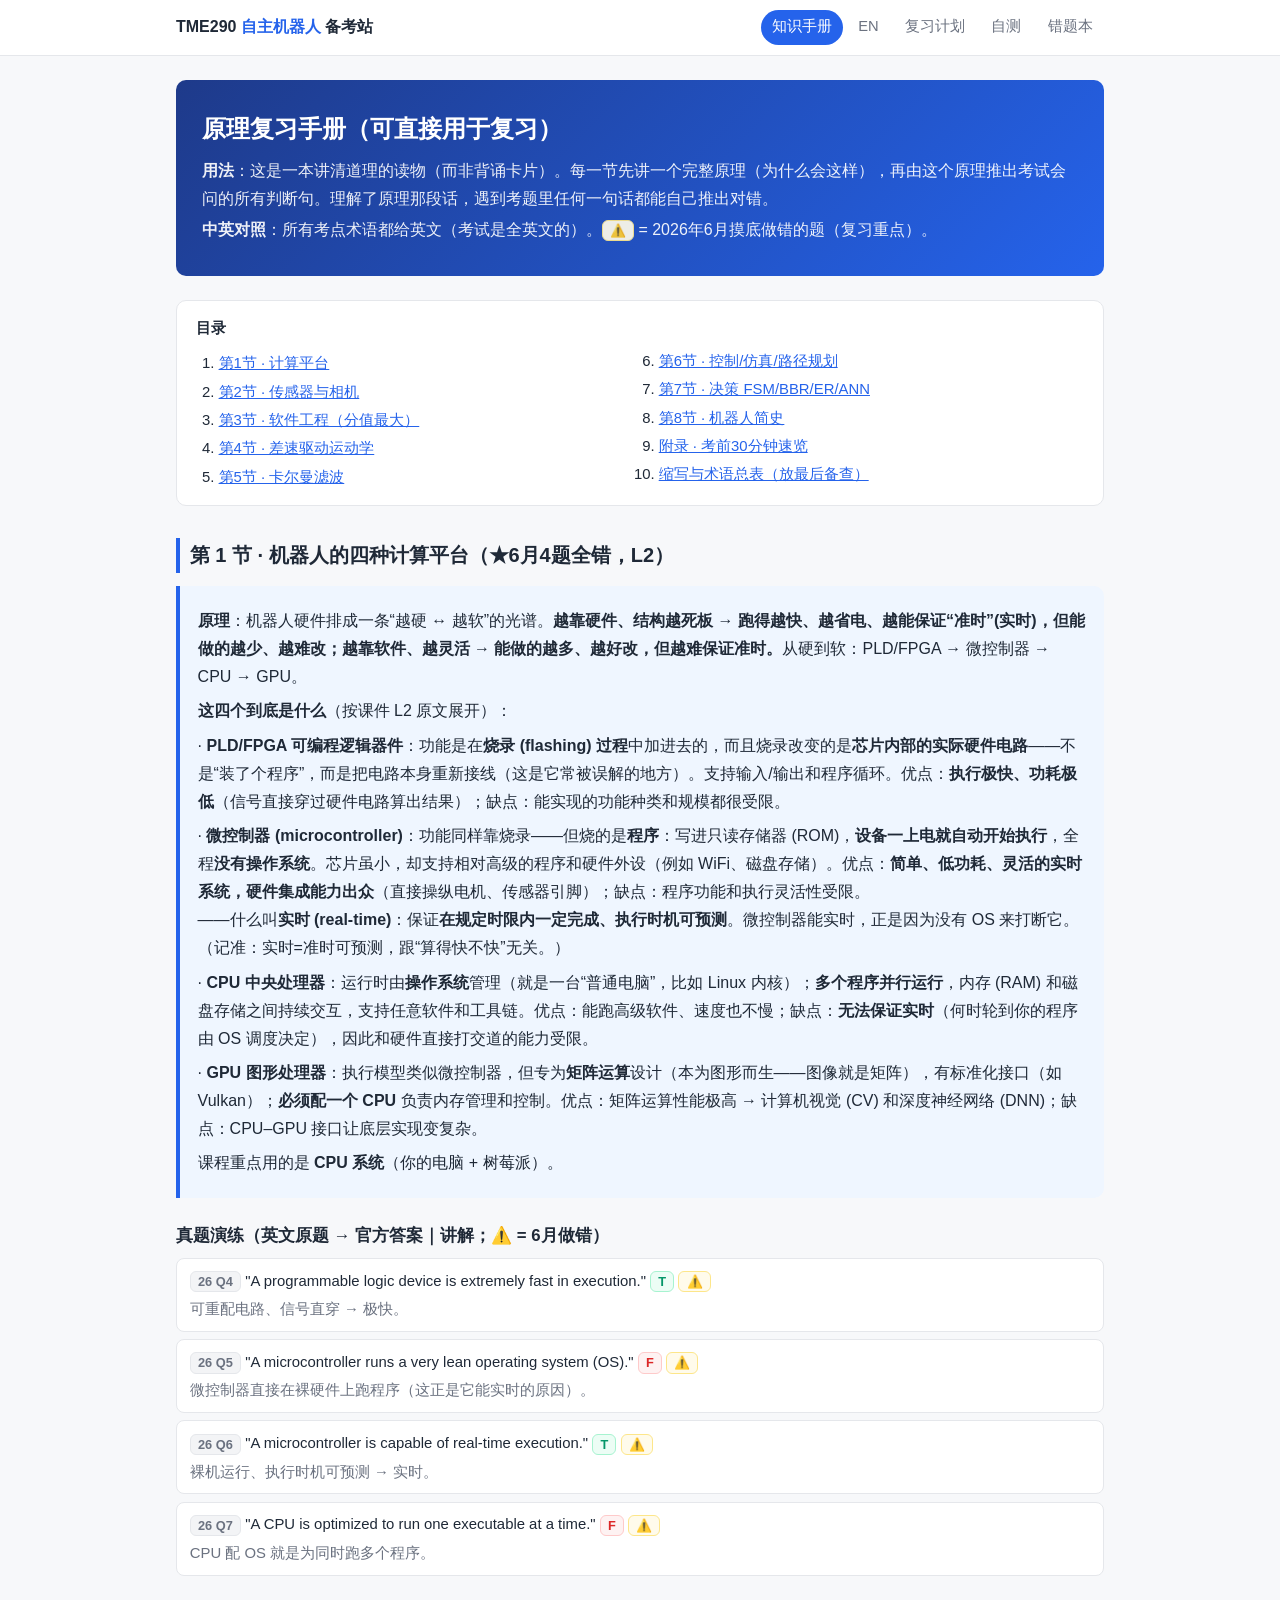
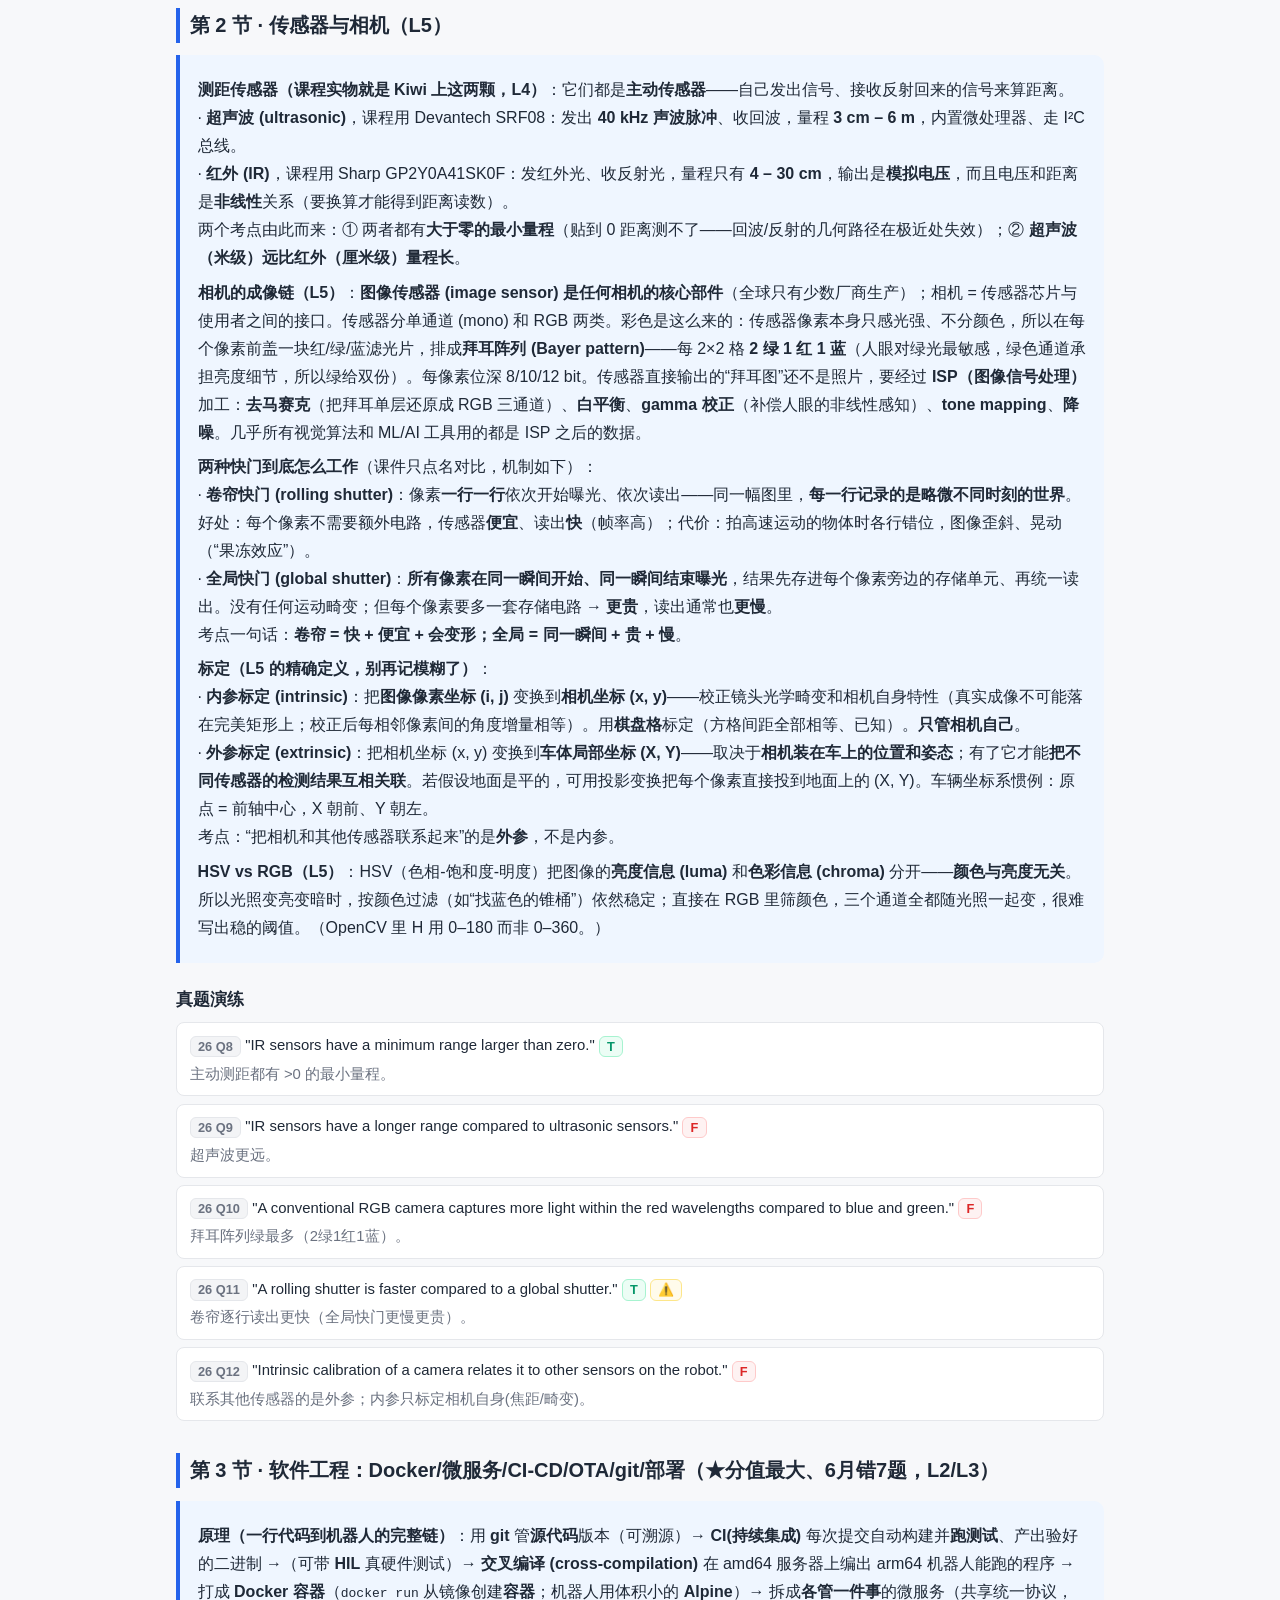
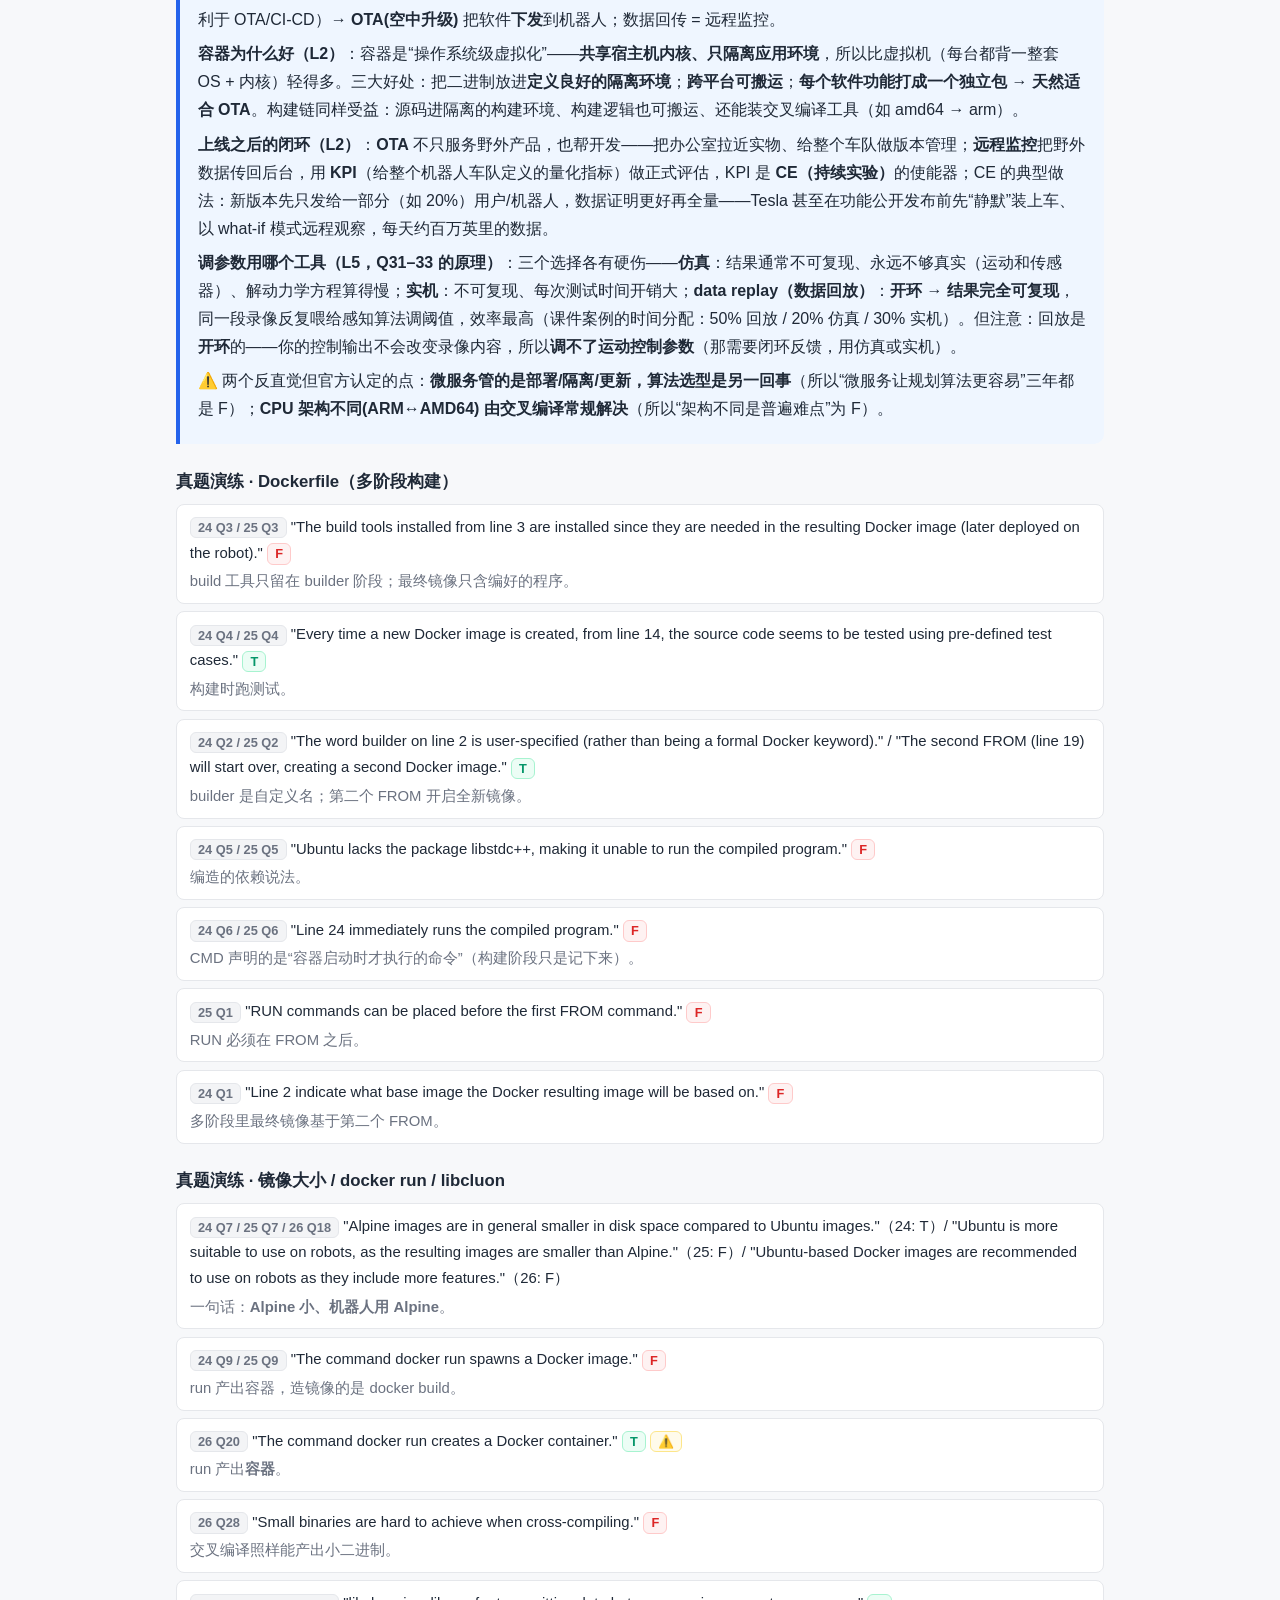
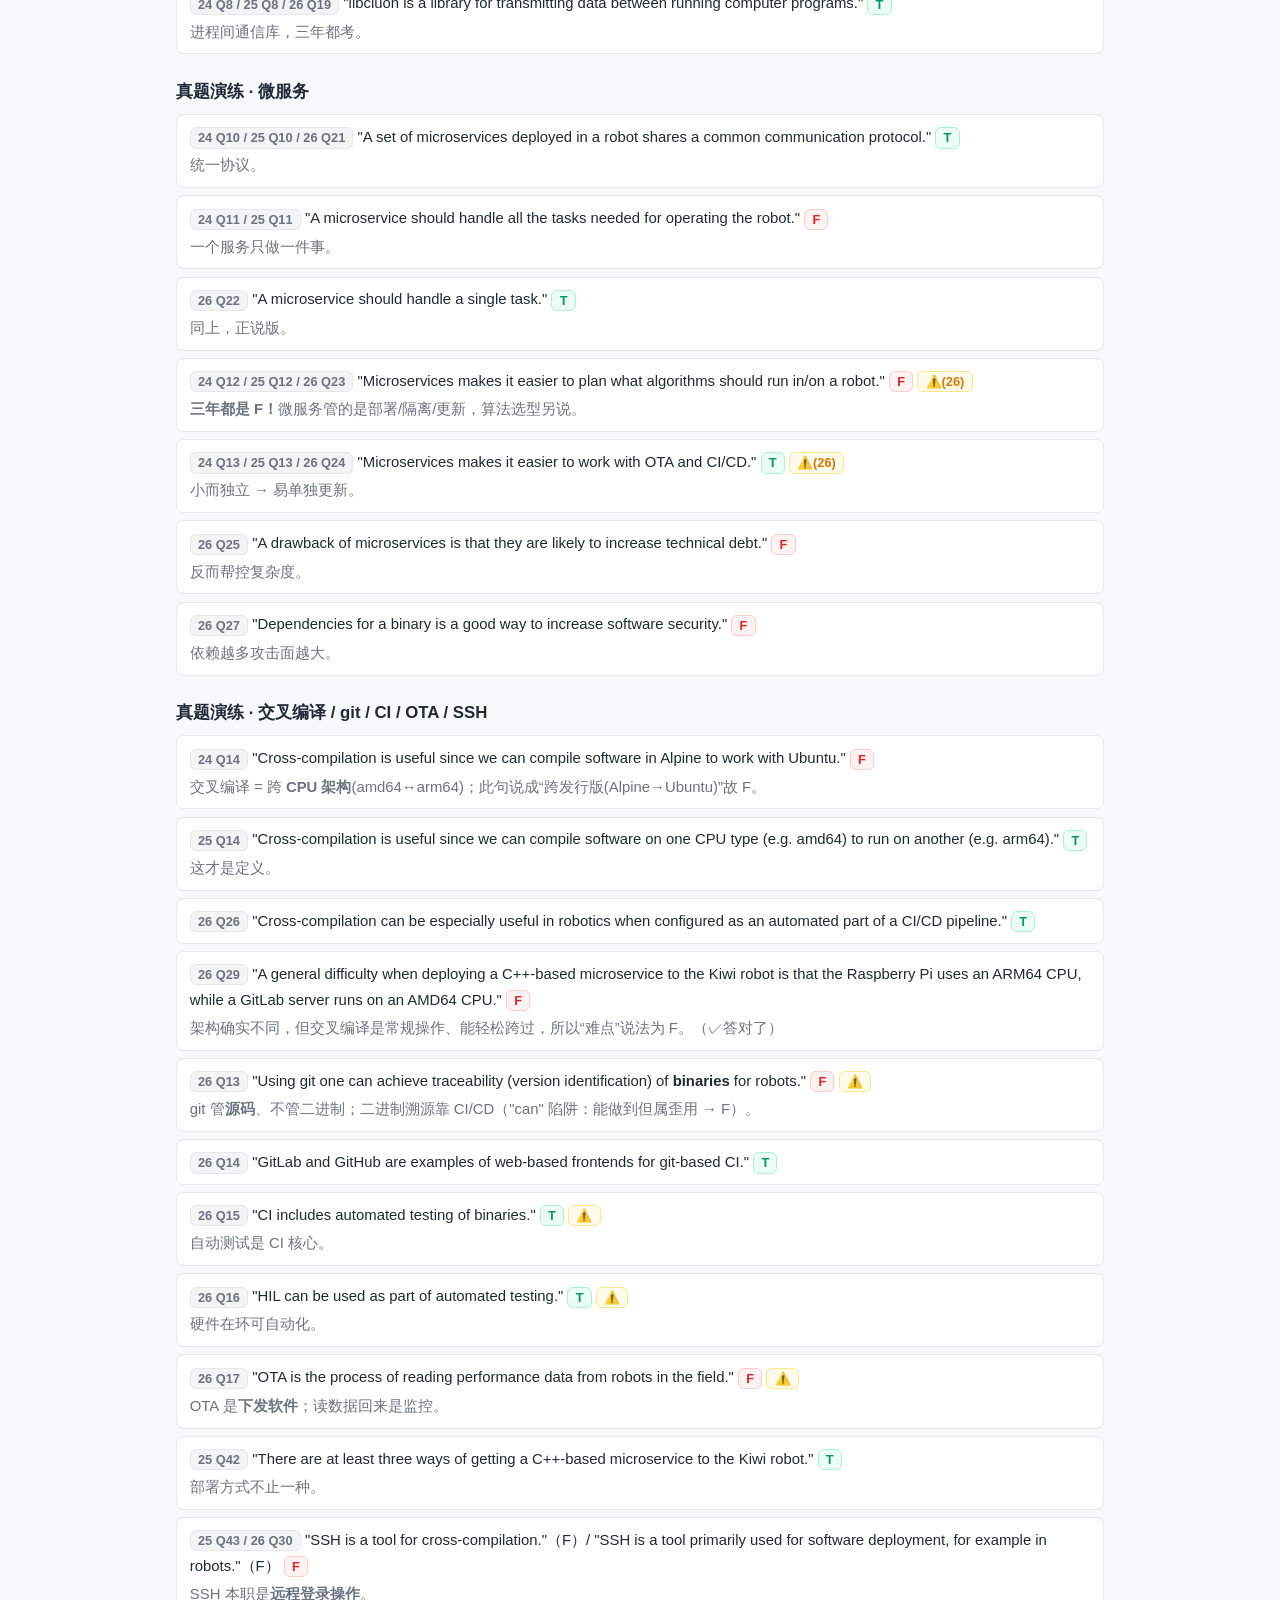
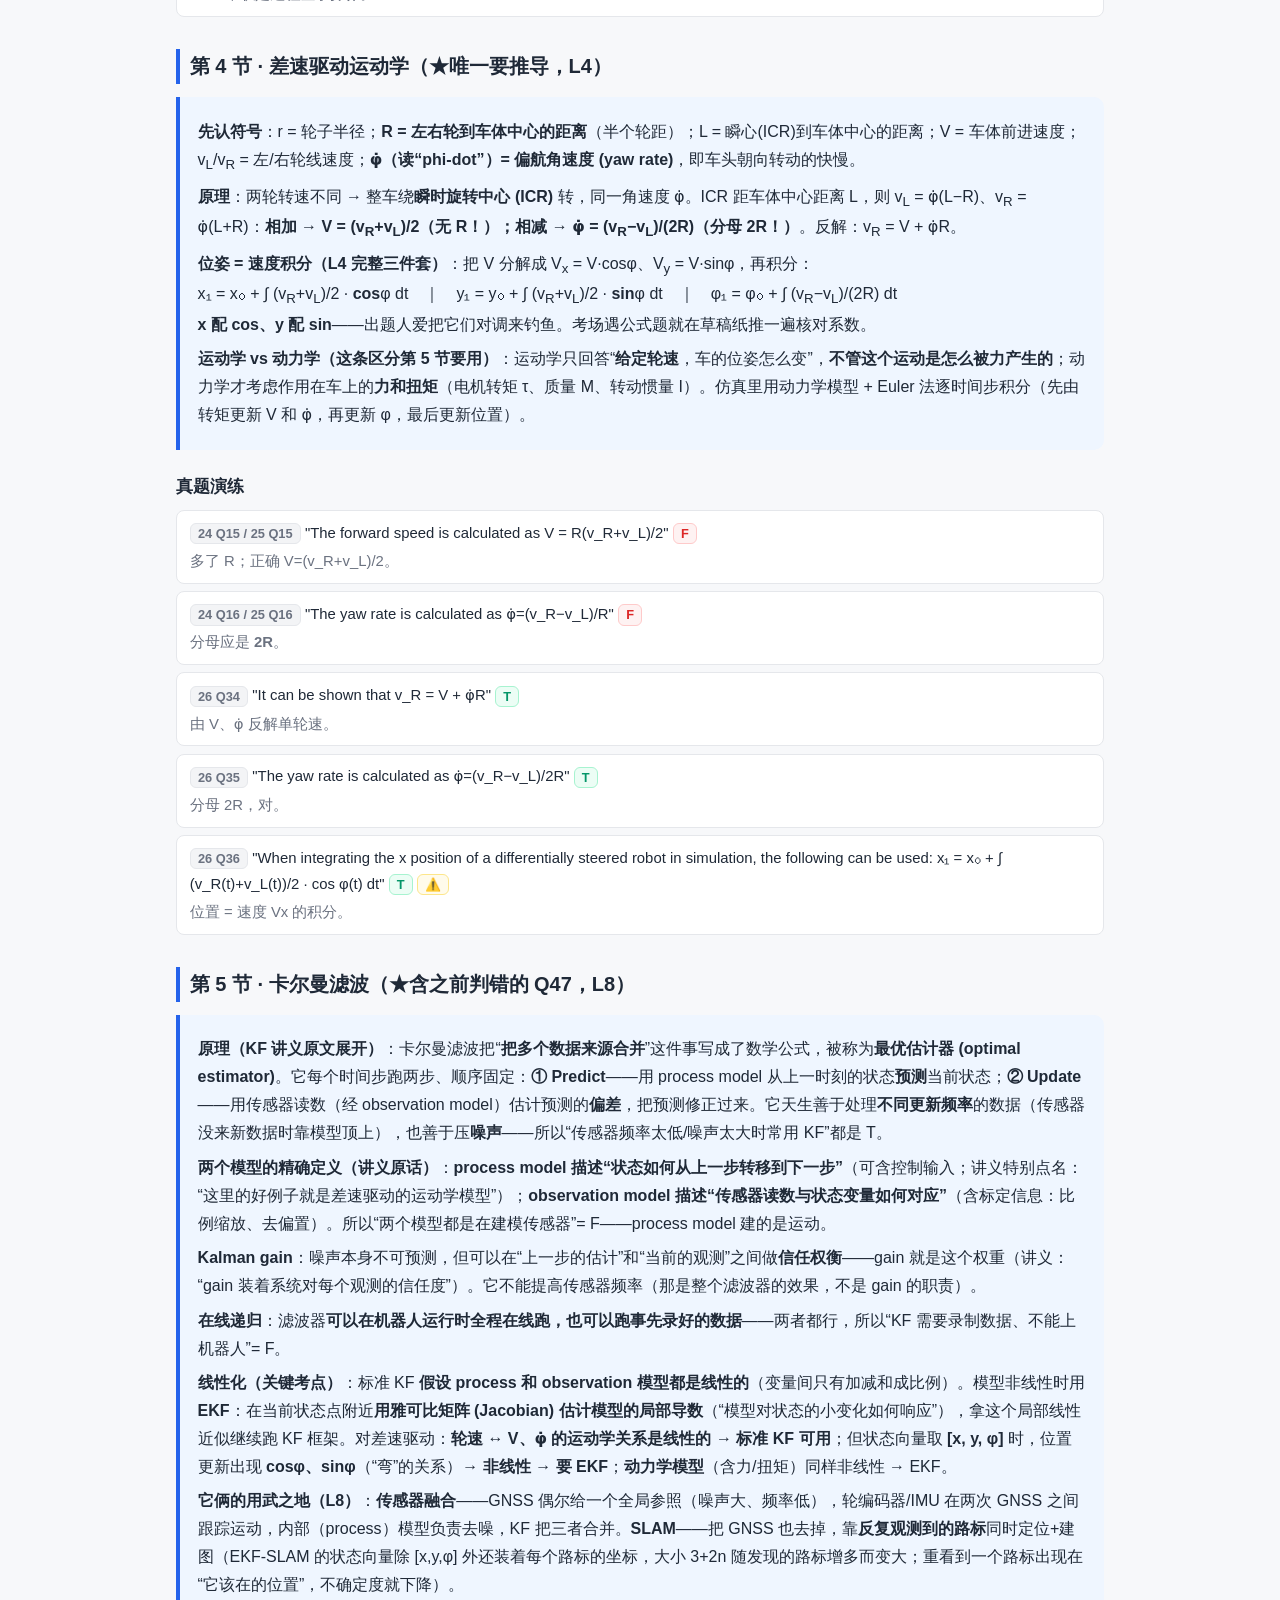
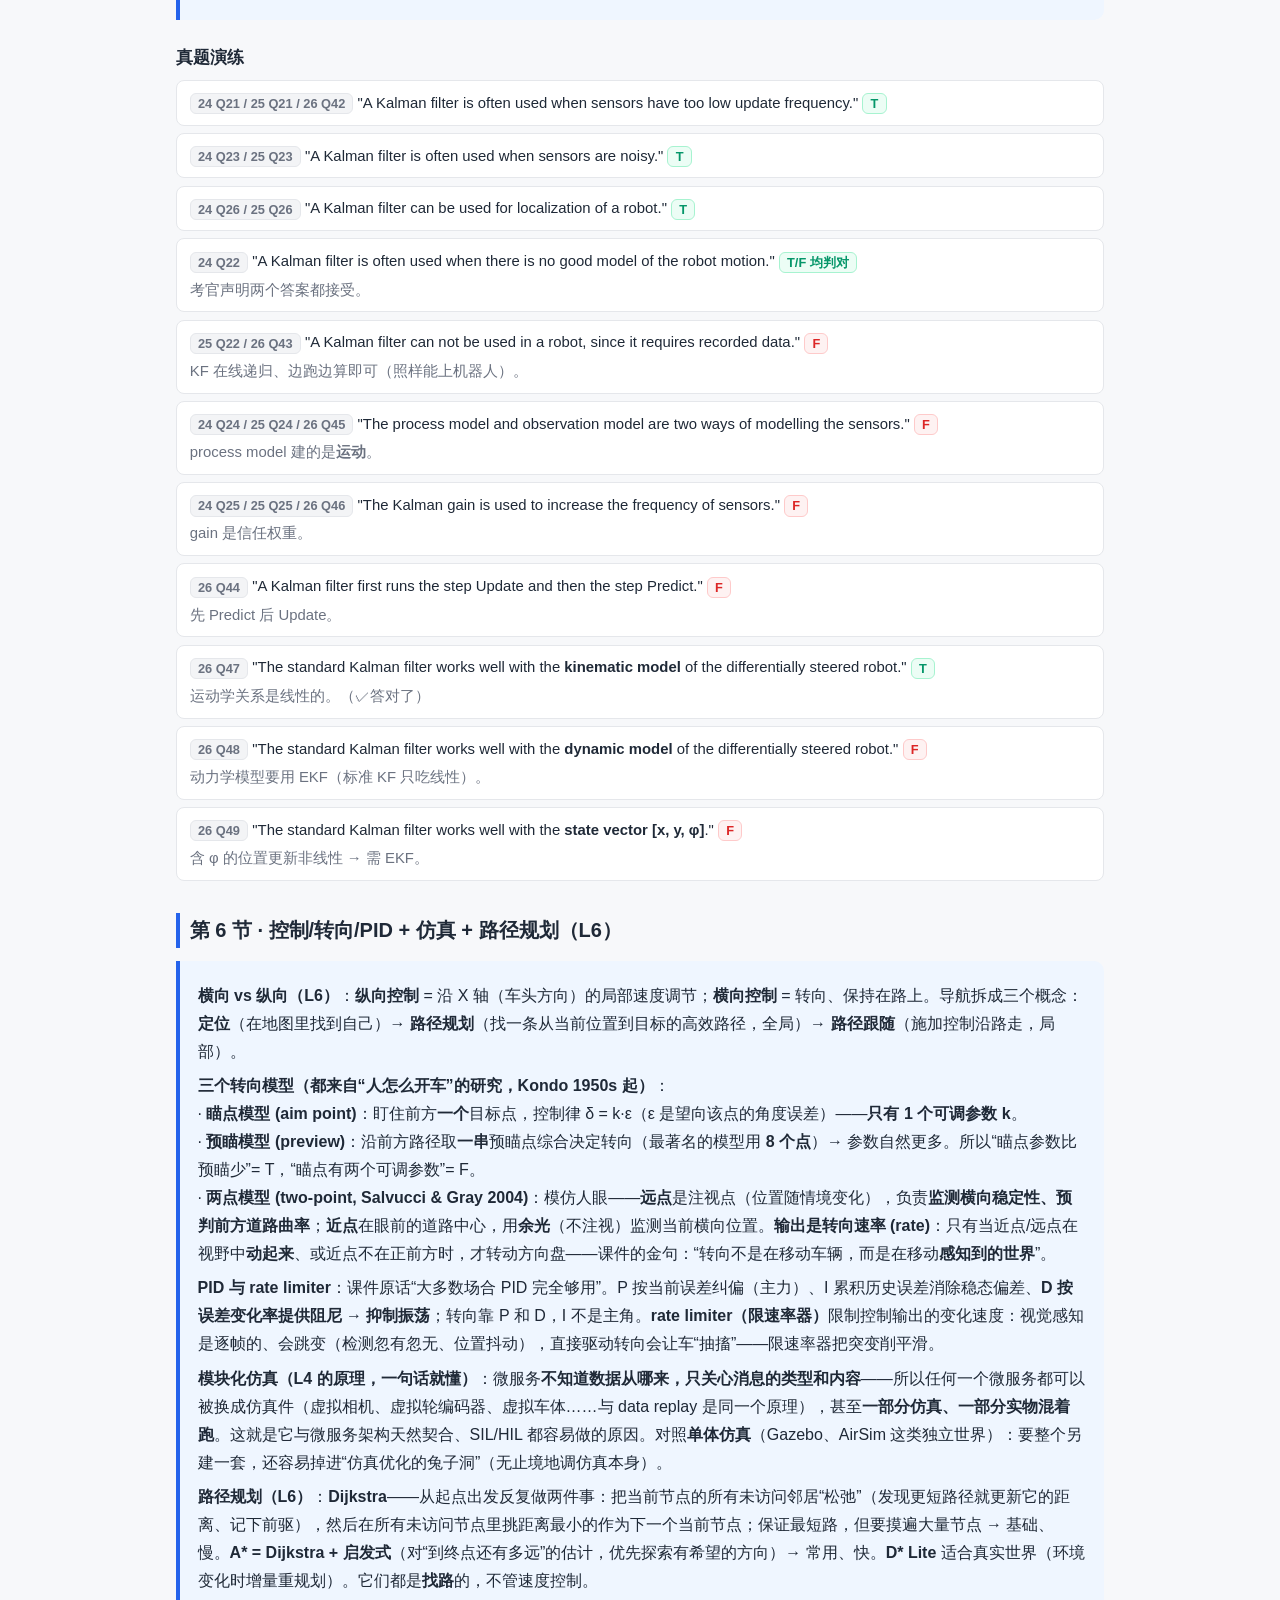
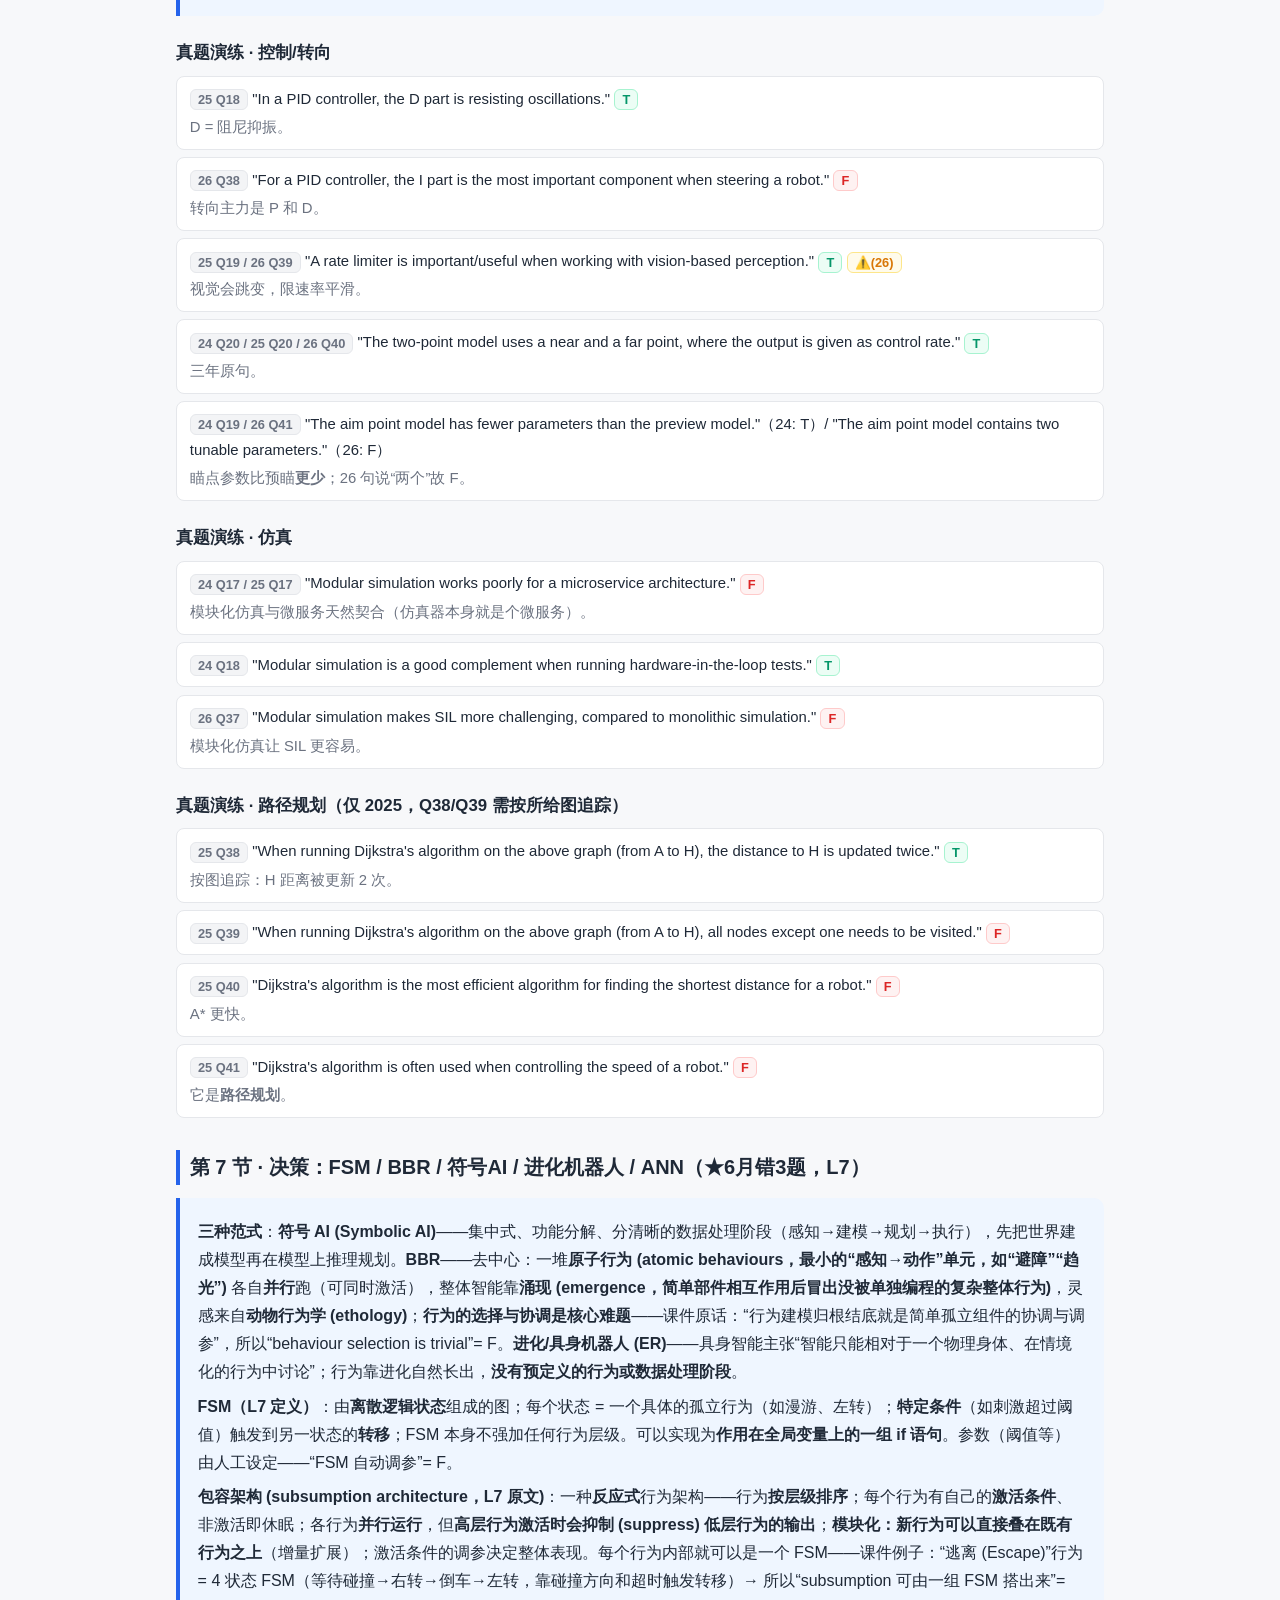
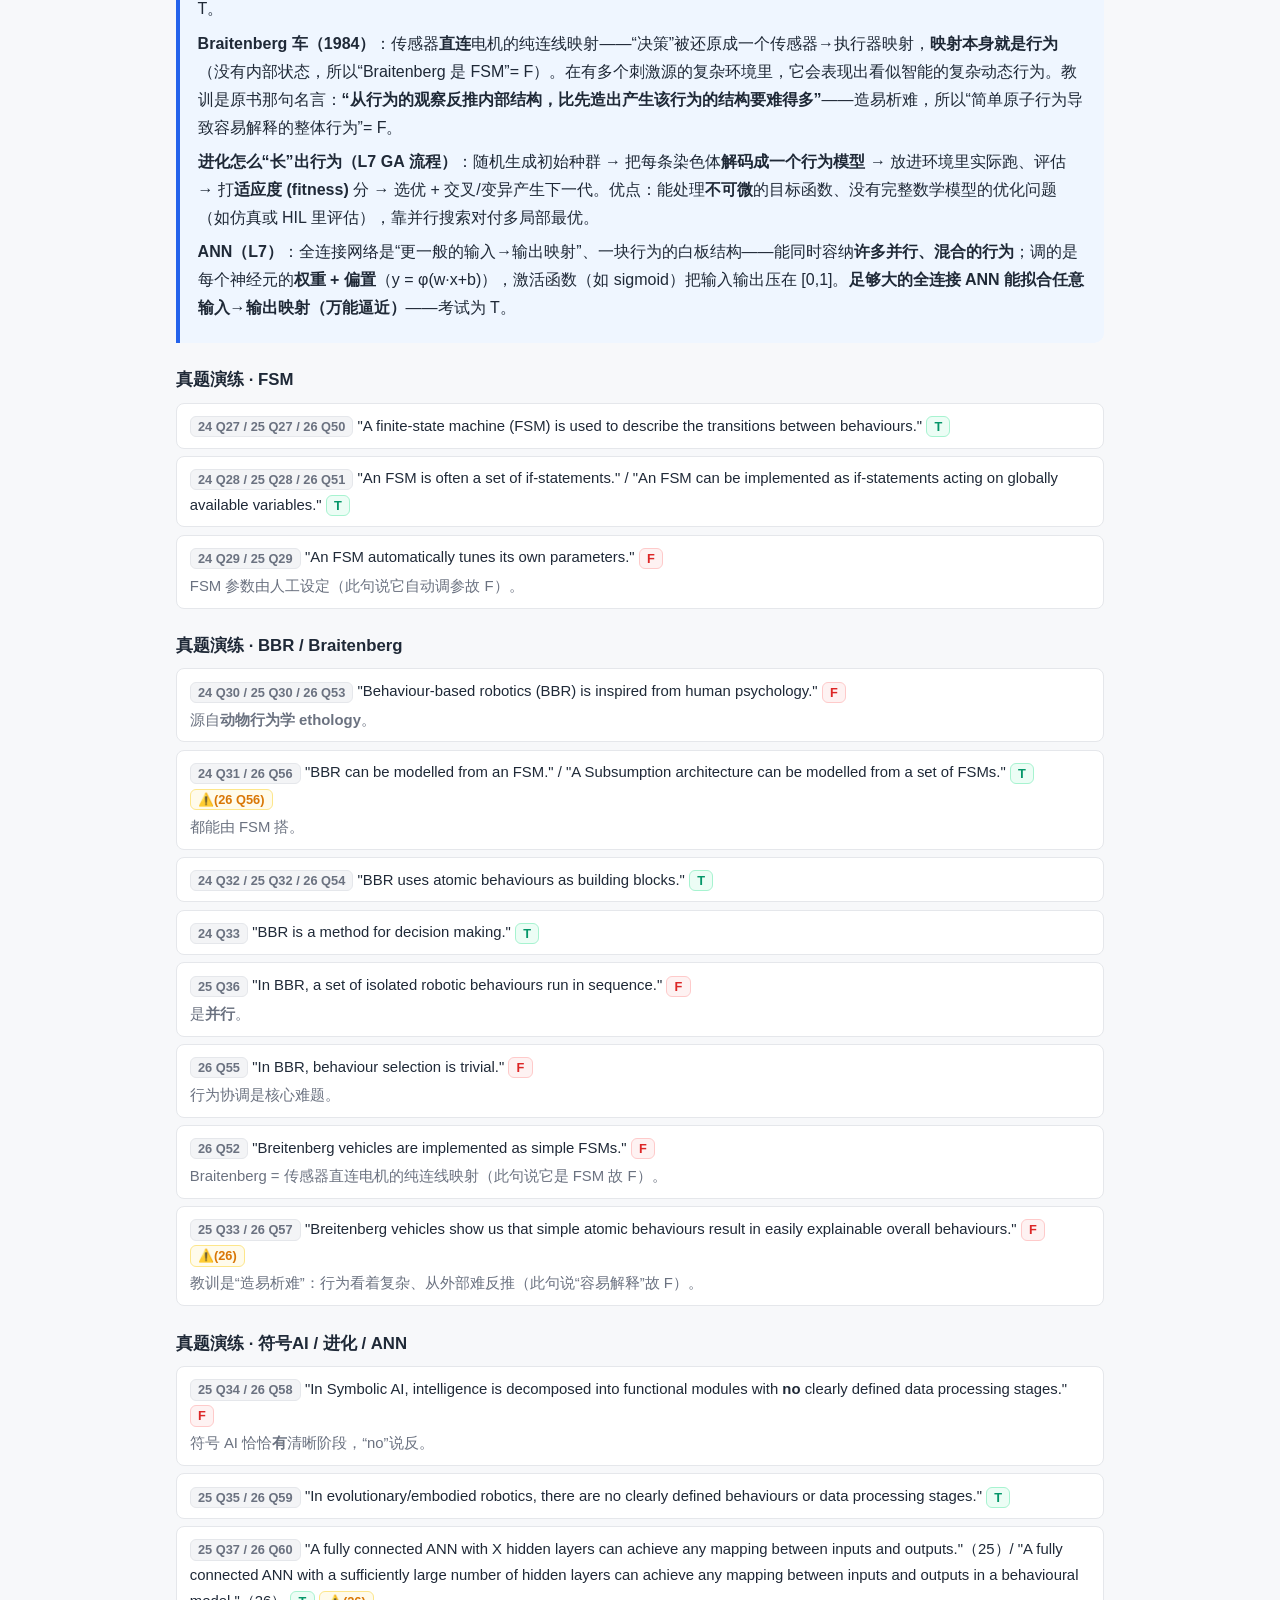
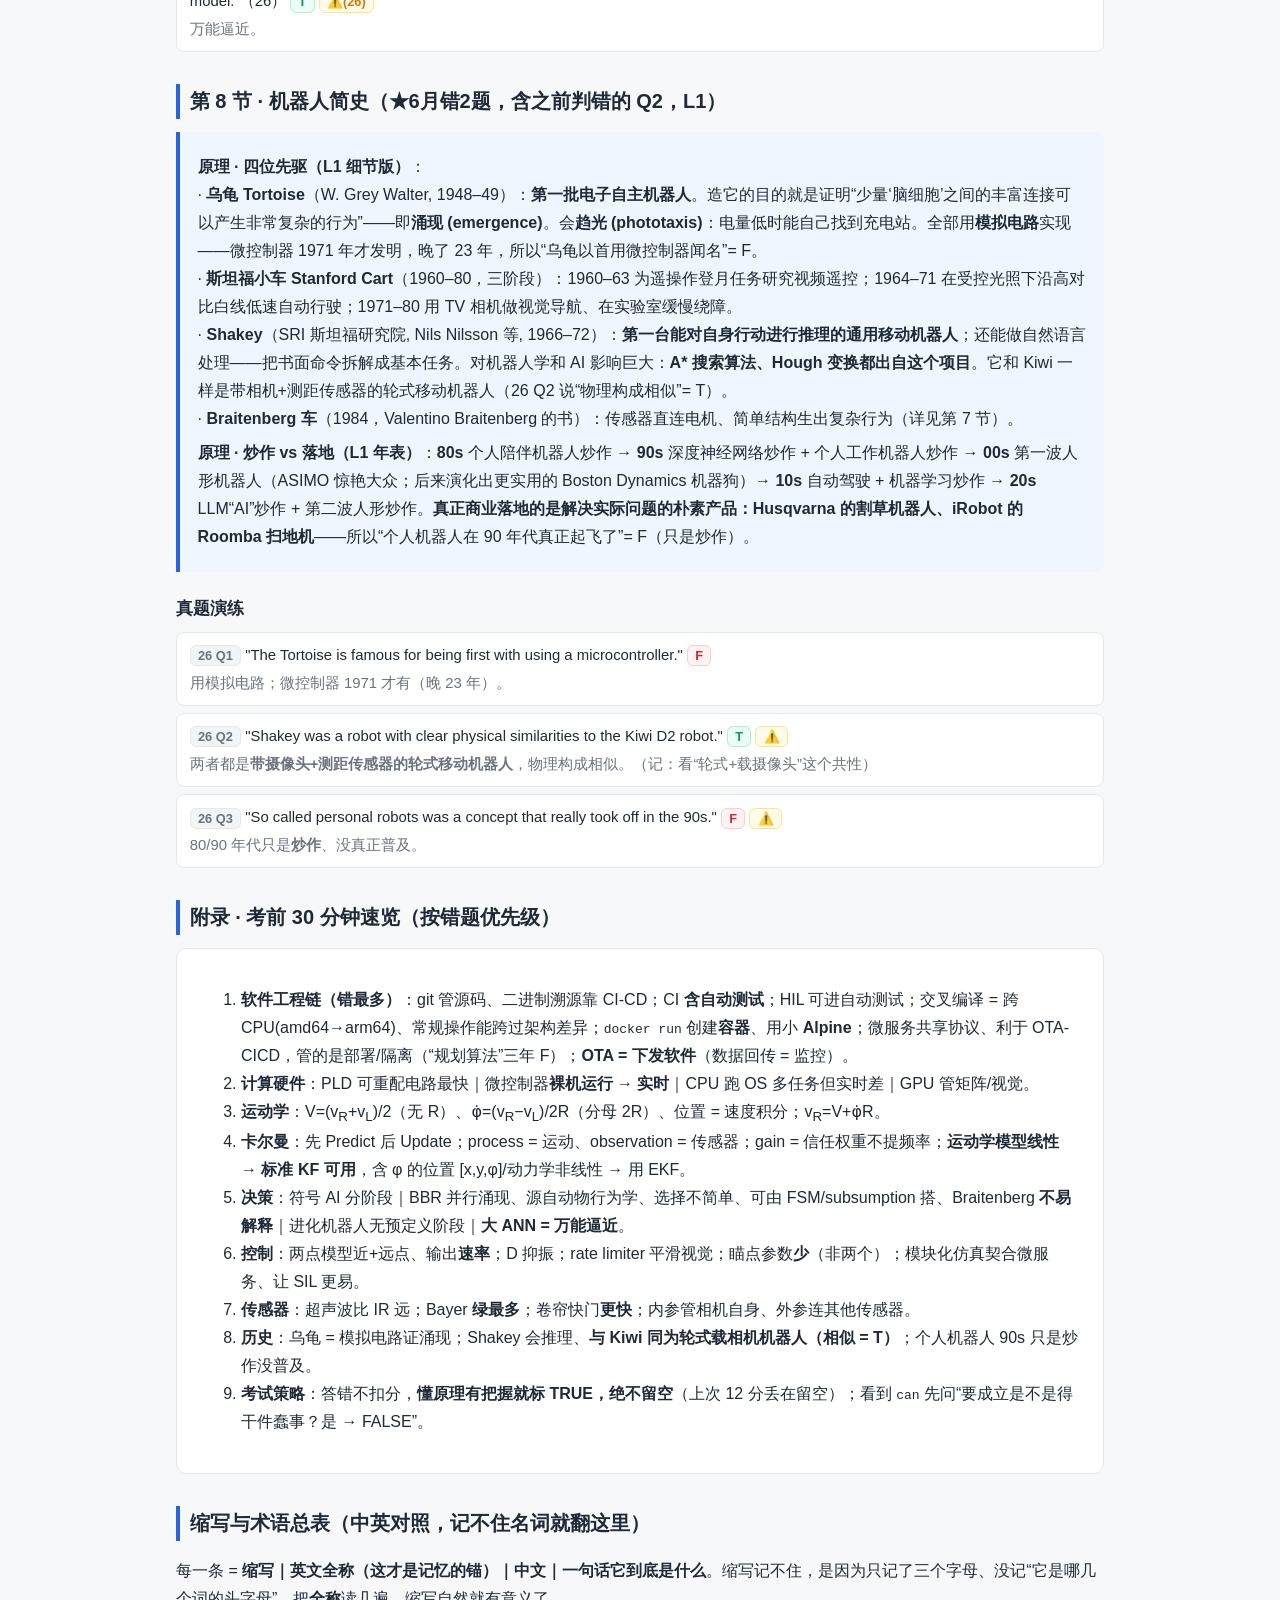
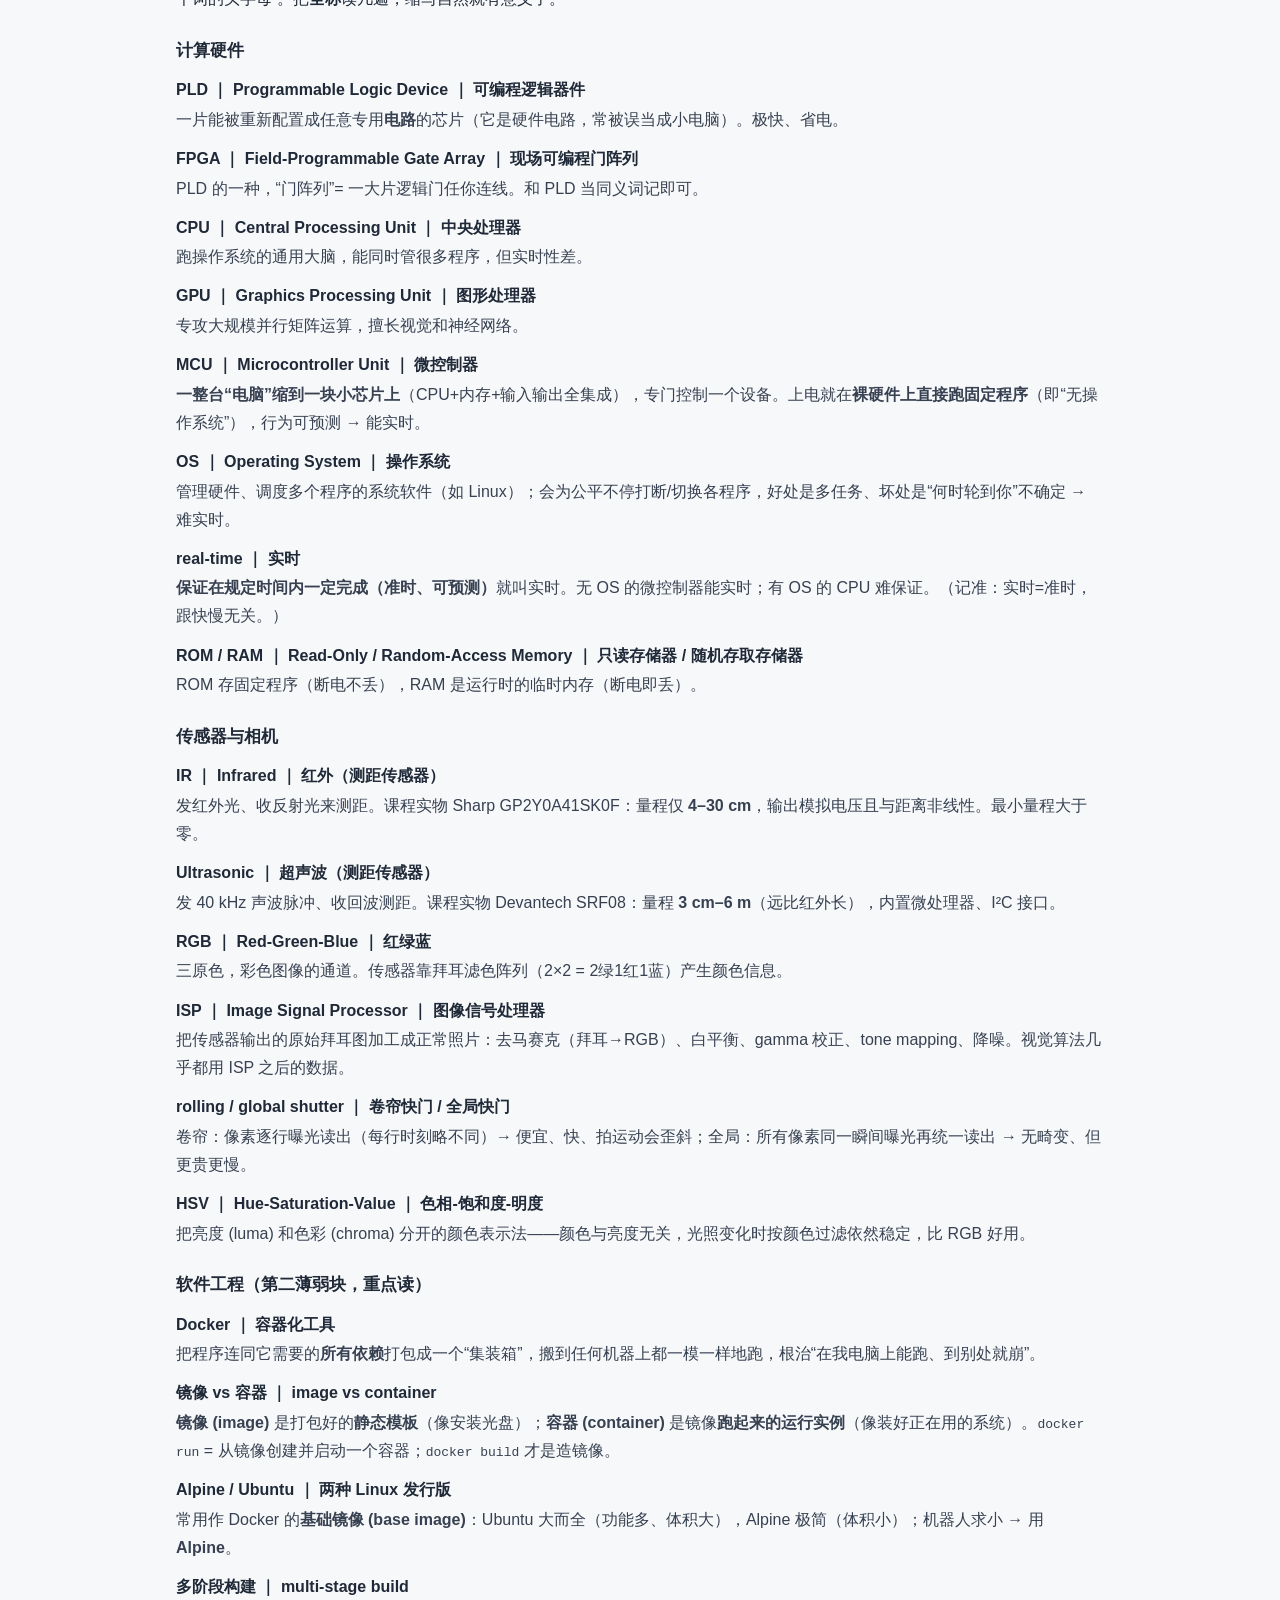
<file: index.html>
<!DOCTYPE html>
<html lang="zh-CN">
<head>
<meta charset="UTF-8">
<meta name="viewport" content="width=device-width, initial-scale=1.0, viewport-fit=cover">
<title>TME290 知识手册 · 原理复习</title>
<link rel="stylesheet" href="style.css">
<link rel="icon" href="data:image/svg+xml,<svg xmlns='http://www.w3.org/2000/svg' viewBox='0 0 100 100'><text y='.9em' font-size='90'>🤖</text></svg>">
</head>
<body>

<nav class="nav">
  <div class="nav-inner">
    <a class="brand" href="index.html">TME290 <span>自主机器人</span> 备考站</a>
    <div class="links">
      <a href="index.html" class="active">知识手册</a>
      <a href="en.html">EN</a>
      <a href="plan.html">复习计划</a>
      <a href="exam.html">自测</a>
      <a href="wrongbook.html">错题本</a>
    </div>
  </div>
</nav>

<div class="wrap">

<div class="hero">
  <h1>原理复习手册（可直接用于复习）</h1>
  <p><strong>用法</strong>：这是一本讲清道理的读物（而非背诵卡片）。每一节先讲一个完整原理（为什么会这样），再由这个原理推出考试会问的所有判断句。理解了原理那段话，遇到考题里任何一句话都能自己推出对错。</p>
  <p><strong>中英对照</strong>：所有考点术语都给英文（考试是全英文的）。<span class="badge warn">⚠️</span> = 2026年6月摸底做错的题（复习重点）。</p>
</div>

<div class="toc">
  <strong>目录</strong>
  <ol>
    <li><a href="#s1">第1节 · 计算平台</a></li>
    <li><a href="#s2">第2节 · 传感器与相机</a></li>
    <li><a href="#s3">第3节 · 软件工程（分值最大）</a></li>
    <li><a href="#s4">第4节 · 差速驱动运动学</a></li>
    <li><a href="#s5">第5节 · 卡尔曼滤波</a></li>
    <li><a href="#s6">第6节 · 控制/仿真/路径规划</a></li>
    <li><a href="#s7">第7节 · 决策 FSM/BBR/ER/ANN</a></li>
    <li><a href="#s8">第8节 · 机器人简史</a></li>
    <li><a href="#quick">附录 · 考前30分钟速览</a></li>
    <li><a href="#terms">缩写与术语总表（放最后备查）</a></li>
  </ol>
</div>

<!-- ============ 第1节 ============ -->
<h2 id="s1">第 1 节 · 机器人的四种计算平台（★6月4题全错，L2）</h2>
<div class="principle">
  <p><strong>原理</strong>：机器人硬件排成一条“越硬 ↔ 越软”的光谱。<strong>越靠硬件、结构越死板 → 跑得越快、越省电、越能保证“准时”(实时)，但能做的越少、越难改；越靠软件、越灵活 → 能做的越多、越好改，但越难保证准时。</strong>从硬到软：PLD/FPGA → 微控制器 → CPU → GPU。</p>
  <p><strong>这四个到底是什么</strong>（按课件 L2 原文展开）：</p>
  <p>· <strong>PLD/FPGA 可编程逻辑器件</strong>：功能是在<strong>烧录 (flashing) 过程</strong>中加进去的，而且烧录改变的是<strong>芯片内部的实际硬件电路</strong>——不是“装了个程序”，而是把电路本身重新接线（这是它常被误解的地方）。支持输入/输出和程序循环。优点：<strong>执行极快、功耗极低</strong>（信号直接穿过硬件电路算出结果）；缺点：能实现的功能种类和规模都很受限。</p>
  <p>· <strong>微控制器 (microcontroller)</strong>：功能同样靠烧录——但烧的是<strong>程序</strong>：写进只读存储器 (ROM)，<strong>设备一上电就自动开始执行</strong>，全程<strong>没有操作系统</strong>。芯片虽小，却支持相对高级的程序和硬件外设（例如 WiFi、磁盘存储）。优点：<strong>简单、低功耗、灵活的实时系统，硬件集成能力出众</strong>（直接操纵电机、传感器引脚）；缺点：程序功能和执行灵活性受限。<br>——什么叫<strong>实时 (real-time)</strong>：保证<strong>在规定时限内一定完成、执行时机可预测</strong>。微控制器能实时，正是因为没有 OS 来打断它。（记准：实时=准时可预测，跟“算得快不快”无关。）</p>
  <p>· <strong>CPU 中央处理器</strong>：运行时由<strong>操作系统</strong>管理（就是一台“普通电脑”，比如 Linux 内核）；<strong>多个程序并行运行</strong>，内存 (RAM) 和磁盘存储之间持续交互，支持任意软件和工具链。优点：能跑高级软件、速度也不慢；缺点：<strong>无法保证实时</strong>（何时轮到你的程序由 OS 调度决定），因此和硬件直接打交道的能力受限。</p>
  <p>· <strong>GPU 图形处理器</strong>：执行模型类似微控制器，但专为<strong>矩阵运算</strong>设计（本为图形而生——图像就是矩阵），有标准化接口（如 Vulkan）；<strong>必须配一个 CPU</strong> 负责内存管理和控制。优点：矩阵运算性能极高 → 计算机视觉 (CV) 和深度神经网络 (DNN)；缺点：CPU–GPU 接口让底层实现变复杂。</p>
  <p>课程重点用的是 <strong>CPU 系统</strong>（你的电脑 + 树莓派）。</p>
</div>
<h3>真题演练（英文原题 → 官方答案｜讲解；⚠️ = 6月做错）</h3>
<ul class="qlist">
  <li><span class="badge year">26 Q4</span> <span class="en">"A programmable logic device is extremely fast in execution."</span> <span class="badge t">T</span> <span class="badge warn">⚠️</span><span class="zh">可重配电路、信号直穿 → 极快。</span></li>
  <li><span class="badge year">26 Q5</span> <span class="en">"A microcontroller runs a very lean operating system (OS)."</span> <span class="badge f">F</span> <span class="badge warn">⚠️</span><span class="zh">微控制器直接在裸硬件上跑程序（这正是它能实时的原因）。</span></li>
  <li><span class="badge year">26 Q6</span> <span class="en">"A microcontroller is capable of real-time execution."</span> <span class="badge t">T</span> <span class="badge warn">⚠️</span><span class="zh">裸机运行、执行时机可预测 → 实时。</span></li>
  <li><span class="badge year">26 Q7</span> <span class="en">"A CPU is optimized to run one executable at a time."</span> <span class="badge f">F</span> <span class="badge warn">⚠️</span><span class="zh">CPU 配 OS 就是为同时跑多个程序。</span></li>
</ul>

<!-- ============ 第2节 ============ -->
<h2 id="s2">第 2 节 · 传感器与相机（L5）</h2>
<div class="principle">
  <p><strong>测距传感器（课程实物就是 Kiwi 上这两颗，L4）</strong>：它们都是<strong>主动传感器</strong>——自己发出信号、接收反射回来的信号来算距离。<br>
  · <strong>超声波 (ultrasonic)</strong>，课程用 Devantech SRF08：发出 <strong>40 kHz 声波脉冲</strong>、收回波，量程 <strong>3 cm – 6 m</strong>，内置微处理器、走 I²C 总线。<br>
  · <strong>红外 (IR)</strong>，课程用 Sharp GP2Y0A41SK0F：发红外光、收反射光，量程只有 <strong>4 – 30 cm</strong>，输出是<strong>模拟电压</strong>，而且电压和距离是<strong>非线性</strong>关系（要换算才能得到距离读数）。<br>
  两个考点由此而来：① 两者都有<strong>大于零的最小量程</strong>（贴到 0 距离测不了——回波/反射的几何路径在极近处失效）；② <strong>超声波（米级）远比红外（厘米级）量程长</strong>。</p>
  <p><strong>相机的成像链（L5）</strong>：<strong>图像传感器 (image sensor) 是任何相机的核心部件</strong>（全球只有少数厂商生产）；相机 = 传感器芯片与使用者之间的接口。传感器分单通道 (mono) 和 RGB 两类。彩色是这么来的：传感器像素本身只感光强、不分颜色，所以在每个像素前盖一块红/绿/蓝滤光片，排成<strong>拜耳阵列 (Bayer pattern)</strong>——每 2×2 格 <strong>2 绿 1 红 1 蓝</strong>（人眼对绿光最敏感，绿色通道承担亮度细节，所以绿给双份）。每像素位深 8/10/12 bit。传感器直接输出的“拜耳图”还不是照片，要经过 <strong>ISP（图像信号处理）</strong>加工：<strong>去马赛克</strong>（把拜耳单层还原成 RGB 三通道）、<strong>白平衡</strong>、<strong>gamma 校正</strong>（补偿人眼的非线性感知）、<strong>tone mapping</strong>、<strong>降噪</strong>。几乎所有视觉算法和 ML/AI 工具用的都是 ISP 之后的数据。</p>
  <p><strong>两种快门到底怎么工作</strong>（课件只点名对比，机制如下）：<br>
  · <strong>卷帘快门 (rolling shutter)</strong>：像素<strong>一行一行</strong>依次开始曝光、依次读出——同一幅图里，<strong>每一行记录的是略微不同时刻的世界</strong>。好处：每个像素不需要额外电路，传感器<strong>便宜</strong>、读出<strong>快</strong>（帧率高）；代价：拍高速运动的物体时各行错位，图像歪斜、晃动（“果冻效应”）。<br>
  · <strong>全局快门 (global shutter)</strong>：<strong>所有像素在同一瞬间开始、同一瞬间结束曝光</strong>，结果先存进每个像素旁边的存储单元、再统一读出。没有任何运动畸变；但每个像素要多一套存储电路 → <strong>更贵</strong>，读出通常也<strong>更慢</strong>。<br>
  考点一句话：<strong>卷帘 = 快 + 便宜 + 会变形；全局 = 同一瞬间 + 贵 + 慢</strong>。</p>
  <p><strong>标定（L5 的精确定义，别再记模糊了）</strong>：<br>
  · <strong>内参标定 (intrinsic)</strong>：把<strong>图像像素坐标 (i, j)</strong> 变换到<strong>相机坐标 (x, y)</strong>——校正镜头光学畸变和相机自身特性（真实成像不可能落在完美矩形上；校正后每相邻像素间的角度增量相等）。用<strong>棋盘格</strong>标定（方格间距全部相等、已知）。<strong>只管相机自己</strong>。<br>
  · <strong>外参标定 (extrinsic)</strong>：把相机坐标 (x, y) 变换到<strong>车体局部坐标 (X, Y)</strong>——取决于<strong>相机装在车上的位置和姿态</strong>；有了它才能<strong>把不同传感器的检测结果互相关联</strong>。若假设地面是平的，可用投影变换把每个像素直接投到地面上的 (X, Y)。车辆坐标系惯例：原点 = 前轴中心，X 朝前、Y 朝左。<br>
  考点：“把相机和其他传感器联系起来”的是<strong>外参</strong>，不是内参。</p>
  <p><strong>HSV vs RGB（L5）</strong>：HSV（色相-饱和度-明度）把图像的<strong>亮度信息 (luma)</strong> 和<strong>色彩信息 (chroma)</strong> 分开——<strong>颜色与亮度无关</strong>。所以光照变亮变暗时，按颜色过滤（如“找蓝色的锥桶”）依然稳定；直接在 RGB 里筛颜色，三个通道全都随光照一起变，很难写出稳的阈值。（OpenCV 里 H 用 0–180 而非 0–360。）</p>
</div>
<h3>真题演练</h3>
<ul class="qlist">
  <li><span class="badge year">26 Q8</span> <span class="en">"IR sensors have a minimum range larger than zero."</span> <span class="badge t">T</span><span class="zh">主动测距都有 &gt;0 的最小量程。</span></li>
  <li><span class="badge year">26 Q9</span> <span class="en">"IR sensors have a longer range compared to ultrasonic sensors."</span> <span class="badge f">F</span><span class="zh">超声波更远。</span></li>
  <li><span class="badge year">26 Q10</span> <span class="en">"A conventional RGB camera captures more light within the red wavelengths compared to blue and green."</span> <span class="badge f">F</span><span class="zh">拜耳阵列绿最多（2绿1红1蓝）。</span></li>
  <li><span class="badge year">26 Q11</span> <span class="en">"A rolling shutter is faster compared to a global shutter."</span> <span class="badge t">T</span> <span class="badge warn">⚠️</span><span class="zh">卷帘逐行读出更快（全局快门更慢更贵）。</span></li>
  <li><span class="badge year">26 Q12</span> <span class="en">"Intrinsic calibration of a camera relates it to other sensors on the robot."</span> <span class="badge f">F</span><span class="zh">联系其他传感器的是外参；内参只标定相机自身(焦距/畸变)。</span></li>
</ul>

<!-- ============ 第3节 ============ -->
<h2 id="s3">第 3 节 · 软件工程：Docker/微服务/CI-CD/OTA/git/部署（★分值最大、6月错7题，L2/L3）</h2>
<div class="principle">
  <p><strong>原理（一行代码到机器人的完整链）</strong>：用 <strong>git</strong> 管<strong>源代码</strong>版本（可溯源）→ <strong>CI(持续集成)</strong> 每次提交自动构建并<strong>跑测试</strong>、产出验好的二进制 →（可带 <strong>HIL</strong> 真硬件测试）→ <strong>交叉编译 (cross-compilation)</strong> 在 amd64 服务器上编出 arm64 机器人能跑的程序 → 打成 <strong>Docker 容器</strong>（<code>docker run</code> 从镜像创建<strong>容器</strong>；机器人用体积小的 <strong>Alpine</strong>）→ 拆成<strong>各管一件事</strong>的微服务（共享统一协议，利于 OTA/CI-CD）→ <strong>OTA(空中升级)</strong> 把软件<strong>下发</strong>到机器人；数据回传 = 远程监控。</p>
  <p><strong>容器为什么好（L2）</strong>：容器是“操作系统级虚拟化”——<strong>共享宿主机内核、只隔离应用环境</strong>，所以比虚拟机（每台都背一整套 OS + 内核）轻得多。三大好处：把二进制放进<strong>定义良好的隔离环境</strong>；<strong>跨平台可搬运</strong>；<strong>每个软件功能打成一个独立包 → 天然适合 OTA</strong>。构建链同样受益：源码进隔离的构建环境、构建逻辑也可搬运、还能装交叉编译工具（如 amd64 → arm）。</p>
  <p><strong>上线之后的闭环（L2）</strong>：<strong>OTA</strong> 不只服务野外产品，也帮开发——把办公室拉近实物、给整个车队做版本管理；<strong>远程监控</strong>把野外数据传回后台，用 <strong>KPI</strong>（给整个机器人车队定义的量化指标）做正式评估，KPI 是 <strong>CE（持续实验）</strong>的使能器；CE 的典型做法：新版本先只发给一部分（如 20%）用户/机器人，数据证明更好再全量——Tesla 甚至在功能公开发布前先“静默”装上车、以 what-if 模式远程观察，每天约百万英里的数据。</p>
  <p><strong>调参数用哪个工具（L5，Q31–33 的原理）</strong>：三个选择各有硬伤——<strong>仿真</strong>：结果通常不可复现、永远不够真实（运动和传感器）、解动力学方程算得慢；<strong>实机</strong>：不可复现、每次测试时间开销大；<strong>data replay（数据回放）</strong>：<strong>开环 → 结果完全可复现</strong>，同一段录像反复喂给感知算法调阈值，效率最高（课件案例的时间分配：50% 回放 / 20% 仿真 / 30% 实机）。但注意：回放是<strong>开环</strong>的——你的控制输出不会改变录像内容，所以<strong>调不了运动控制参数</strong>（那需要闭环反馈，用仿真或实机）。</p>
  <p>⚠️ 两个反直觉但官方认定的点：<strong>微服务管的是部署/隔离/更新，算法选型是另一回事</strong>（所以“微服务让规划算法更容易”三年都是 F）；<strong>CPU 架构不同(ARM↔AMD64) 由交叉编译常规解决</strong>（所以“架构不同是普遍难点”为 F）。</p>
</div>

<h3>真题演练 · Dockerfile（多阶段构建）</h3>
<ul class="qlist">
  <li><span class="badge year">24 Q3 / 25 Q3</span> <span class="en">"The build tools installed from line 3 are installed since they are needed in the resulting Docker image (later deployed on the robot)."</span> <span class="badge f">F</span><span class="zh">build 工具只留在 builder 阶段；最终镜像只含编好的程序。</span></li>
  <li><span class="badge year">24 Q4 / 25 Q4</span> <span class="en">"Every time a new Docker image is created, from line 14, the source code seems to be tested using pre-defined test cases."</span> <span class="badge t">T</span><span class="zh">构建时跑测试。</span></li>
  <li><span class="badge year">24 Q2 / 25 Q2</span> <span class="en">"The word builder on line 2 is user-specified (rather than being a formal Docker keyword)." / "The second FROM (line 19) will start over, creating a second Docker image."</span> <span class="badge t">T</span><span class="zh">builder 是自定义名；第二个 FROM 开启全新镜像。</span></li>
  <li><span class="badge year">24 Q5 / 25 Q5</span> <span class="en">"Ubuntu lacks the package libstdc++, making it unable to run the compiled program."</span> <span class="badge f">F</span><span class="zh">编造的依赖说法。</span></li>
  <li><span class="badge year">24 Q6 / 25 Q6</span> <span class="en">"Line 24 immediately runs the compiled program."</span> <span class="badge f">F</span><span class="zh">CMD 声明的是“容器启动时才执行的命令”（构建阶段只是记下来）。</span></li>
  <li><span class="badge year">25 Q1</span> <span class="en">"RUN commands can be placed before the first FROM command."</span> <span class="badge f">F</span><span class="zh">RUN 必须在 FROM 之后。</span></li>
  <li><span class="badge year">24 Q1</span> <span class="en">"Line 2 indicate what base image the Docker resulting image will be based on."</span> <span class="badge f">F</span><span class="zh">多阶段里最终镜像基于第二个 FROM。</span></li>
</ul>

<h3>真题演练 · 镜像大小 / docker run / libcluon</h3>
<ul class="qlist">
  <li><span class="badge year">24 Q7 / 25 Q7 / 26 Q18</span> <span class="en">"Alpine images are in general smaller in disk space compared to Ubuntu images."（24: T）/ "Ubuntu is more suitable to use on robots, as the resulting images are smaller than Alpine."（25: F）/ "Ubuntu-based Docker images are recommended to use on robots as they include more features."（26: F）</span><span class="zh">一句话：<strong>Alpine 小、机器人用 Alpine</strong>。</span></li>
  <li><span class="badge year">24 Q9 / 25 Q9</span> <span class="en">"The command docker run spawns a Docker image."</span> <span class="badge f">F</span><span class="zh">run 产出容器，造镜像的是 docker build。</span></li>
  <li><span class="badge year">26 Q20</span> <span class="en">"The command docker run creates a Docker container."</span> <span class="badge t">T</span> <span class="badge warn">⚠️</span><span class="zh">run 产出<strong>容器</strong>。</span></li>
  <li><span class="badge year">26 Q28</span> <span class="en">"Small binaries are hard to achieve when cross-compiling."</span> <span class="badge f">F</span><span class="zh">交叉编译照样能产出小二进制。</span></li>
  <li><span class="badge year">24 Q8 / 25 Q8 / 26 Q19</span> <span class="en">"libcluon is a library for transmitting data between running computer programs."</span> <span class="badge t">T</span><span class="zh">进程间通信库，三年都考。</span></li>
</ul>

<h3>真题演练 · 微服务</h3>
<ul class="qlist">
  <li><span class="badge year">24 Q10 / 25 Q10 / 26 Q21</span> <span class="en">"A set of microservices deployed in a robot shares a common communication protocol."</span> <span class="badge t">T</span><span class="zh">统一协议。</span></li>
  <li><span class="badge year">24 Q11 / 25 Q11</span> <span class="en">"A microservice should handle all the tasks needed for operating the robot."</span> <span class="badge f">F</span><span class="zh">一个服务只做一件事。</span></li>
  <li><span class="badge year">26 Q22</span> <span class="en">"A microservice should handle a single task."</span> <span class="badge t">T</span><span class="zh">同上，正说版。</span></li>
  <li><span class="badge year">24 Q12 / 25 Q12 / 26 Q23</span> <span class="en">"Microservices makes it easier to plan what algorithms should run in/on a robot."</span> <span class="badge f">F</span> <span class="badge warn">⚠️(26)</span><span class="zh"><strong>三年都是 F！</strong>微服务管的是部署/隔离/更新，算法选型另说。</span></li>
  <li><span class="badge year">24 Q13 / 25 Q13 / 26 Q24</span> <span class="en">"Microservices makes it easier to work with OTA and CI/CD."</span> <span class="badge t">T</span> <span class="badge warn">⚠️(26)</span><span class="zh">小而独立 → 易单独更新。</span></li>
  <li><span class="badge year">26 Q25</span> <span class="en">"A drawback of microservices is that they are likely to increase technical debt."</span> <span class="badge f">F</span><span class="zh">反而帮控复杂度。</span></li>
  <li><span class="badge year">26 Q27</span> <span class="en">"Dependencies for a binary is a good way to increase software security."</span> <span class="badge f">F</span><span class="zh">依赖越多攻击面越大。</span></li>
</ul>

<h3>真题演练 · 交叉编译 / git / CI / OTA / SSH</h3>
<ul class="qlist">
  <li><span class="badge year">24 Q14</span> <span class="en">"Cross-compilation is useful since we can compile software in Alpine to work with Ubuntu."</span> <span class="badge f">F</span><span class="zh">交叉编译 = 跨 <strong>CPU 架构</strong>(amd64↔arm64)；此句说成“跨发行版(Alpine→Ubuntu)”故 F。</span></li>
  <li><span class="badge year">25 Q14</span> <span class="en">"Cross-compilation is useful since we can compile software on one CPU type (e.g. amd64) to run on another (e.g. arm64)."</span> <span class="badge t">T</span><span class="zh">这才是定义。</span></li>
  <li><span class="badge year">26 Q26</span> <span class="en">"Cross-compilation can be especially useful in robotics when configured as an automated part of a CI/CD pipeline."</span> <span class="badge t">T</span></li>
  <li><span class="badge year">26 Q29</span> <span class="en">"A general difficulty when deploying a C++-based microservice to the Kiwi robot is that the Raspberry Pi uses an ARM64 CPU, while a GitLab server runs on an AMD64 CPU."</span> <span class="badge f">F</span><span class="zh">架构确实不同，但交叉编译是常规操作、能轻松跨过，所以“难点”说法为 F。（✓答对了）</span></li>
  <li><span class="badge year">26 Q13</span> <span class="en">"Using git one can achieve traceability (version identification) of <strong>binaries</strong> for robots."</span> <span class="badge f">F</span> <span class="badge warn">⚠️</span><span class="zh">git 管<strong>源码</strong>、不管二进制；二进制溯源靠 CI/CD（"can" 陷阱：能做到但属歪用 → F）。</span></li>
  <li><span class="badge year">26 Q14</span> <span class="en">"GitLab and GitHub are examples of web-based frontends for git-based CI."</span> <span class="badge t">T</span></li>
  <li><span class="badge year">26 Q15</span> <span class="en">"CI includes automated testing of binaries."</span> <span class="badge t">T</span> <span class="badge warn">⚠️</span><span class="zh">自动测试是 CI 核心。</span></li>
  <li><span class="badge year">26 Q16</span> <span class="en">"HIL can be used as part of automated testing."</span> <span class="badge t">T</span> <span class="badge warn">⚠️</span><span class="zh">硬件在环可自动化。</span></li>
  <li><span class="badge year">26 Q17</span> <span class="en">"OTA is the process of reading performance data from robots in the field."</span> <span class="badge f">F</span> <span class="badge warn">⚠️</span><span class="zh">OTA 是<strong>下发软件</strong>；读数据回来是监控。</span></li>
  <li><span class="badge year">25 Q42</span> <span class="en">"There are at least three ways of getting a C++-based microservice to the Kiwi robot."</span> <span class="badge t">T</span><span class="zh">部署方式不止一种。</span></li>
  <li><span class="badge year">25 Q43 / 26 Q30</span> <span class="en">"SSH is a tool for cross-compilation."（F）/ "SSH is a tool primarily used for software deployment, for example in robots."（F）</span> <span class="badge f">F</span><span class="zh">SSH 本职是<strong>远程登录操作</strong>。</span></li>
</ul>

<!-- ============ 第4节 ============ -->
<h2 id="s4">第 4 节 · 差速驱动运动学（★唯一要推导，L4）</h2>
<div class="principle">
  <p><strong>先认符号</strong>：r = 轮子半径；<strong>R = 左右轮到车体中心的距离</strong>（半个轮距）；L = 瞬心(ICR)到车体中心的距离；V = 车体前进速度；v<sub>L</sub>/v<sub>R</sub> = 左/右轮线速度；<strong>φ̇（读“phi-dot”）= 偏航角速度 (yaw rate)</strong>，即车头朝向转动的快慢。</p>
  <p><strong>原理</strong>：两轮转速不同 → 整车绕<strong>瞬时旋转中心 (ICR)</strong> 转，同一角速度 φ̇。ICR 距车体中心距离 L，则 v<sub>L</sub> = φ̇(L−R)、v<sub>R</sub> = φ̇(L+R)：<strong>相加 → V = (v<sub>R</sub>+v<sub>L</sub>)/2（无 R！）；相减 → φ̇ = (v<sub>R</sub>−v<sub>L</sub>)/(2R)（分母 2R！）</strong>。反解：v<sub>R</sub> = V + φ̇R。</p>
  <p><strong>位姿 = 速度积分（L4 完整三件套）</strong>：把 V 分解成 V<sub>x</sub> = V·cosφ、V<sub>y</sub> = V·sinφ，再积分：<br>
  x₁ = x₀ + ∫ (v<sub>R</sub>+v<sub>L</sub>)/2 · <strong>cos</strong>φ dt　｜　y₁ = y₀ + ∫ (v<sub>R</sub>+v<sub>L</sub>)/2 · <strong>sin</strong>φ dt　｜　φ₁ = φ₀ + ∫ (v<sub>R</sub>−v<sub>L</sub>)/(2R) dt<br>
  <strong>x 配 cos、y 配 sin</strong>——出题人爱把它们对调来钓鱼。考场遇公式题就在草稿纸推一遍核对系数。</p>
  <p><strong>运动学 vs 动力学（这条区分第 5 节要用）</strong>：运动学只回答“<strong>给定轮速</strong>，车的位姿怎么变”，<strong>不管这个运动是怎么被力产生的</strong>；动力学才考虑作用在车上的<strong>力和扭矩</strong>（电机转矩 τ、质量 M、转动惯量 I）。仿真里用动力学模型 + Euler 法逐时间步积分（先由转矩更新 V 和 φ̇，再更新 φ，最后更新位置）。</p>
</div>
<h3>真题演练</h3>
<ul class="qlist">
  <li><span class="badge year">24 Q15 / 25 Q15</span> <span class="en">"The forward speed is calculated as V = R(v_R+v_L)/2"</span> <span class="badge f">F</span><span class="zh">多了 R；正确 V=(v_R+v_L)/2。</span></li>
  <li><span class="badge year">24 Q16 / 25 Q16</span> <span class="en">"The yaw rate is calculated as φ̇=(v_R−v_L)/R"</span> <span class="badge f">F</span><span class="zh">分母应是 <strong>2R</strong>。</span></li>
  <li><span class="badge year">26 Q34</span> <span class="en">"It can be shown that v_R = V + φ̇R"</span> <span class="badge t">T</span><span class="zh">由 V、φ̇ 反解单轮速。</span></li>
  <li><span class="badge year">26 Q35</span> <span class="en">"The yaw rate is calculated as φ̇=(v_R−v_L)/2R"</span> <span class="badge t">T</span><span class="zh">分母 2R，对。</span></li>
  <li><span class="badge year">26 Q36</span> <span class="en">"When integrating the x position of a differentially steered robot in simulation, the following can be used: x₁ = x₀ + ∫ (v_R(t)+v_L(t))/2 · cos φ(t) dt"</span> <span class="badge t">T</span> <span class="badge warn">⚠️</span><span class="zh">位置 = 速度 Vx 的积分。</span></li>
</ul>

<!-- ============ 第5节 ============ -->
<h2 id="s5">第 5 节 · 卡尔曼滤波（★含之前判错的 Q47，L8）</h2>
<div class="principle">
  <p><strong>原理（KF 讲义原文展开）</strong>：卡尔曼滤波把“<strong>把多个数据来源合并</strong>”这件事写成了数学公式，被称为<strong>最优估计器 (optimal estimator)</strong>。它每个时间步跑两步、顺序固定：<strong>① Predict</strong>——用 process model 从上一时刻的状态<strong>预测</strong>当前状态；<strong>② Update</strong>——用传感器读数（经 observation model）估计预测的<strong>偏差</strong>，把预测修正过来。它天生善于处理<strong>不同更新频率</strong>的数据（传感器没来新数据时靠模型顶上），也善于压<strong>噪声</strong>——所以“传感器频率太低/噪声太大时常用 KF”都是 T。</p>
  <p><strong>两个模型的精确定义（讲义原话）</strong>：<strong>process model 描述“状态如何从上一步转移到下一步”</strong>（可含控制输入；讲义特别点名：“这里的好例子就是差速驱动的运动学模型”）；<strong>observation model 描述“传感器读数与状态变量如何对应”</strong>（含标定信息：比例缩放、去偏置）。所以“两个模型都是在建模传感器”= F——process model 建的是运动。</p>
  <p><strong>Kalman gain</strong>：噪声本身不可预测，但可以在“上一步的估计”和“当前的观测”之间做<strong>信任权衡</strong>——gain 就是这个权重（讲义：“gain 装着系统对每个观测的信任度”）。它不能提高传感器频率（那是整个滤波器的效果，不是 gain 的职责）。</p>
  <p><strong>在线递归</strong>：滤波器<strong>可以在机器人运行时全程在线跑，也可以跑事先录好的数据</strong>——两者都行，所以“KF 需要录制数据、不能上机器人”= F。</p>
  <p><strong>线性化（关键考点）</strong>：标准 KF <strong>假设 process 和 observation 模型都是线性的</strong>（变量间只有加减和成比例）。模型非线性时用 <strong>EKF</strong>：在当前状态点附近<strong>用雅可比矩阵 (Jacobian) 估计模型的局部导数</strong>（“模型对状态的小变化如何响应”），拿这个局部线性近似继续跑 KF 框架。对差速驱动：<strong>轮速 ↔ V、φ̇ 的运动学关系是线性的 → 标准 KF 可用</strong>；但状态向量取 <strong>[x, y, φ]</strong> 时，位置更新出现 <strong>cosφ、sinφ</strong>（“弯”的关系）→ <strong>非线性 → 要 EKF</strong>；<strong>动力学模型</strong>（含力/扭矩）同样非线性 → EKF。</p>
  <p><strong>它俩的用武之地（L8）</strong>：<strong>传感器融合</strong>——GNSS 偶尔给一个全局参照（噪声大、频率低），轮编码器/IMU 在两次 GNSS 之间跟踪运动，内部（process）模型负责去噪，KF 把三者合并。<strong>SLAM</strong>——把 GNSS 也去掉，靠<strong>反复观测到的路标</strong>同时定位+建图（EKF-SLAM 的状态向量除 [x,y,φ] 外还装着每个路标的坐标，大小 3+2n 随发现的路标增多而变大；重看到一个路标出现在“它该在的位置”，不确定度就下降）。</p>
</div>
<h3>真题演练</h3>
<ul class="qlist">
  <li><span class="badge year">24 Q21 / 25 Q21 / 26 Q42</span> <span class="en">"A Kalman filter is often used when sensors have too low update frequency."</span> <span class="badge t">T</span></li>
  <li><span class="badge year">24 Q23 / 25 Q23</span> <span class="en">"A Kalman filter is often used when sensors are noisy."</span> <span class="badge t">T</span></li>
  <li><span class="badge year">24 Q26 / 25 Q26</span> <span class="en">"A Kalman filter can be used for localization of a robot."</span> <span class="badge t">T</span></li>
  <li><span class="badge year">24 Q22</span> <span class="en">"A Kalman filter is often used when there is no good model of the robot motion."</span> <span class="badge t">T/F 均判对</span><span class="zh">考官声明两个答案都接受。</span></li>
  <li><span class="badge year">25 Q22 / 26 Q43</span> <span class="en">"A Kalman filter can not be used in a robot, since it requires recorded data."</span> <span class="badge f">F</span><span class="zh">KF 在线递归、边跑边算即可（照样能上机器人）。</span></li>
  <li><span class="badge year">24 Q24 / 25 Q24 / 26 Q45</span> <span class="en">"The process model and observation model are two ways of modelling the sensors."</span> <span class="badge f">F</span><span class="zh">process model 建的是<strong>运动</strong>。</span></li>
  <li><span class="badge year">24 Q25 / 25 Q25 / 26 Q46</span> <span class="en">"The Kalman gain is used to increase the frequency of sensors."</span> <span class="badge f">F</span><span class="zh">gain 是信任权重。</span></li>
  <li><span class="badge year">26 Q44</span> <span class="en">"A Kalman filter first runs the step Update and then the step Predict."</span> <span class="badge f">F</span><span class="zh">先 Predict 后 Update。</span></li>
  <li><span class="badge year">26 Q47</span> <span class="en">"The standard Kalman filter works well with the <strong>kinematic model</strong> of the differentially steered robot."</span> <span class="badge t">T</span><span class="zh">运动学关系是线性的。（✓答对了）</span></li>
  <li><span class="badge year">26 Q48</span> <span class="en">"The standard Kalman filter works well with the <strong>dynamic model</strong> of the differentially steered robot."</span> <span class="badge f">F</span><span class="zh">动力学模型要用 EKF（标准 KF 只吃线性）。</span></li>
  <li><span class="badge year">26 Q49</span> <span class="en">"The standard Kalman filter works well with the <strong>state vector [x, y, φ]</strong>."</span> <span class="badge f">F</span><span class="zh">含 φ 的位置更新非线性 → 需 EKF。</span></li>
</ul>

<!-- ============ 第6节 ============ -->
<h2 id="s6">第 6 节 · 控制/转向/PID + 仿真 + 路径规划（L6）</h2>
<div class="principle">
  <p><strong>横向 vs 纵向（L6）</strong>：<strong>纵向控制</strong> = 沿 X 轴（车头方向）的局部速度调节；<strong>横向控制</strong> = 转向、保持在路上。导航拆成三个概念：<strong>定位</strong>（在地图里找到自己）→ <strong>路径规划</strong>（找一条从当前位置到目标的高效路径，全局）→ <strong>路径跟随</strong>（施加控制沿路走，局部）。</p>
  <p><strong>三个转向模型（都来自“人怎么开车”的研究，Kondo 1950s 起）</strong>：<br>
  · <strong>瞄点模型 (aim point)</strong>：盯住前方<strong>一个</strong>目标点，控制律 δ = k·ε（ε 是望向该点的角度误差）——<strong>只有 1 个可调参数 k</strong>。<br>
  · <strong>预瞄模型 (preview)</strong>：沿前方路径取<strong>一串</strong>预瞄点综合决定转向（最著名的模型用 <strong>8 个点</strong>）→ 参数自然更多。所以“瞄点参数比预瞄少”= T，“瞄点有两个可调参数”= F。<br>
  · <strong>两点模型 (two-point, Salvucci &amp; Gray 2004)</strong>：模仿人眼——<strong>远点</strong>是注视点（位置随情境变化），负责<strong>监测横向稳定性、预判前方道路曲率</strong>；<strong>近点</strong>在眼前的道路中心，用<strong>余光</strong>（不注视）监测当前横向位置。<strong>输出是转向速率 (rate)</strong>：只有当近点/远点在视野中<strong>动起来</strong>、或近点不在正前方时，才转动方向盘——课件的金句：“转向不是在移动车辆，而是在移动<strong>感知到的世界</strong>”。</p>
  <p><strong>PID 与 rate limiter</strong>：课件原话“大多数场合 PID 完全够用”。P 按当前误差纠偏（主力）、I 累积历史误差消除稳态偏差、<strong>D 按误差变化率提供阻尼 → 抑制振荡</strong>；转向靠 P 和 D，I 不是主角。<strong>rate limiter（限速率器）</strong>限制控制输出的变化速度：视觉感知是逐帧的、会跳变（检测忽有忽无、位置抖动），直接驱动转向会让车“抽搐”——限速率器把突变削平滑。</p>
  <p><strong>模块化仿真（L4 的原理，一句话就懂）</strong>：微服务<strong>不知道数据从哪来，只关心消息的类型和内容</strong>——所以任何一个微服务都可以被换成仿真件（虚拟相机、虚拟轮编码器、虚拟车体……与 data replay 是同一个原理），甚至<strong>一部分仿真、一部分实物混着跑</strong>。这就是它与微服务架构天然契合、SIL/HIL 都容易做的原因。对照<strong>单体仿真</strong>（Gazebo、AirSim 这类独立世界）：要整个另建一套，还容易掉进“仿真优化的兔子洞”（无止境地调仿真本身）。</p>
  <p><strong>路径规划（L6）</strong>：<strong>Dijkstra</strong>——从起点出发反复做两件事：把当前节点的所有未访问邻居“松弛”（发现更短路径就更新它的距离、记下前驱），然后在所有未访问节点里挑距离最小的作为下一个当前节点；保证最短路，但要摸遍大量节点 → 基础、慢。<strong>A* = Dijkstra + 启发式</strong>（对“到终点还有多远”的估计，优先探索有希望的方向）→ 常用、快。<strong>D* Lite</strong> 适合真实世界（环境变化时增量重规划）。它们都是<strong>找路</strong>的，不管速度控制。</p>
</div>
<h3>真题演练 · 控制/转向</h3>
<ul class="qlist">
  <li><span class="badge year">25 Q18</span> <span class="en">"In a PID controller, the D part is resisting oscillations."</span> <span class="badge t">T</span><span class="zh">D = 阻尼抑振。</span></li>
  <li><span class="badge year">26 Q38</span> <span class="en">"For a PID controller, the I part is the most important component when steering a robot."</span> <span class="badge f">F</span><span class="zh">转向主力是 P 和 D。</span></li>
  <li><span class="badge year">25 Q19 / 26 Q39</span> <span class="en">"A rate limiter is important/useful when working with vision-based perception."</span> <span class="badge t">T</span> <span class="badge warn">⚠️(26)</span><span class="zh">视觉会跳变，限速率平滑。</span></li>
  <li><span class="badge year">24 Q20 / 25 Q20 / 26 Q40</span> <span class="en">"The two-point model uses a near and a far point, where the output is given as control rate."</span> <span class="badge t">T</span><span class="zh">三年原句。</span></li>
  <li><span class="badge year">24 Q19 / 26 Q41</span> <span class="en">"The aim point model has fewer parameters than the preview model."（24: T）/ "The aim point model contains two tunable parameters."（26: F）</span><span class="zh">瞄点参数比预瞄<strong>更少</strong>；26 句说“两个”故 F。</span></li>
</ul>
<h3>真题演练 · 仿真</h3>
<ul class="qlist">
  <li><span class="badge year">24 Q17 / 25 Q17</span> <span class="en">"Modular simulation works poorly for a microservice architecture."</span> <span class="badge f">F</span><span class="zh">模块化仿真与微服务天然契合（仿真器本身就是个微服务）。</span></li>
  <li><span class="badge year">24 Q18</span> <span class="en">"Modular simulation is a good complement when running hardware-in-the-loop tests."</span> <span class="badge t">T</span></li>
  <li><span class="badge year">26 Q37</span> <span class="en">"Modular simulation makes SIL more challenging, compared to monolithic simulation."</span> <span class="badge f">F</span><span class="zh">模块化仿真让 SIL 更容易。</span></li>
</ul>
<h3>真题演练 · 路径规划（仅 2025，Q38/Q39 需按所给图追踪）</h3>
<ul class="qlist">
  <li><span class="badge year">25 Q38</span> <span class="en">"When running Dijkstra's algorithm on the above graph (from A to H), the distance to H is updated twice."</span> <span class="badge t">T</span><span class="zh">按图追踪：H 距离被更新 2 次。</span></li>
  <li><span class="badge year">25 Q39</span> <span class="en">"When running Dijkstra's algorithm on the above graph (from A to H), all nodes except one needs to be visited."</span> <span class="badge f">F</span></li>
  <li><span class="badge year">25 Q40</span> <span class="en">"Dijkstra's algorithm is the most efficient algorithm for finding the shortest distance for a robot."</span> <span class="badge f">F</span><span class="zh">A* 更快。</span></li>
  <li><span class="badge year">25 Q41</span> <span class="en">"Dijkstra's algorithm is often used when controlling the speed of a robot."</span> <span class="badge f">F</span><span class="zh">它是<strong>路径规划</strong>。</span></li>
</ul>

<!-- ============ 第7节 ============ -->
<h2 id="s7">第 7 节 · 决策：FSM / BBR / 符号AI / 进化机器人 / ANN（★6月错3题，L7）</h2>
<div class="principle">
  <p><strong>三种范式</strong>：<strong>符号 AI (Symbolic AI)</strong>——集中式、功能分解、分清晰的数据处理阶段（感知→建模→规划→执行），先把世界建成模型再在模型上推理规划。<strong>BBR</strong>——去中心：一堆<strong>原子行为 (atomic behaviours，最小的“感知→动作”单元，如“避障”“趋光”)</strong> 各自<strong>并行</strong>跑（可同时激活），整体智能靠<strong>涌现 (emergence，简单部件相互作用后冒出没被单独编程的复杂整体行为)</strong>，灵感来自<strong>动物行为学 (ethology)</strong>；<strong>行为的选择与协调是核心难题</strong>——课件原话：“行为建模归根结底就是简单孤立组件的协调与调参”，所以“behaviour selection is trivial”= F。<strong>进化/具身机器人 (ER)</strong>——具身智能主张“智能只能相对于一个物理身体、在情境化的行为中讨论”；行为靠进化自然长出，<strong>没有预定义的行为或数据处理阶段</strong>。</p>
  <p><strong>FSM（L7 定义）</strong>：由<strong>离散逻辑状态</strong>组成的图；每个状态 = 一个具体的孤立行为（如漫游、左转）；<strong>特定条件</strong>（如刺激超过阈值）触发到另一状态的<strong>转移</strong>；FSM 本身不强加任何行为层级。可以实现为<strong>作用在全局变量上的一组 if 语句</strong>。参数（阈值等）由人工设定——“FSM 自动调参”= F。</p>
  <p><strong>包容架构 (subsumption architecture，L7 原文)</strong>：一种<strong>反应式</strong>行为架构——行为<strong>按层级排序</strong>；每个行为有自己的<strong>激活条件</strong>、非激活即休眠；各行为<strong>并行运行</strong>，但<strong>高层行为激活时会抑制 (suppress) 低层行为的输出</strong>；<strong>模块化：新行为可以直接叠在既有行为之上</strong>（增量扩展）；激活条件的调参决定整体表现。每个行为内部就可以是一个 FSM——课件例子：“逃离 (Escape)”行为 = 4 状态 FSM（等待碰撞→右转→倒车→左转，靠碰撞方向和超时触发转移）→ 所以“subsumption 可由一组 FSM 搭出来”= T。</p>
  <p><strong>Braitenberg 车（1984）</strong>：传感器<strong>直连</strong>电机的纯连线映射——“决策”被还原成一个传感器→执行器映射，<strong>映射本身就是行为</strong>（没有内部状态，所以“Braitenberg 是 FSM”= F）。在有多个刺激源的复杂环境里，它会表现出看似智能的复杂动态行为。教训是原书那句名言：<strong>“从行为的观察反推内部结构，比先造出产生该行为的结构要难得多”</strong>——造易析难，所以“简单原子行为导致容易解释的整体行为”= F。</p>
  <p><strong>进化怎么“长”出行为（L7 GA 流程）</strong>：随机生成初始种群 → 把每条染色体<strong>解码成一个行为模型</strong> → 放进环境里实际跑、评估 → 打<strong>适应度 (fitness)</strong> 分 → 选优 + 交叉/变异产生下一代。优点：能处理<strong>不可微</strong>的目标函数、没有完整数学模型的优化问题（如仿真或 HIL 里评估），靠并行搜索对付多局部最优。</p>
  <p><strong>ANN（L7）</strong>：全连接网络是“更一般的输入→输出映射”、一块行为的白板结构——能同时容纳<strong>许多并行、混合的行为</strong>；调的是每个神经元的<strong>权重 + 偏置</strong>（y = φ(w·x+b)），激活函数（如 sigmoid）把输入输出压在 [0,1]。<strong>足够大的全连接 ANN 能拟合任意输入→输出映射（万能逼近）</strong>——考试为 T。</p>
</div>
<h3>真题演练 · FSM</h3>
<ul class="qlist">
  <li><span class="badge year">24 Q27 / 25 Q27 / 26 Q50</span> <span class="en">"A finite-state machine (FSM) is used to describe the transitions between behaviours."</span> <span class="badge t">T</span></li>
  <li><span class="badge year">24 Q28 / 25 Q28 / 26 Q51</span> <span class="en">"An FSM is often a set of if-statements." / "An FSM can be implemented as if-statements acting on globally available variables."</span> <span class="badge t">T</span></li>
  <li><span class="badge year">24 Q29 / 25 Q29</span> <span class="en">"An FSM automatically tunes its own parameters."</span> <span class="badge f">F</span><span class="zh">FSM 参数由人工设定（此句说它自动调参故 F）。</span></li>
</ul>
<h3>真题演练 · BBR / Braitenberg</h3>
<ul class="qlist">
  <li><span class="badge year">24 Q30 / 25 Q30 / 26 Q53</span> <span class="en">"Behaviour-based robotics (BBR) is inspired from human psychology."</span> <span class="badge f">F</span><span class="zh">源自<strong>动物行为学 ethology</strong>。</span></li>
  <li><span class="badge year">24 Q31 / 26 Q56</span> <span class="en">"BBR can be modelled from an FSM." / "A Subsumption architecture can be modelled from a set of FSMs."</span> <span class="badge t">T</span> <span class="badge warn">⚠️(26 Q56)</span><span class="zh">都能由 FSM 搭。</span></li>
  <li><span class="badge year">24 Q32 / 25 Q32 / 26 Q54</span> <span class="en">"BBR uses atomic behaviours as building blocks."</span> <span class="badge t">T</span></li>
  <li><span class="badge year">24 Q33</span> <span class="en">"BBR is a method for decision making."</span> <span class="badge t">T</span></li>
  <li><span class="badge year">25 Q36</span> <span class="en">"In BBR, a set of isolated robotic behaviours run in sequence."</span> <span class="badge f">F</span><span class="zh">是<strong>并行</strong>。</span></li>
  <li><span class="badge year">26 Q55</span> <span class="en">"In BBR, behaviour selection is trivial."</span> <span class="badge f">F</span><span class="zh">行为协调是核心难题。</span></li>
  <li><span class="badge year">26 Q52</span> <span class="en">"Breitenberg vehicles are implemented as simple FSMs."</span> <span class="badge f">F</span><span class="zh">Braitenberg = 传感器直连电机的纯连线映射（此句说它是 FSM 故 F）。</span></li>
  <li><span class="badge year">25 Q33 / 26 Q57</span> <span class="en">"Breitenberg vehicles show us that simple atomic behaviours result in easily explainable overall behaviours."</span> <span class="badge f">F</span> <span class="badge warn">⚠️(26)</span><span class="zh">教训是“造易析难”：行为看着复杂、从外部难反推（此句说“容易解释”故 F）。</span></li>
</ul>
<h3>真题演练 · 符号AI / 进化 / ANN</h3>
<ul class="qlist">
  <li><span class="badge year">25 Q34 / 26 Q58</span> <span class="en">"In Symbolic AI, intelligence is decomposed into functional modules with <strong>no</strong> clearly defined data processing stages."</span> <span class="badge f">F</span><span class="zh">符号 AI 恰恰<strong>有</strong>清晰阶段，“no”说反。</span></li>
  <li><span class="badge year">25 Q35 / 26 Q59</span> <span class="en">"In evolutionary/embodied robotics, there are no clearly defined behaviours or data processing stages."</span> <span class="badge t">T</span></li>
  <li><span class="badge year">25 Q37 / 26 Q60</span> <span class="en">"A fully connected ANN with X hidden layers can achieve any mapping between inputs and outputs."（25）/ "A fully connected ANN with a sufficiently large number of hidden layers can achieve any mapping between inputs and outputs in a behavioural model."（26）</span> <span class="badge t">T</span> <span class="badge warn">⚠️(26)</span><span class="zh">万能逼近。</span></li>
</ul>

<!-- ============ 第8节 ============ -->
<h2 id="s8">第 8 节 · 机器人简史（★6月错2题，含之前判错的 Q2，L1）</h2>
<div class="principle">
  <p><strong>原理 · 四位先驱（L1 细节版）</strong>：<br>
  · <strong>乌龟 Tortoise</strong>（W. Grey Walter, 1948–49）：<strong>第一批电子自主机器人</strong>。造它的目的就是证明“少量‘脑细胞’之间的丰富连接可以产生非常复杂的行为”——即<strong>涌现 (emergence)</strong>。会<strong>趋光 (phototaxis)</strong>：电量低时能自己找到充电站。全部用<strong>模拟电路</strong>实现——微控制器 1971 年才发明，晚了 23 年，所以“乌龟以首用微控制器闻名”= F。<br>
  · <strong>斯坦福小车 Stanford Cart</strong>（1960–80，三阶段）：1960–63 为遥操作登月任务研究视频遥控；1964–71 在受控光照下沿高对比白线低速自动行驶；1971–80 用 TV 相机做视觉导航、在实验室缓慢绕障。<br>
  · <strong>Shakey</strong>（SRI 斯坦福研究院, Nils Nilsson 等, 1966–72）：<strong>第一台能对自身行动进行推理的通用移动机器人</strong>；还能做自然语言处理——把书面命令拆解成基本任务。对机器人学和 AI 影响巨大：<strong>A* 搜索算法、Hough 变换都出自这个项目</strong>。它和 Kiwi 一样是带相机+测距传感器的轮式移动机器人（26 Q2 说“物理构成相似”= T）。<br>
  · <strong>Braitenberg 车</strong>（1984，Valentino Braitenberg 的书）：传感器直连电机、简单结构生出复杂行为（详见第 7 节）。</p>
  <p><strong>原理 · 炒作 vs 落地（L1 年表）</strong>：<strong>80s</strong> 个人陪伴机器人炒作 → <strong>90s</strong> 深度神经网络炒作 + 个人工作机器人炒作 → <strong>00s</strong> 第一波人形机器人（ASIMO 惊艳大众；后来演化出更实用的 Boston Dynamics 机器狗）→ <strong>10s</strong> 自动驾驶 + 机器学习炒作 → <strong>20s</strong> LLM“AI”炒作 + 第二波人形炒作。<strong>真正商业落地的是解决实际问题的朴素产品：Husqvarna 的割草机器人、iRobot 的 Roomba 扫地机</strong>——所以“个人机器人在 90 年代真正起飞了”= F（只是炒作）。</p>
</div>
<h3>真题演练</h3>
<ul class="qlist">
  <li><span class="badge year">26 Q1</span> <span class="en">"The Tortoise is famous for being first with using a microcontroller."</span> <span class="badge f">F</span><span class="zh">用模拟电路；微控制器 1971 才有（晚 23 年）。</span></li>
  <li><span class="badge year">26 Q2</span> <span class="en">"Shakey was a robot with clear physical similarities to the Kiwi D2 robot."</span> <span class="badge t">T</span> <span class="badge warn">⚠️</span><span class="zh">两者都是<strong>带摄像头+测距传感器的轮式移动机器人</strong>，物理构成相似。（记：看“轮式+载摄像头”这个共性）</span></li>
  <li><span class="badge year">26 Q3</span> <span class="en">"So called personal robots was a concept that really took off in the 90s."</span> <span class="badge f">F</span> <span class="badge warn">⚠️</span><span class="zh">80/90 年代只是<strong>炒作</strong>、没真正普及。</span></li>
</ul>

<!-- ============ 附录 ============ -->
<h2 id="quick">附录 · 考前 30 分钟速览（按错题优先级）</h2>
<div class="card">
<ol>
  <li><strong>软件工程链（错最多）</strong>：git 管源码、二进制溯源靠 CI-CD；CI <strong>含自动测试</strong>；HIL 可进自动测试；交叉编译 = 跨 CPU(amd64→arm64)、常规操作能跨过架构差异；<code>docker run</code> 创建<strong>容器</strong>、用小 <strong>Alpine</strong>；微服务共享协议、利于 OTA-CICD，管的是部署/隔离（“规划算法”三年 F）；<strong>OTA = 下发软件</strong>（数据回传 = 监控）。</li>
  <li><strong>计算硬件</strong>：PLD 可重配电路最快｜微控制器<strong>裸机运行 → 实时</strong>｜CPU 跑 OS 多任务但实时差｜GPU 管矩阵/视觉。</li>
  <li><strong>运动学</strong>：V=(v<sub>R</sub>+v<sub>L</sub>)/2（无 R）、φ̇=(v<sub>R</sub>−v<sub>L</sub>)/2R（分母 2R）、位置 = 速度积分；v<sub>R</sub>=V+φ̇R。</li>
  <li><strong>卡尔曼</strong>：先 Predict 后 Update；process = 运动、observation = 传感器；gain = 信任权重不提频率；<strong>运动学模型线性 → 标准 KF 可用</strong>，含 φ 的位置 [x,y,φ]/动力学非线性 → 用 EKF。</li>
  <li><strong>决策</strong>：符号 AI 分阶段｜BBR 并行涌现、源自动物行为学、选择不简单、可由 FSM/subsumption 搭、Braitenberg <strong>不易解释</strong>｜进化机器人无预定义阶段｜<strong>大 ANN = 万能逼近</strong>。</li>
  <li><strong>控制</strong>：两点模型近+远点、输出<strong>速率</strong>；D 抑振；rate limiter 平滑视觉；瞄点参数<strong>少</strong>（非两个）；模块化仿真契合微服务、让 SIL 更易。</li>
  <li><strong>传感器</strong>：超声波比 IR 远；Bayer <strong>绿最多</strong>；卷帘快门<strong>更快</strong>；内参管相机自身、外参连其他传感器。</li>
  <li><strong>历史</strong>：乌龟 = 模拟电路证涌现；Shakey 会推理、<strong>与 Kiwi 同为轮式载相机机器人（相似 = T）</strong>；个人机器人 90s 只是炒作没普及。</li>
  <li><strong>考试策略</strong>：答错不扣分，<strong>懂原理有把握就标 TRUE，绝不留空</strong>（上次 12 分丢在留空）；看到 <code>can</code> 先问“要成立是不是得干件蠢事？是 → FALSE”。</li>
</ol>
</div>


<!-- ============ 术语表 ============ -->
<h2 id="terms">缩写与术语总表（中英对照，记不住名词就翻这里）</h2>
<p>每一条 = <strong>缩写｜英文全称（这才是记忆的锚）｜中文｜一句话它到底是什么</strong>。缩写记不住，是因为只记了三个字母、没记“它是哪几个词的头字母”。把<strong>全称</strong>读几遍，缩写自然就有意义了。</p>

<h3>计算硬件</h3>
<dl class="terms">
  <dt>PLD ｜ Programmable Logic Device ｜ 可编程逻辑器件</dt>
  <dd>一片能被重新配置成任意专用<strong>电路</strong>的芯片（它是硬件电路，常被误当成小电脑）。极快、省电。</dd>
  <dt>FPGA ｜ Field-Programmable Gate Array ｜ 现场可编程门阵列</dt>
  <dd>PLD 的一种，“门阵列”= 一大片逻辑门任你连线。和 PLD 当同义词记即可。</dd>
  <dt>CPU ｜ Central Processing Unit ｜ 中央处理器</dt>
  <dd>跑操作系统的通用大脑，能同时管很多程序，但实时性差。</dd>
  <dt>GPU ｜ Graphics Processing Unit ｜ 图形处理器</dt>
  <dd>专攻大规模并行矩阵运算，擅长视觉和神经网络。</dd>
  <dt>MCU ｜ Microcontroller Unit ｜ 微控制器</dt>
  <dd><strong>一整台“电脑”缩到一块小芯片上</strong>（CPU+内存+输入输出全集成），专门控制一个设备。上电就在<strong>裸硬件上直接跑固定程序</strong>（即“无操作系统”），行为可预测 → 能实时。</dd>
  <dt>OS ｜ Operating System ｜ 操作系统</dt>
  <dd>管理硬件、调度多个程序的系统软件（如 Linux）；会为公平不停打断/切换各程序，好处是多任务、坏处是“何时轮到你”不确定 → 难实时。</dd>
  <dt>real-time ｜ 实时</dt>
  <dd><strong>保证在规定时间内一定完成（准时、可预测）</strong>就叫实时。无 OS 的微控制器能实时；有 OS 的 CPU 难保证。（记准：实时=准时，跟快慢无关。）</dd>
  <dt>ROM / RAM ｜ Read-Only / Random-Access Memory ｜ 只读存储器 / 随机存取存储器</dt>
  <dd>ROM 存固定程序（断电不丢），RAM 是运行时的临时内存（断电即丢）。</dd>
</dl>

<h3>传感器与相机</h3>
<dl class="terms">
  <dt>IR ｜ Infrared ｜ 红外（测距传感器）</dt>
  <dd>发红外光、收反射光来测距。课程实物 Sharp GP2Y0A41SK0F：量程仅 <strong>4–30 cm</strong>，输出模拟电压且与距离非线性。最小量程大于零。</dd>
  <dt>Ultrasonic ｜ 超声波（测距传感器）</dt>
  <dd>发 40 kHz 声波脉冲、收回波测距。课程实物 Devantech SRF08：量程 <strong>3 cm–6 m</strong>（远比红外长），内置微处理器、I²C 接口。</dd>
  <dt>RGB ｜ Red-Green-Blue ｜ 红绿蓝</dt>
  <dd>三原色，彩色图像的通道。传感器靠拜耳滤色阵列（2×2 = 2绿1红1蓝）产生颜色信息。</dd>
  <dt>ISP ｜ Image Signal Processor ｜ 图像信号处理器</dt>
  <dd>把传感器输出的原始拜耳图加工成正常照片：去马赛克（拜耳→RGB）、白平衡、gamma 校正、tone mapping、降噪。视觉算法几乎都用 ISP 之后的数据。</dd>
  <dt>rolling / global shutter ｜ 卷帘快门 / 全局快门</dt>
  <dd>卷帘：像素逐行曝光读出（每行时刻略不同）→ 便宜、快、拍运动会歪斜；全局：所有像素同一瞬间曝光再统一读出 → 无畸变、但更贵更慢。</dd>
  <dt>HSV ｜ Hue-Saturation-Value ｜ 色相-饱和度-明度</dt>
  <dd>把亮度 (luma) 和色彩 (chroma) 分开的颜色表示法——颜色与亮度无关，光照变化时按颜色过滤依然稳定，比 RGB 好用。</dd>
</dl>

<h3>软件工程（第二薄弱块，重点读）</h3>
<dl class="terms">
  <dt>Docker ｜ 容器化工具</dt>
  <dd>把程序连同它需要的<strong>所有依赖</strong>打包成一个“集装箱”，搬到任何机器上都一模一样地跑，根治“在我电脑上能跑、到别处就崩”。</dd>
  <dt>镜像 vs 容器 ｜ image vs container</dt>
  <dd><strong>镜像 (image)</strong> 是打包好的<strong>静态模板</strong>（像安装光盘）；<strong>容器 (container)</strong> 是镜像<strong>跑起来的运行实例</strong>（像装好正在用的系统）。<code>docker run</code> = 从镜像创建并启动一个容器；<code>docker build</code> 才是造镜像。</dd>
  <dt>Alpine / Ubuntu ｜ 两种 Linux 发行版</dt>
  <dd>常用作 Docker 的<strong>基础镜像 (base image)</strong>：Ubuntu 大而全（功能多、体积大），Alpine 极简（体积小）；机器人求小 → 用 <strong>Alpine</strong>。</dd>
  <dt>多阶段构建 ｜ multi-stage build</dt>
  <dd>一个 Dockerfile 里写<strong>两个 FROM</strong>——第一阶段(builder)装编译工具把程序编出来，第二阶段只把<strong>编好的程序</strong>复制过去。好处：<strong>最终镜像只含编好的程序 → 很小</strong>（编译工具留在了 builder 阶段）。（24/25 的 Dockerfile 图题考的就是它。）</dd>
  <dt>微服务 ｜ microservice</dt>
  <dd>把一个大程序<strong>拆成许多各管一件事的独立小程序</strong>，各自单独开发/部署/替换，之间用统一协议发消息通信。（对立面 = 单体 monolithic：全焊成一大块。）</dd>
  <dt>技术债 ｜ technical debt</dt>
  <dd>为图快走捷径而欠下的“债”——当下省事，日后要花更多力气偿还（重构、修 bug）。</dd>
  <dt>CI ｜ Continuous Integration ｜ 持续集成</dt>
  <dd>管<strong>“编译+测试”</strong>阶段——每次提交代码，服务器自动构建并跑测试，确保新旧代码合得上。产出一个“通过测试的二进制”。</dd>
  <dt>CD ｜ Continuous Deployment ｜ 持续部署</dt>
  <dd>管<strong>“上线”</strong>阶段——把 CI 产出的、测试通过的二进制<strong>自动部署</strong>到产品（机器人）上。</dd>
  <dt>CI/CD 的区别一句话</dt>
  <dd><strong>CI 在前，负责“造出并验好一个二进制”；CD 在后，负责“把它自动送上机器人”。</strong>合起来 = 从提交代码到部署上线全自动的流水线。</dd>
  <dt>CE ｜ Continuous Experimentation ｜ 持续实验</dt>
  <dd>上线后只先发给一部分机器人（灰度/金丝雀），用数据评估好坏再全量。</dd>
  <dt>OTA ｜ Over-The-Air (update) ｜ 空中（无线）升级</dt>
  <dd><strong>远程把新软件“下发/装”到野外机器人上</strong>，方向是<strong>软件往下走</strong>。（对照：软件下发=OTA；数据回传=远程监控。）</dd>
  <dt>HIL ｜ Hardware-In-the-Loop ｜ 硬件在环</dt>
  <dd>把<strong>真实硬件</strong>接进测试回路一起测，可自动化。</dd>
  <dt>SIL ｜ Software-In-the-Loop ｜ 软件在环</dt>
  <dd>全程在软件仿真里跑真实代码（硬件用仿真替代）。</dd>
  <dt>DIL / 数据回放 ｜ Data-In-the-Loop / data replay</dt>
  <dd>回放事先录好的真实数据来测试，开环、完全可复现。<br><strong>记忆串</strong>：SIL（纯软件）→ HIL（接真硬件）→ 数据回放（喂录好的数据）——都是“测试/验证”的手段，越往后越接近现实。</dd>
  <dt>KPI ｜ Key Performance Indicator ｜ 关键性能指标</dt>
  <dd>衡量机器人在野外表现好坏的量化指标。</dd>
  <dt>SSH ｜ Secure Shell ｜ 安全外壳协议</dt>
  <dd><strong>远程登录</strong>到机器人上敲命令的工具（本职就是登录操作）。</dd>
  <dt>UDP ｜ User Datagram Protocol ｜ 用户数据报协议</dt>
  <dd>一种“发出去不等回执”的快速网络传输方式；libcluon 用它的组播 (multicast) 在微服务间传消息。</dd>
  <dt>ROS ｜ Robot Operating System ｜ 机器人操作系统</dt>
  <dd>一个大而全但<strong>单体式 (monolithic)</strong> 的机器人软件框架，作为 OpenDLV 的对照物出现。</dd>
  <dt>OpenDLV</dt>
  <dd>本课程用的、由许多 libcluon 微服务松散组成的机器人软件环境（相对 ROS 更轻更模块化）。</dd>
  <dt>ARM64 / AMD64</dt>
  <dd>两种<strong>CPU 指令集架构</strong>。记忆钩子：<strong>小设备省电用 ARM64</strong>（树莓派/机器人）、<strong>大服务器强力用 AMD64/x86</strong>（GitLab CI），架构不同 → 需交叉编译（常规操作，不算"难点"）。</dd>
</dl>

<h3>运动学与状态估计</h3>
<dl class="terms">
  <dt>ICR ｜ Instantaneous Centre of Rotation ｜ 瞬时旋转中心</dt>
  <dd>某一瞬间整台车绕之转圈的那个点，是运动学推导的出发点。</dd>
  <dt>KF ｜ Kalman Filter ｜ 卡尔曼滤波</dt>
  <dd>把“合并多个数据来源”写成数学公式的<strong>最优估计器</strong>：每步先用模型预测、再用测量修正。<strong>只适用于线性模型</strong>（非线性用 EKF）。</dd>
  <dt>EKF ｜ Extended Kalman Filter ｜ 扩展卡尔曼滤波</dt>
  <dd>KF 的非线性版，用雅可比矩阵局部线性化；差速驱动（含 cos/sin φ）必须用它。</dd>
  <dt>SLAM ｜ Simultaneous Localisation And Mapping ｜ 同时定位与建图</dt>
  <dd>机器人边走边估自己位置、边建地图。</dd>
  <dt>GNSS ｜ Global Navigation Satellite System ｜ 全球导航卫星系统</dt>
  <dd>卫星定位的统称（GPS 是其中一种）；提供全局参照，但噪声大、频率低。</dd>
  <dt>IMU ｜ Inertial Measurement Unit ｜ 惯性测量单元</dt>
  <dd>测加速度和角速度的传感器，用于航位推算。</dd>
</dl>

<h3>控制与决策</h3>
<dl class="terms">
  <dt>PID ｜ Proportional-Integral-Derivative ｜ 比例-积分-微分（控制器）</dt>
  <dd>三项相加的经典控制器。P 主纠偏、I 消稳态误差、<strong>D 抑制振荡</strong>。</dd>
  <dt>FSM ｜ Finite-State Machine ｜ 有限状态机</dt>
  <dd>由“在某状态、满足条件就跳到另一状态”构成的行为切换逻辑；可用作用于全局变量的 if 语句实现。</dd>
  <dt>BBR ｜ Behaviour-Based Robotics ｜ 基于行为的机器人学</dt>
  <dd>让一堆简单行为并行、整体智能涌现的范式；灵感来自<strong>动物行为学 (ethology)</strong>。</dd>
  <dt>ER ｜ Evolutionary Robotics ｜ 进化机器人学</dt>
  <dd>用进化算法把控制器“演化”出来的范式，行为自然长成（无预设阶段）。</dd>
  <dt>Symbolic AI ｜ 符号 AI</dt>
  <dd>先建模再规划、分阶段、集中式的传统范式。</dd>
  <dt>ANN ｜ Artificial Neural Network ｜ 人工神经网络</dt>
  <dd>足够大的全连接网是“万能逼近器”，能拟合任意映射。</dd>
  <dt>GA ｜ Genetic Algorithm ｜ 遗传算法</dt>
  <dd>随机种群 → 按适应度选择 → 交叉+变异 → 下一代，进化机器人常用它。</dd>
  <dt>A* / Dijkstra / RRT (Rapidly-exploring Random Tree 快速探索随机树)</dt>
  <dd>路径规划算法；A* = Dijkstra + 启发式。</dd>
</dl>


</div>

<footer>TME290 / FIM764 Autonomous Robots · 原理复习手册 · <a href="exam.html">去做模拟自测 →</a></footer>
</body>
</html>
</file>
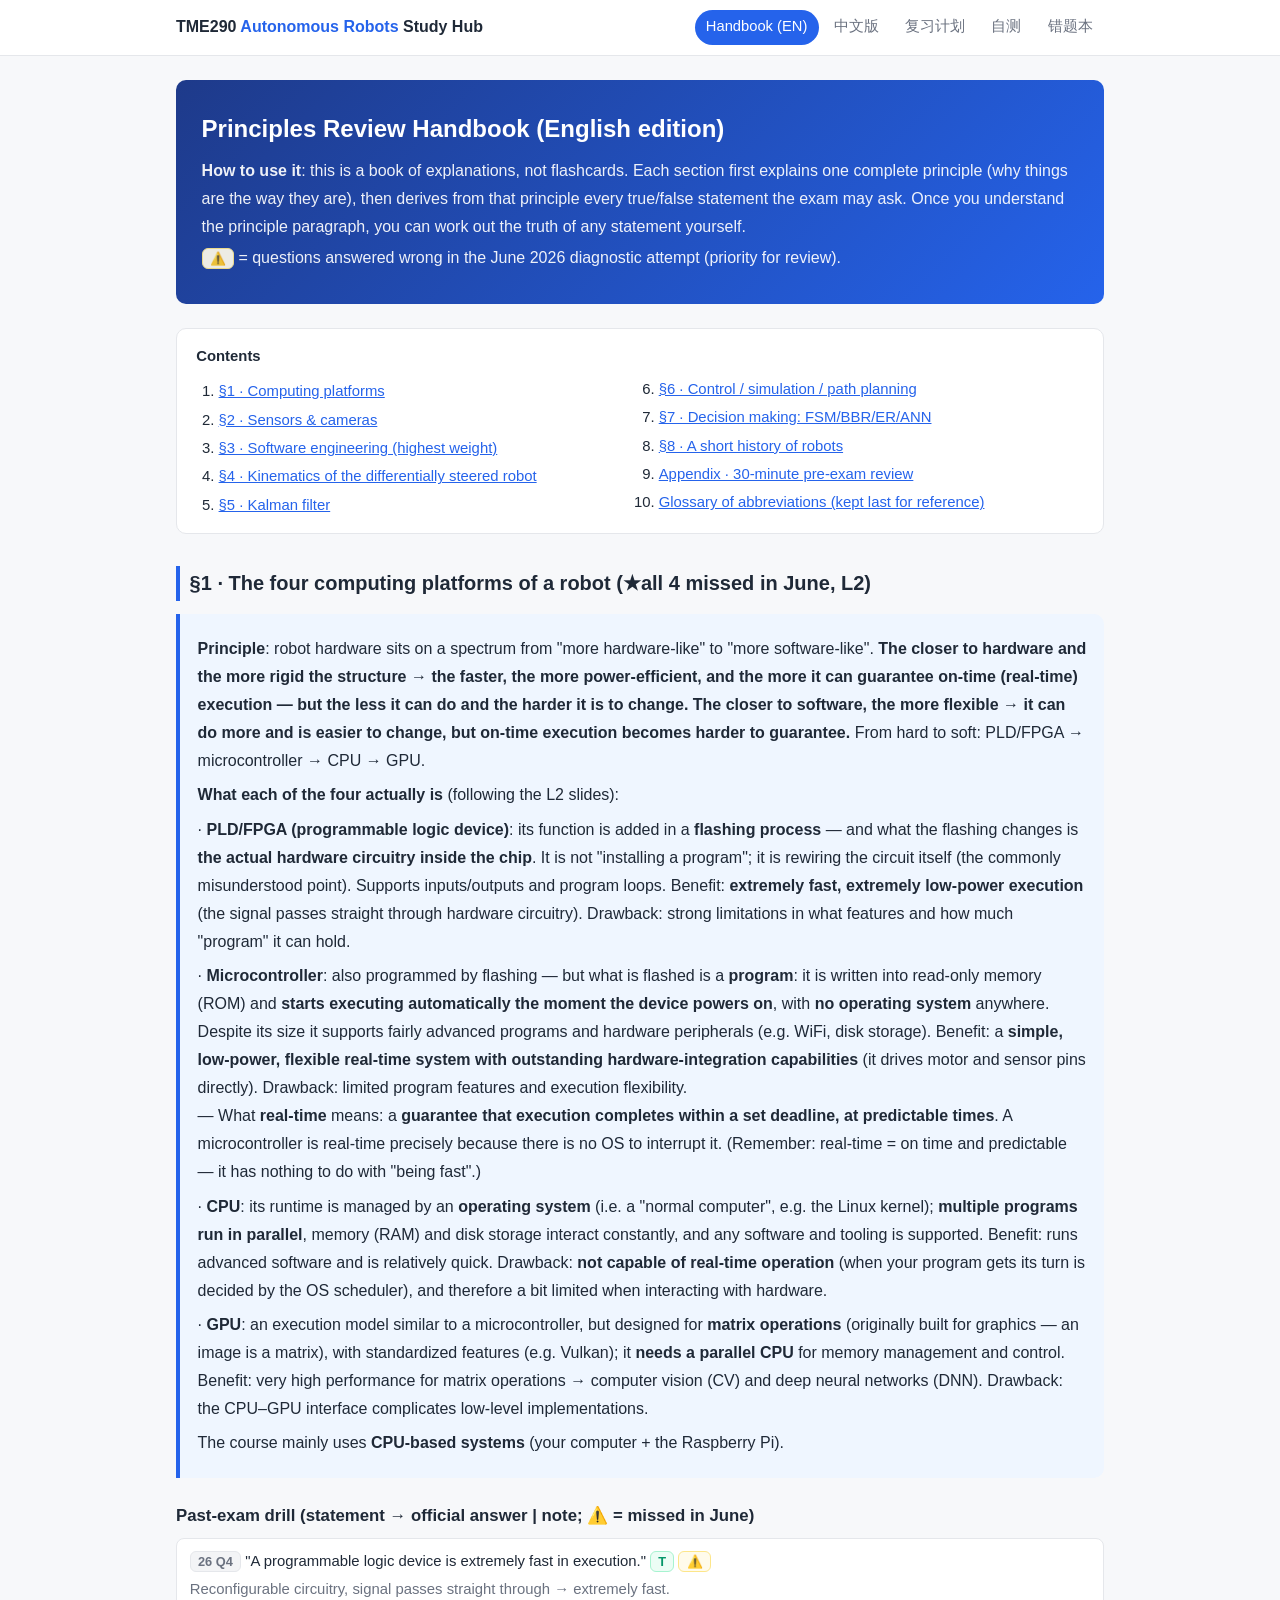
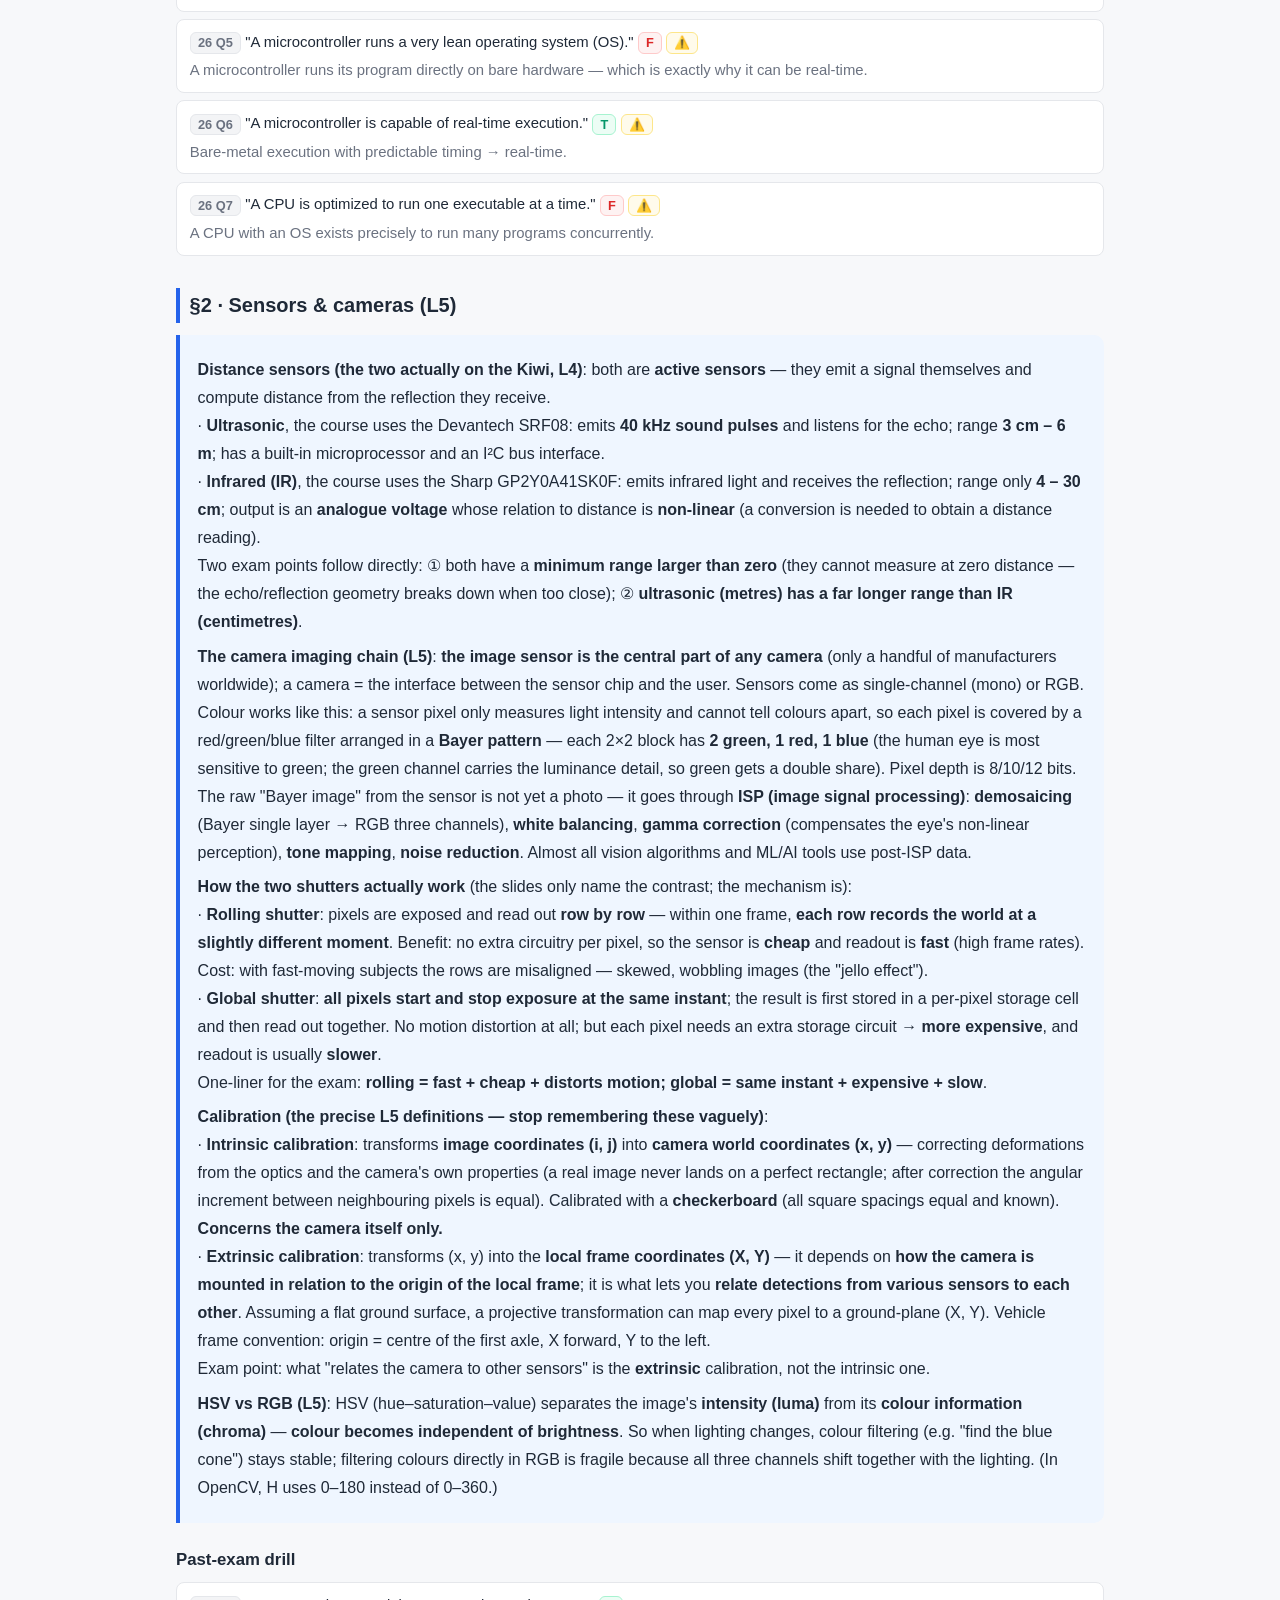
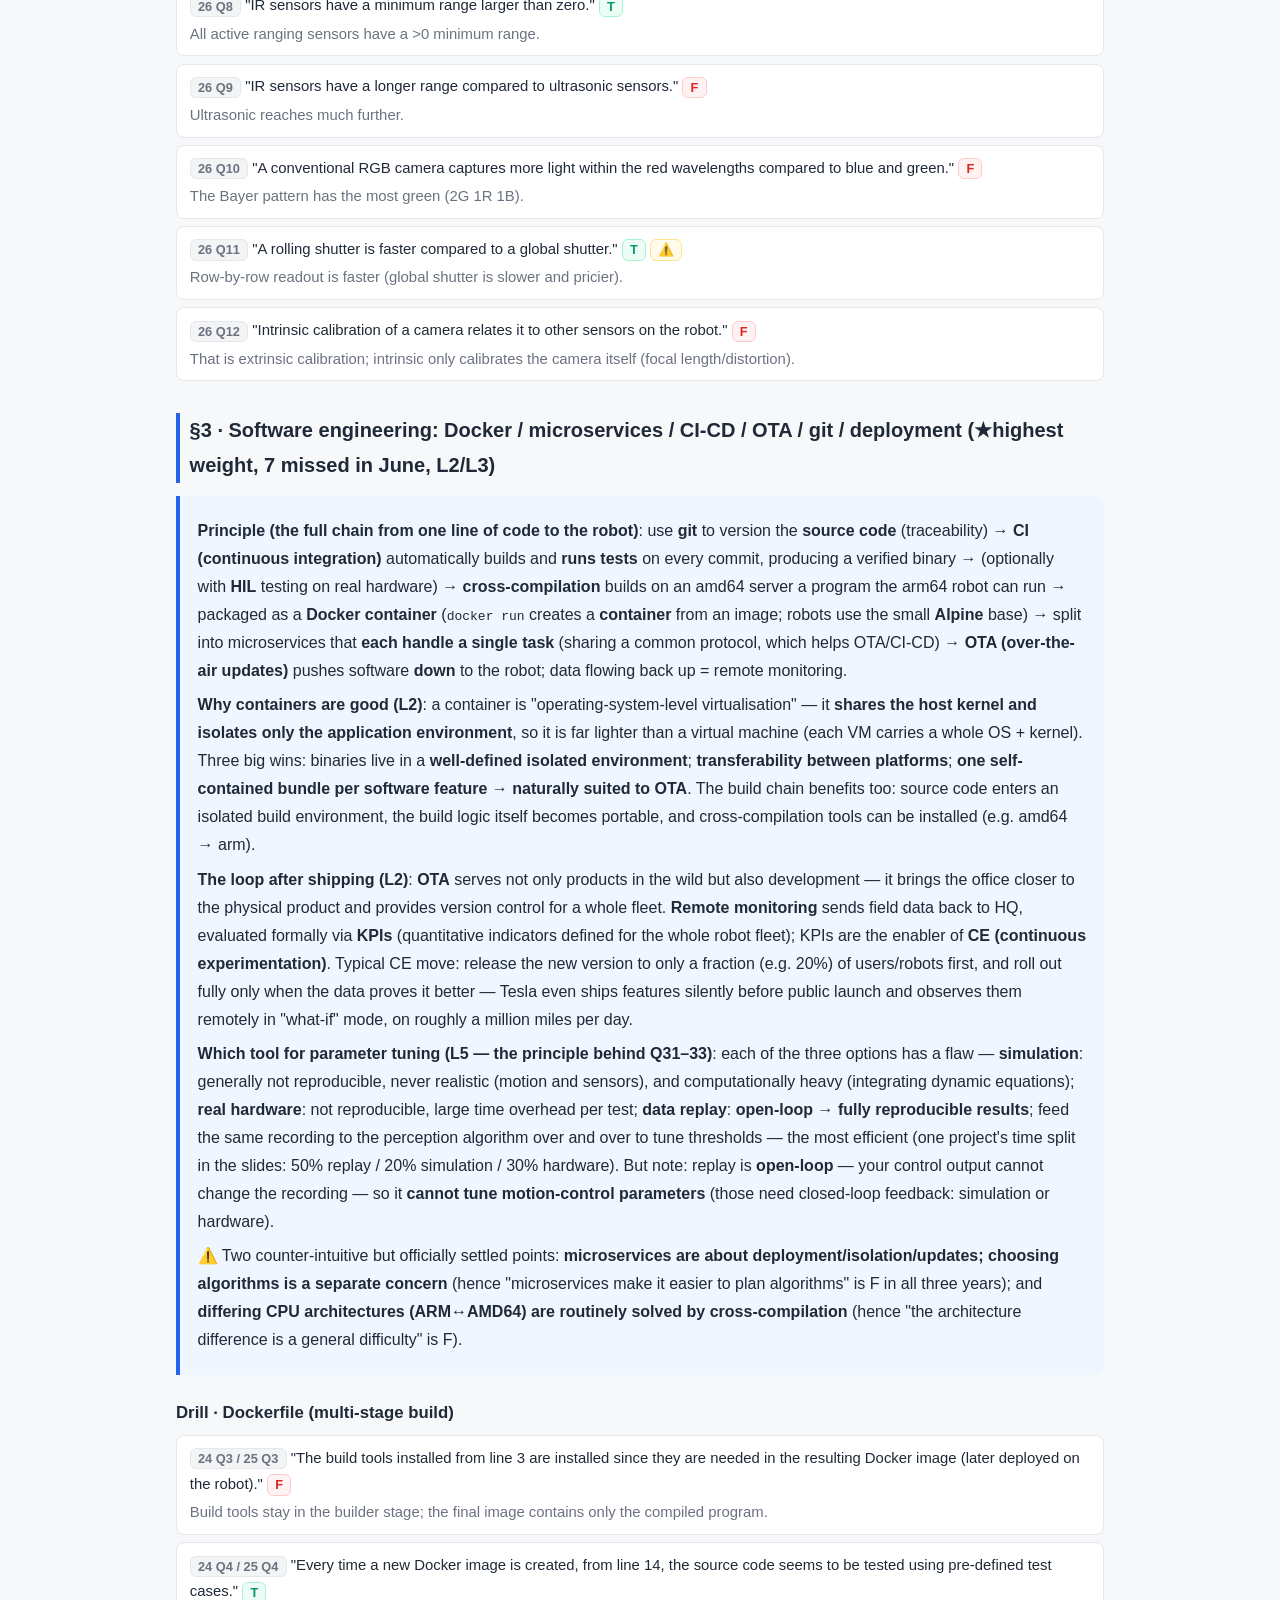
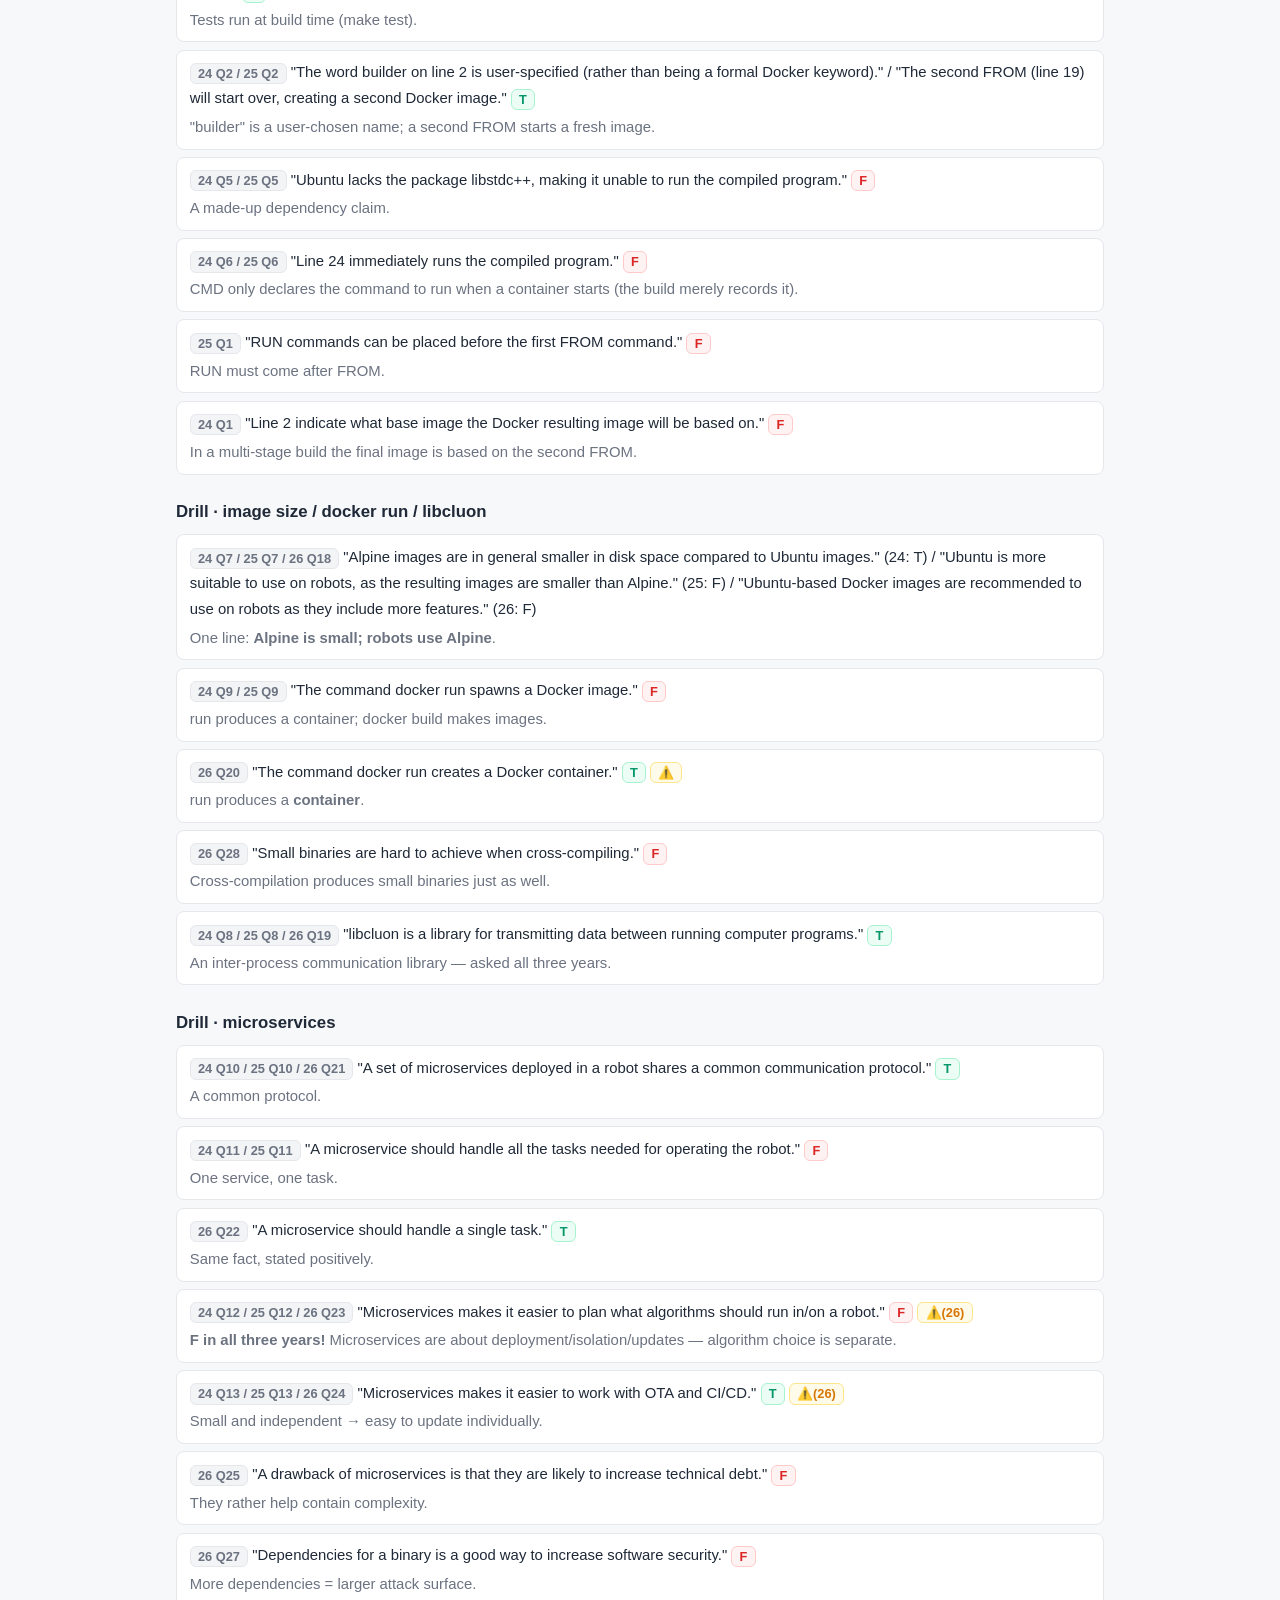
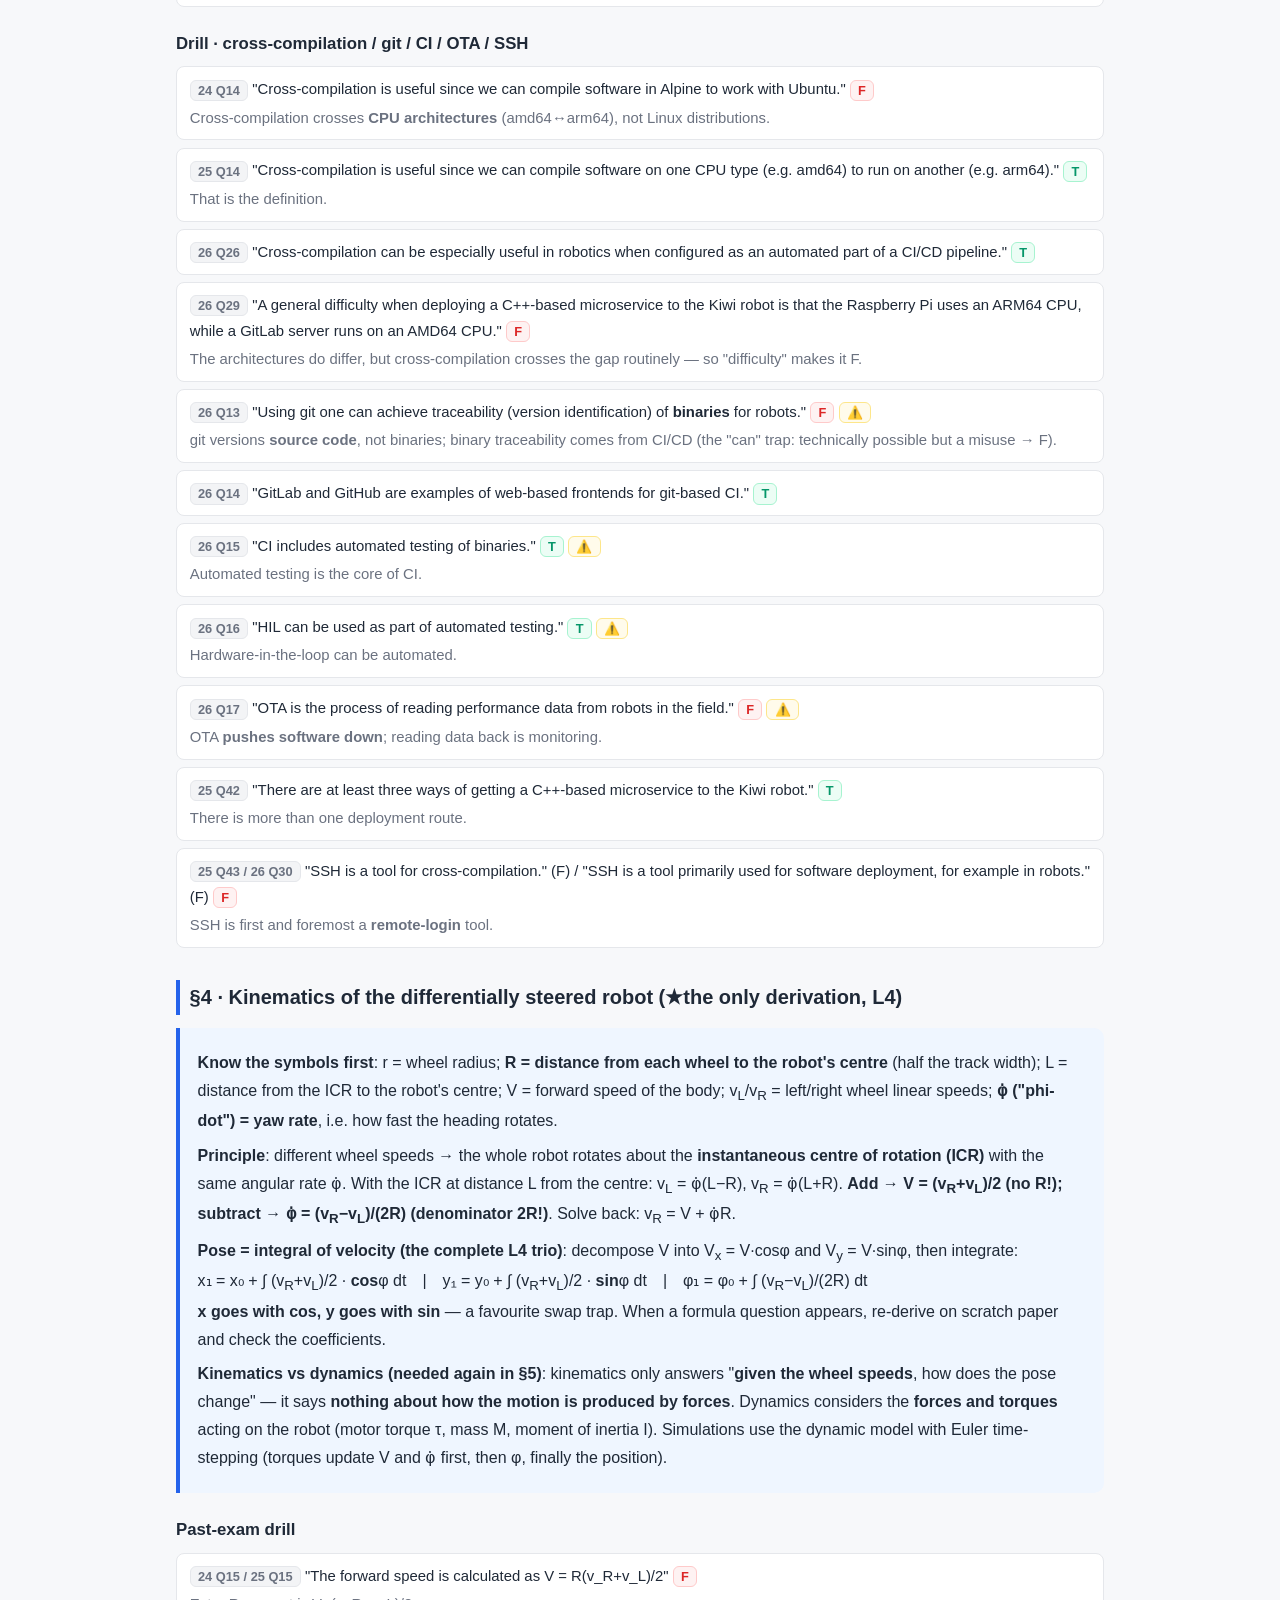
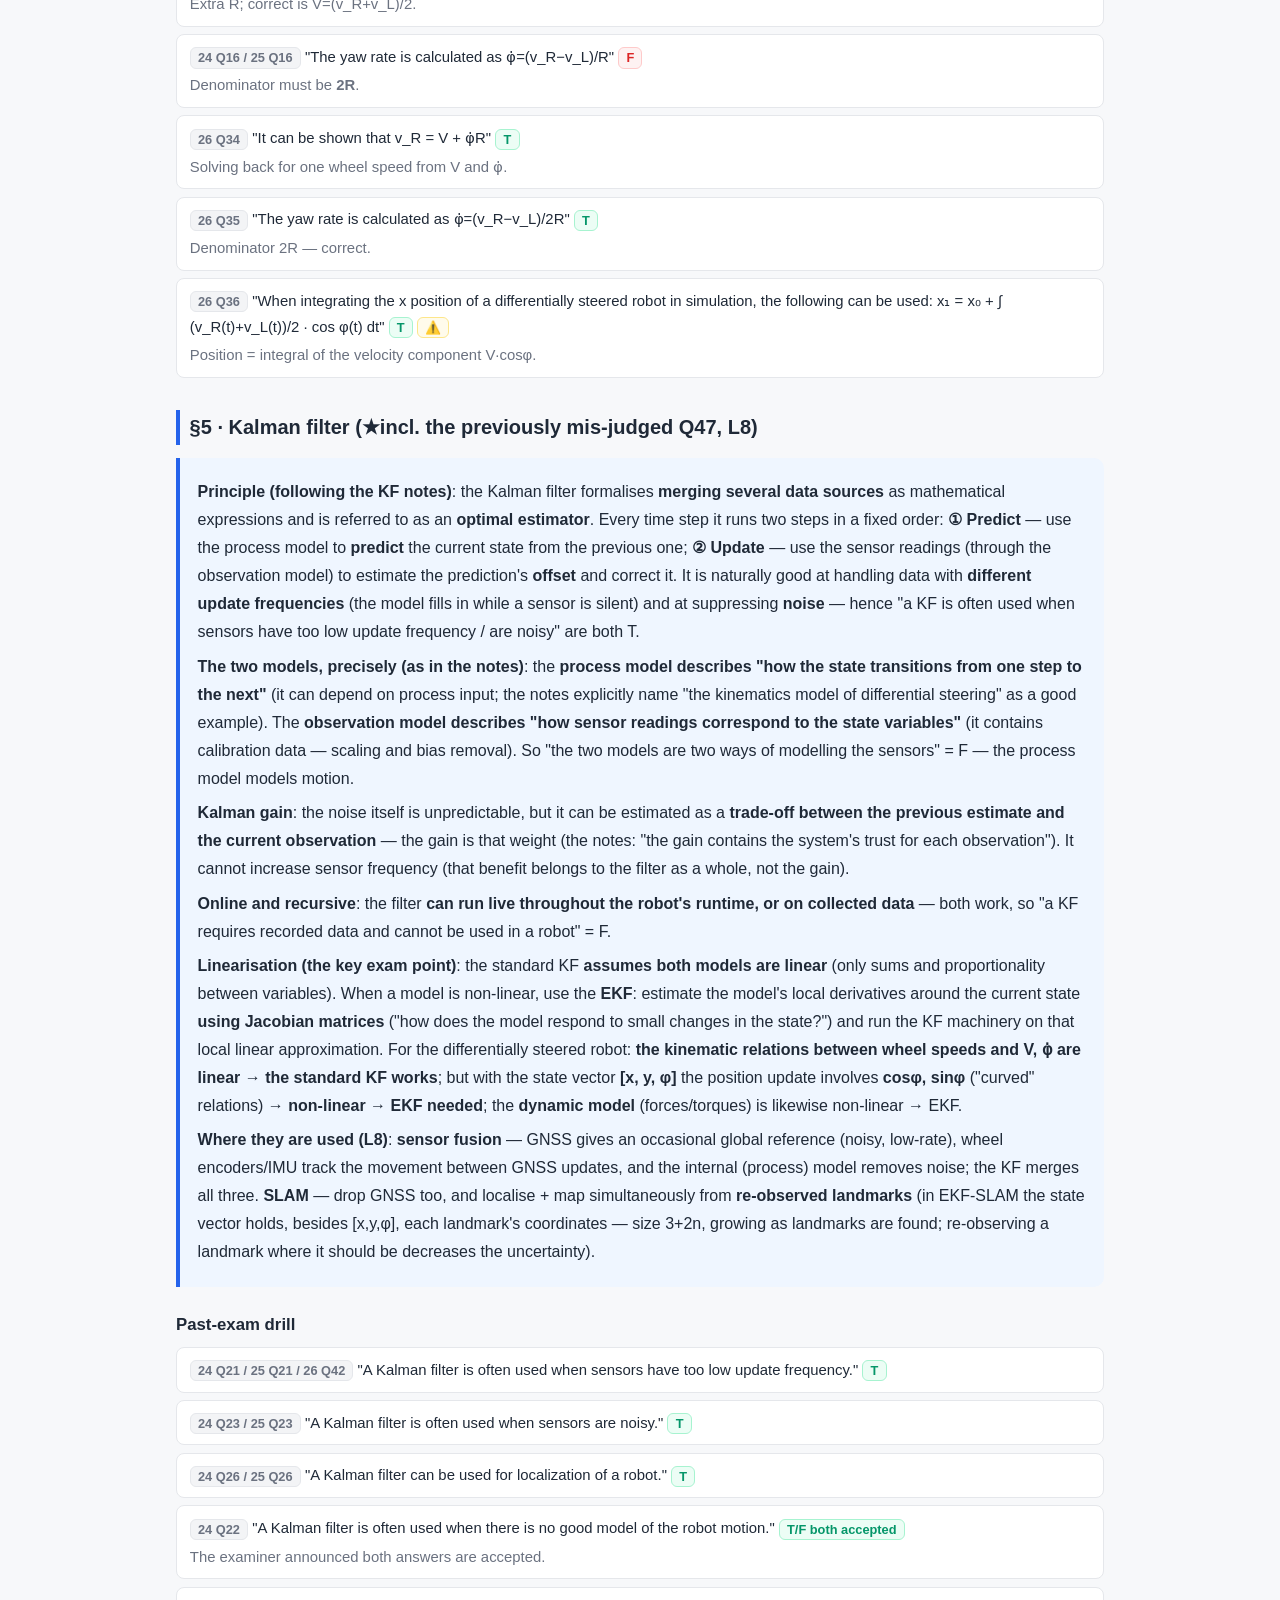
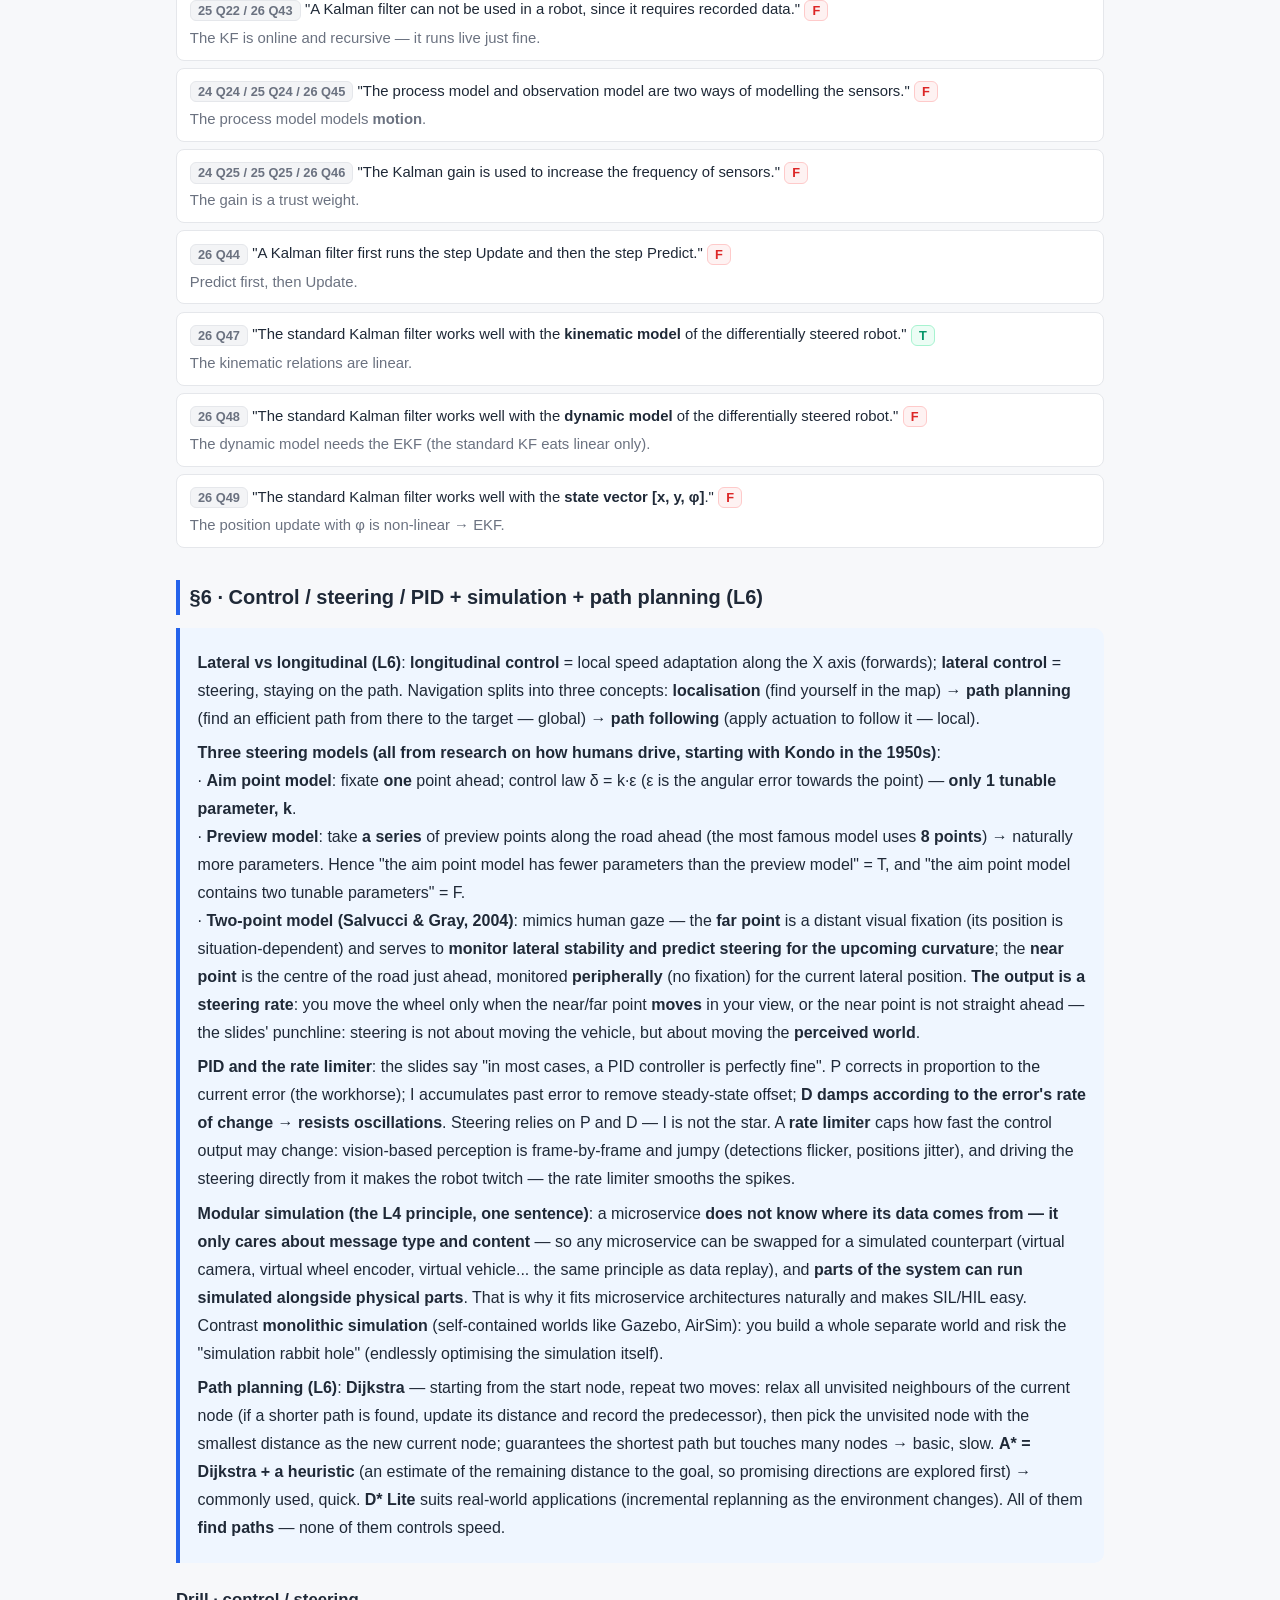
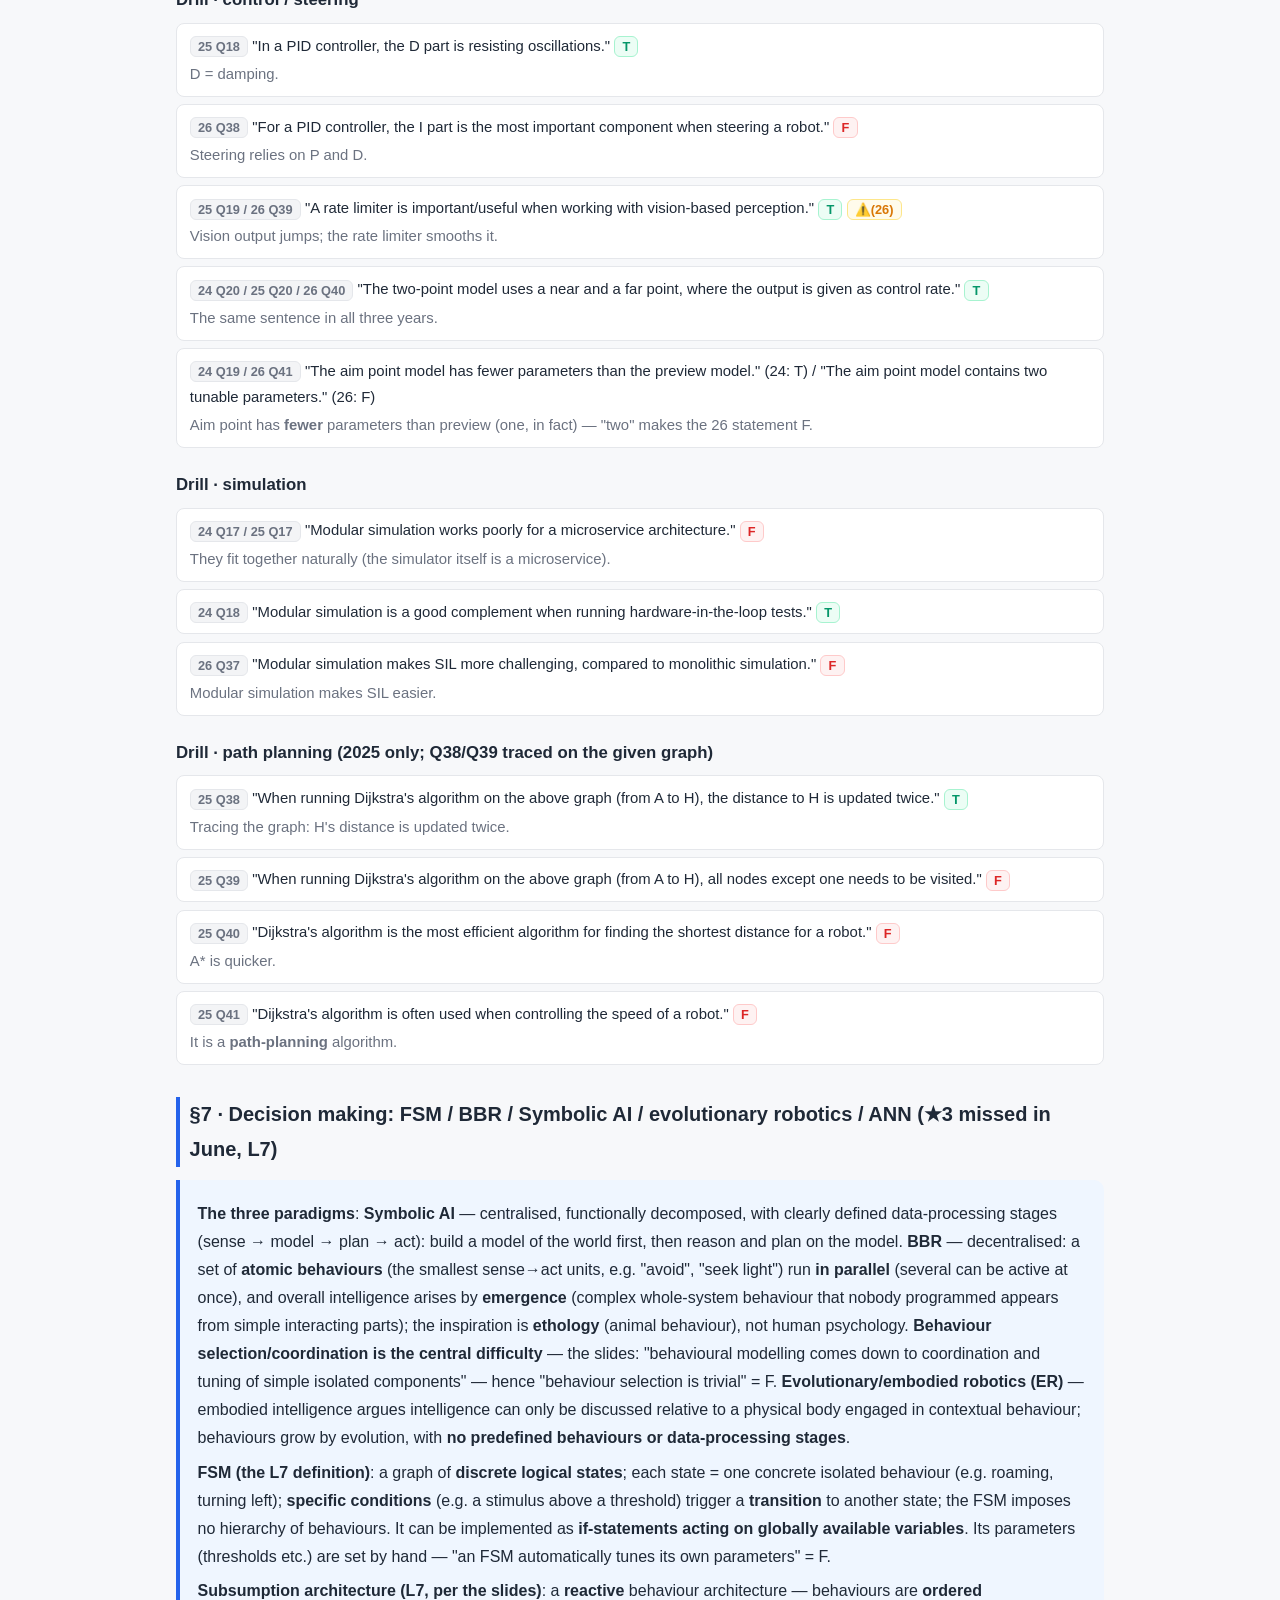
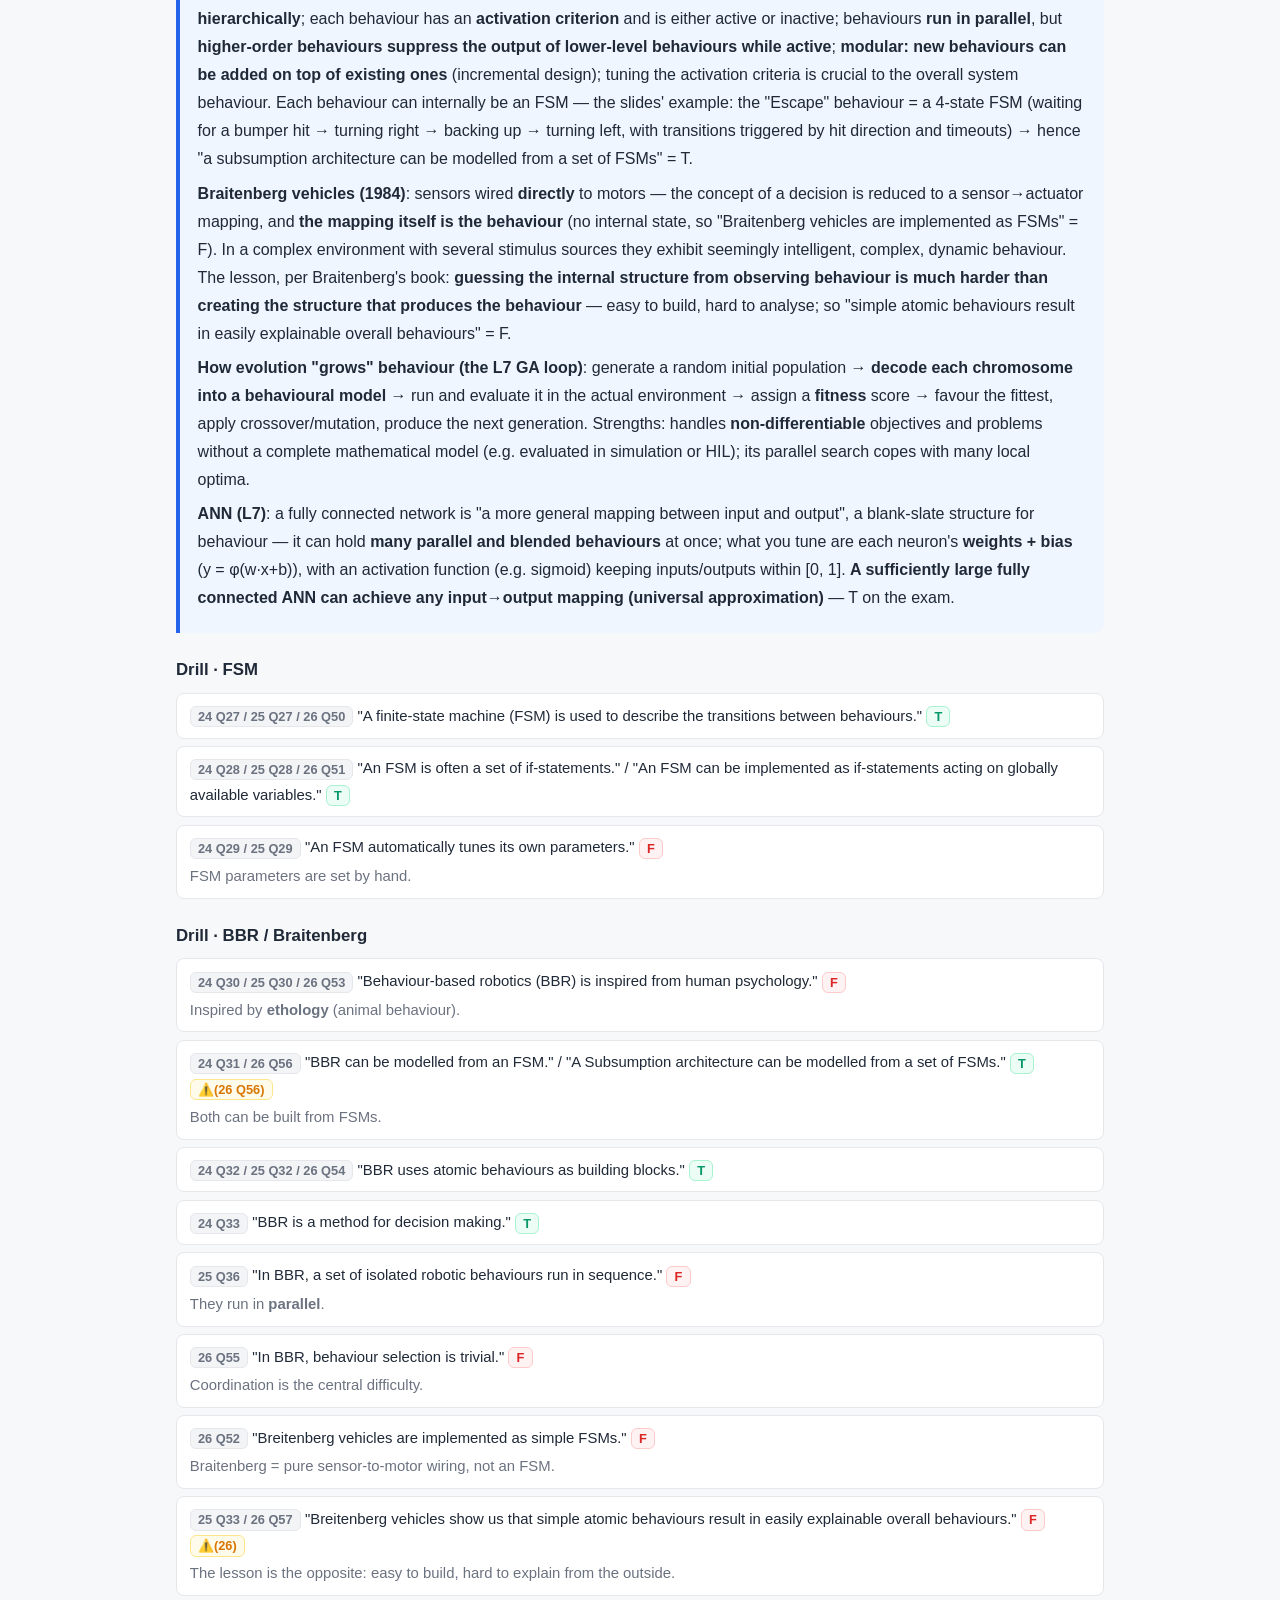
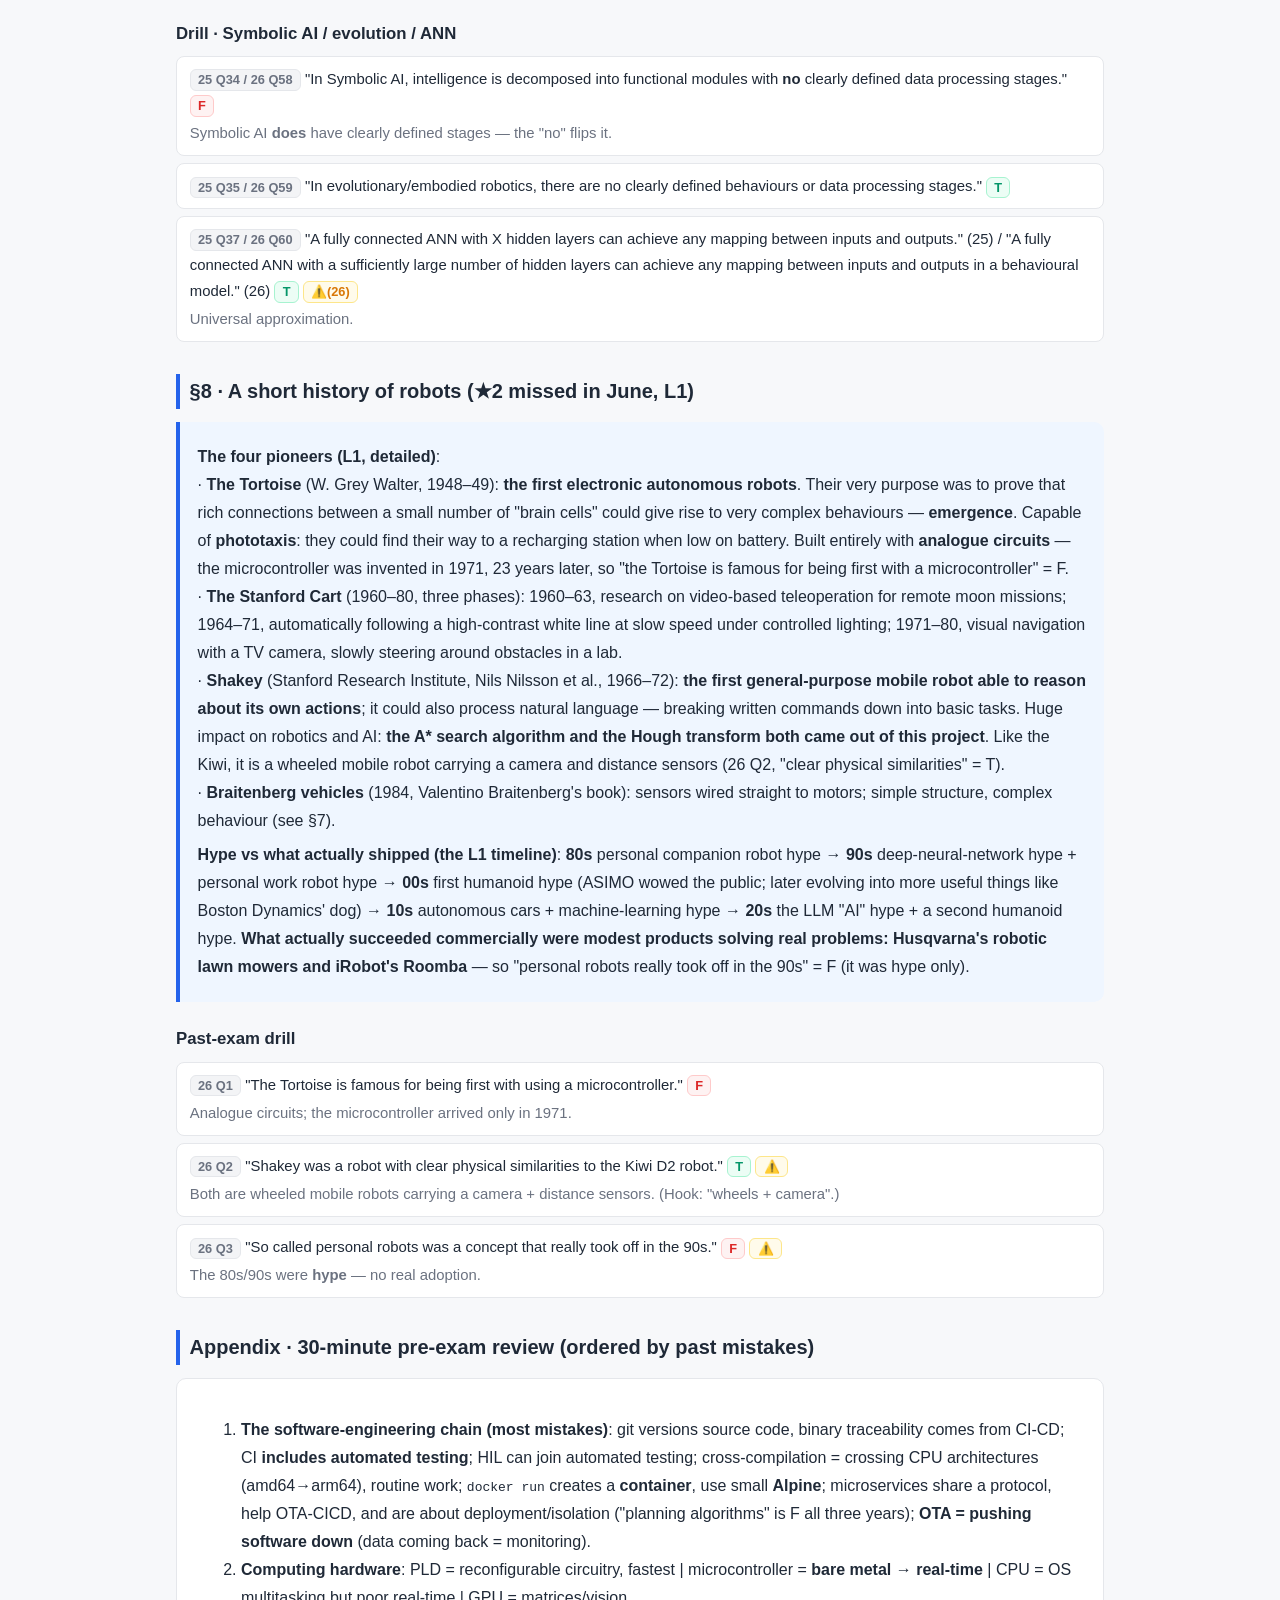
<file: en.html>
<!DOCTYPE html>
<html lang="en">
<head>
<meta charset="UTF-8">
<meta name="viewport" content="width=device-width, initial-scale=1.0, viewport-fit=cover">
<title>TME290 Handbook · Principles Review</title>
<link rel="stylesheet" href="style.css">
<link rel="icon" href="data:image/svg+xml,<svg xmlns='http://www.w3.org/2000/svg' viewBox='0 0 100 100'><text y='.9em' font-size='90'>🤖</text></svg>">
</head>
<body>

<nav class="nav">
  <div class="nav-inner">
    <a class="brand" href="index.html">TME290 <span>Autonomous Robots</span> Study Hub</a>
    <div class="links">
      <a href="en.html" class="active">Handbook (EN)</a>
      <a href="index.html">中文版</a>
      <a href="plan.html">复习计划</a>
      <a href="exam.html">自测</a>
      <a href="wrongbook.html">错题本</a>
    </div>
  </div>
</nav>

<div class="wrap">

<div class="hero">
  <h1>Principles Review Handbook (English edition)</h1>
  <p><strong>How to use it</strong>: this is a book of explanations, not flashcards. Each section first explains one complete principle (why things are the way they are), then derives from that principle every true/false statement the exam may ask. Once you understand the principle paragraph, you can work out the truth of any statement yourself.</p>
  <p><span class="badge warn">⚠️</span> = questions answered wrong in the June 2026 diagnostic attempt (priority for review).</p>
</div>

<div class="toc">
  <strong>Contents</strong>
  <ol>
    <li><a href="#s1">§1 · Computing platforms</a></li>
    <li><a href="#s2">§2 · Sensors &amp; cameras</a></li>
    <li><a href="#s3">§3 · Software engineering (highest weight)</a></li>
    <li><a href="#s4">§4 · Kinematics of the differentially steered robot</a></li>
    <li><a href="#s5">§5 · Kalman filter</a></li>
    <li><a href="#s6">§6 · Control / simulation / path planning</a></li>
    <li><a href="#s7">§7 · Decision making: FSM/BBR/ER/ANN</a></li>
    <li><a href="#s8">§8 · A short history of robots</a></li>
    <li><a href="#quick">Appendix · 30-minute pre-exam review</a></li>
    <li><a href="#terms">Glossary of abbreviations (kept last for reference)</a></li>
  </ol>
</div>

<!-- ============ Section 1 ============ -->
<h2 id="s1">§1 · The four computing platforms of a robot (★all 4 missed in June, L2)</h2>
<div class="principle">
  <p><strong>Principle</strong>: robot hardware sits on a spectrum from "more hardware-like" to "more software-like". <strong>The closer to hardware and the more rigid the structure → the faster, the more power-efficient, and the more it can guarantee on-time (real-time) execution — but the less it can do and the harder it is to change. The closer to software, the more flexible → it can do more and is easier to change, but on-time execution becomes harder to guarantee.</strong> From hard to soft: PLD/FPGA → microcontroller → CPU → GPU.</p>
  <p><strong>What each of the four actually is</strong> (following the L2 slides):</p>
  <p>· <strong>PLD/FPGA (programmable logic device)</strong>: its function is added in a <strong>flashing process</strong> — and what the flashing changes is <strong>the actual hardware circuitry inside the chip</strong>. It is not "installing a program"; it is rewiring the circuit itself (the commonly misunderstood point). Supports inputs/outputs and program loops. Benefit: <strong>extremely fast, extremely low-power execution</strong> (the signal passes straight through hardware circuitry). Drawback: strong limitations in what features and how much "program" it can hold.</p>
  <p>· <strong>Microcontroller</strong>: also programmed by flashing — but what is flashed is a <strong>program</strong>: it is written into read-only memory (ROM) and <strong>starts executing automatically the moment the device powers on</strong>, with <strong>no operating system</strong> anywhere. Despite its size it supports fairly advanced programs and hardware peripherals (e.g. WiFi, disk storage). Benefit: a <strong>simple, low-power, flexible real-time system with outstanding hardware-integration capabilities</strong> (it drives motor and sensor pins directly). Drawback: limited program features and execution flexibility.<br>— What <strong>real-time</strong> means: a <strong>guarantee that execution completes within a set deadline, at predictable times</strong>. A microcontroller is real-time precisely because there is no OS to interrupt it. (Remember: real-time = on time and predictable — it has nothing to do with "being fast".)</p>
  <p>· <strong>CPU</strong>: its runtime is managed by an <strong>operating system</strong> (i.e. a "normal computer", e.g. the Linux kernel); <strong>multiple programs run in parallel</strong>, memory (RAM) and disk storage interact constantly, and any software and tooling is supported. Benefit: runs advanced software and is relatively quick. Drawback: <strong>not capable of real-time operation</strong> (when your program gets its turn is decided by the OS scheduler), and therefore a bit limited when interacting with hardware.</p>
  <p>· <strong>GPU</strong>: an execution model similar to a microcontroller, but designed for <strong>matrix operations</strong> (originally built for graphics — an image is a matrix), with standardized features (e.g. Vulkan); it <strong>needs a parallel CPU</strong> for memory management and control. Benefit: very high performance for matrix operations → computer vision (CV) and deep neural networks (DNN). Drawback: the CPU–GPU interface complicates low-level implementations.</p>
  <p>The course mainly uses <strong>CPU-based systems</strong> (your computer + the Raspberry Pi).</p>
</div>
<h3>Past-exam drill (statement → official answer | note; ⚠️ = missed in June)</h3>
<ul class="qlist">
  <li><span class="badge year">26 Q4</span> <span class="en">"A programmable logic device is extremely fast in execution."</span> <span class="badge t">T</span> <span class="badge warn">⚠️</span><span class="zh">Reconfigurable circuitry, signal passes straight through → extremely fast.</span></li>
  <li><span class="badge year">26 Q5</span> <span class="en">"A microcontroller runs a very lean operating system (OS)."</span> <span class="badge f">F</span> <span class="badge warn">⚠️</span><span class="zh">A microcontroller runs its program directly on bare hardware — which is exactly why it can be real-time.</span></li>
  <li><span class="badge year">26 Q6</span> <span class="en">"A microcontroller is capable of real-time execution."</span> <span class="badge t">T</span> <span class="badge warn">⚠️</span><span class="zh">Bare-metal execution with predictable timing → real-time.</span></li>
  <li><span class="badge year">26 Q7</span> <span class="en">"A CPU is optimized to run one executable at a time."</span> <span class="badge f">F</span> <span class="badge warn">⚠️</span><span class="zh">A CPU with an OS exists precisely to run many programs concurrently.</span></li>
</ul>

<!-- ============ Section 2 ============ -->
<h2 id="s2">§2 · Sensors &amp; cameras (L5)</h2>
<div class="principle">
  <p><strong>Distance sensors (the two actually on the Kiwi, L4)</strong>: both are <strong>active sensors</strong> — they emit a signal themselves and compute distance from the reflection they receive.<br>
  · <strong>Ultrasonic</strong>, the course uses the Devantech SRF08: emits <strong>40 kHz sound pulses</strong> and listens for the echo; range <strong>3 cm – 6 m</strong>; has a built-in microprocessor and an I²C bus interface.<br>
  · <strong>Infrared (IR)</strong>, the course uses the Sharp GP2Y0A41SK0F: emits infrared light and receives the reflection; range only <strong>4 – 30 cm</strong>; output is an <strong>analogue voltage</strong> whose relation to distance is <strong>non-linear</strong> (a conversion is needed to obtain a distance reading).<br>
  Two exam points follow directly: ① both have a <strong>minimum range larger than zero</strong> (they cannot measure at zero distance — the echo/reflection geometry breaks down when too close); ② <strong>ultrasonic (metres) has a far longer range than IR (centimetres)</strong>.</p>
  <p><strong>The camera imaging chain (L5)</strong>: <strong>the image sensor is the central part of any camera</strong> (only a handful of manufacturers worldwide); a camera = the interface between the sensor chip and the user. Sensors come as single-channel (mono) or RGB. Colour works like this: a sensor pixel only measures light intensity and cannot tell colours apart, so each pixel is covered by a red/green/blue filter arranged in a <strong>Bayer pattern</strong> — each 2×2 block has <strong>2 green, 1 red, 1 blue</strong> (the human eye is most sensitive to green; the green channel carries the luminance detail, so green gets a double share). Pixel depth is 8/10/12 bits. The raw "Bayer image" from the sensor is not yet a photo — it goes through <strong>ISP (image signal processing)</strong>: <strong>demosaicing</strong> (Bayer single layer → RGB three channels), <strong>white balancing</strong>, <strong>gamma correction</strong> (compensates the eye's non-linear perception), <strong>tone mapping</strong>, <strong>noise reduction</strong>. Almost all vision algorithms and ML/AI tools use post-ISP data.</p>
  <p><strong>How the two shutters actually work</strong> (the slides only name the contrast; the mechanism is):<br>
  · <strong>Rolling shutter</strong>: pixels are exposed and read out <strong>row by row</strong> — within one frame, <strong>each row records the world at a slightly different moment</strong>. Benefit: no extra circuitry per pixel, so the sensor is <strong>cheap</strong> and readout is <strong>fast</strong> (high frame rates). Cost: with fast-moving subjects the rows are misaligned — skewed, wobbling images (the "jello effect").<br>
  · <strong>Global shutter</strong>: <strong>all pixels start and stop exposure at the same instant</strong>; the result is first stored in a per-pixel storage cell and then read out together. No motion distortion at all; but each pixel needs an extra storage circuit → <strong>more expensive</strong>, and readout is usually <strong>slower</strong>.<br>
  One-liner for the exam: <strong>rolling = fast + cheap + distorts motion; global = same instant + expensive + slow</strong>.</p>
  <p><strong>Calibration (the precise L5 definitions — stop remembering these vaguely)</strong>:<br>
  · <strong>Intrinsic calibration</strong>: transforms <strong>image coordinates (i, j)</strong> into <strong>camera world coordinates (x, y)</strong> — correcting deformations from the optics and the camera's own properties (a real image never lands on a perfect rectangle; after correction the angular increment between neighbouring pixels is equal). Calibrated with a <strong>checkerboard</strong> (all square spacings equal and known). <strong>Concerns the camera itself only.</strong><br>
  · <strong>Extrinsic calibration</strong>: transforms (x, y) into the <strong>local frame coordinates (X, Y)</strong> — it depends on <strong>how the camera is mounted in relation to the origin of the local frame</strong>; it is what lets you <strong>relate detections from various sensors to each other</strong>. Assuming a flat ground surface, a projective transformation can map every pixel to a ground-plane (X, Y). Vehicle frame convention: origin = centre of the first axle, X forward, Y to the left.<br>
  Exam point: what "relates the camera to other sensors" is the <strong>extrinsic</strong> calibration, not the intrinsic one.</p>
  <p><strong>HSV vs RGB (L5)</strong>: HSV (hue–saturation–value) separates the image's <strong>intensity (luma)</strong> from its <strong>colour information (chroma)</strong> — <strong>colour becomes independent of brightness</strong>. So when lighting changes, colour filtering (e.g. "find the blue cone") stays stable; filtering colours directly in RGB is fragile because all three channels shift together with the lighting. (In OpenCV, H uses 0–180 instead of 0–360.)</p>
</div>
<h3>Past-exam drill</h3>
<ul class="qlist">
  <li><span class="badge year">26 Q8</span> <span class="en">"IR sensors have a minimum range larger than zero."</span> <span class="badge t">T</span><span class="zh">All active ranging sensors have a &gt;0 minimum range.</span></li>
  <li><span class="badge year">26 Q9</span> <span class="en">"IR sensors have a longer range compared to ultrasonic sensors."</span> <span class="badge f">F</span><span class="zh">Ultrasonic reaches much further.</span></li>
  <li><span class="badge year">26 Q10</span> <span class="en">"A conventional RGB camera captures more light within the red wavelengths compared to blue and green."</span> <span class="badge f">F</span><span class="zh">The Bayer pattern has the most green (2G 1R 1B).</span></li>
  <li><span class="badge year">26 Q11</span> <span class="en">"A rolling shutter is faster compared to a global shutter."</span> <span class="badge t">T</span> <span class="badge warn">⚠️</span><span class="zh">Row-by-row readout is faster (global shutter is slower and pricier).</span></li>
  <li><span class="badge year">26 Q12</span> <span class="en">"Intrinsic calibration of a camera relates it to other sensors on the robot."</span> <span class="badge f">F</span><span class="zh">That is extrinsic calibration; intrinsic only calibrates the camera itself (focal length/distortion).</span></li>
</ul>

<!-- ============ Section 3 ============ -->
<h2 id="s3">§3 · Software engineering: Docker / microservices / CI-CD / OTA / git / deployment (★highest weight, 7 missed in June, L2/L3)</h2>
<div class="principle">
  <p><strong>Principle (the full chain from one line of code to the robot)</strong>: use <strong>git</strong> to version the <strong>source code</strong> (traceability) → <strong>CI (continuous integration)</strong> automatically builds and <strong>runs tests</strong> on every commit, producing a verified binary → (optionally with <strong>HIL</strong> testing on real hardware) → <strong>cross-compilation</strong> builds on an amd64 server a program the arm64 robot can run → packaged as a <strong>Docker container</strong> (<code>docker run</code> creates a <strong>container</strong> from an image; robots use the small <strong>Alpine</strong> base) → split into microservices that <strong>each handle a single task</strong> (sharing a common protocol, which helps OTA/CI-CD) → <strong>OTA (over-the-air updates)</strong> pushes software <strong>down</strong> to the robot; data flowing back up = remote monitoring.</p>
  <p><strong>Why containers are good (L2)</strong>: a container is "operating-system-level virtualisation" — it <strong>shares the host kernel and isolates only the application environment</strong>, so it is far lighter than a virtual machine (each VM carries a whole OS + kernel). Three big wins: binaries live in a <strong>well-defined isolated environment</strong>; <strong>transferability between platforms</strong>; <strong>one self-contained bundle per software feature → naturally suited to OTA</strong>. The build chain benefits too: source code enters an isolated build environment, the build logic itself becomes portable, and cross-compilation tools can be installed (e.g. amd64 → arm).</p>
  <p><strong>The loop after shipping (L2)</strong>: <strong>OTA</strong> serves not only products in the wild but also development — it brings the office closer to the physical product and provides version control for a whole fleet. <strong>Remote monitoring</strong> sends field data back to HQ, evaluated formally via <strong>KPIs</strong> (quantitative indicators defined for the whole robot fleet); KPIs are the enabler of <strong>CE (continuous experimentation)</strong>. Typical CE move: release the new version to only a fraction (e.g. 20%) of users/robots first, and roll out fully only when the data proves it better — Tesla even ships features silently before public launch and observes them remotely in "what-if" mode, on roughly a million miles per day.</p>
  <p><strong>Which tool for parameter tuning (L5 — the principle behind Q31–33)</strong>: each of the three options has a flaw — <strong>simulation</strong>: generally not reproducible, never realistic (motion and sensors), and computationally heavy (integrating dynamic equations); <strong>real hardware</strong>: not reproducible, large time overhead per test; <strong>data replay</strong>: <strong>open-loop → fully reproducible results</strong>; feed the same recording to the perception algorithm over and over to tune thresholds — the most efficient (one project's time split in the slides: 50% replay / 20% simulation / 30% hardware). But note: replay is <strong>open-loop</strong> — your control output cannot change the recording — so it <strong>cannot tune motion-control parameters</strong> (those need closed-loop feedback: simulation or hardware).</p>
  <p>⚠️ Two counter-intuitive but officially settled points: <strong>microservices are about deployment/isolation/updates; choosing algorithms is a separate concern</strong> (hence "microservices make it easier to plan algorithms" is F in all three years); and <strong>differing CPU architectures (ARM↔AMD64) are routinely solved by cross-compilation</strong> (hence "the architecture difference is a general difficulty" is F).</p>
</div>

<h3>Drill · Dockerfile (multi-stage build)</h3>
<ul class="qlist">
  <li><span class="badge year">24 Q3 / 25 Q3</span> <span class="en">"The build tools installed from line 3 are installed since they are needed in the resulting Docker image (later deployed on the robot)."</span> <span class="badge f">F</span><span class="zh">Build tools stay in the builder stage; the final image contains only the compiled program.</span></li>
  <li><span class="badge year">24 Q4 / 25 Q4</span> <span class="en">"Every time a new Docker image is created, from line 14, the source code seems to be tested using pre-defined test cases."</span> <span class="badge t">T</span><span class="zh">Tests run at build time (make test).</span></li>
  <li><span class="badge year">24 Q2 / 25 Q2</span> <span class="en">"The word builder on line 2 is user-specified (rather than being a formal Docker keyword)." / "The second FROM (line 19) will start over, creating a second Docker image."</span> <span class="badge t">T</span><span class="zh">"builder" is a user-chosen name; a second FROM starts a fresh image.</span></li>
  <li><span class="badge year">24 Q5 / 25 Q5</span> <span class="en">"Ubuntu lacks the package libstdc++, making it unable to run the compiled program."</span> <span class="badge f">F</span><span class="zh">A made-up dependency claim.</span></li>
  <li><span class="badge year">24 Q6 / 25 Q6</span> <span class="en">"Line 24 immediately runs the compiled program."</span> <span class="badge f">F</span><span class="zh">CMD only declares the command to run when a container starts (the build merely records it).</span></li>
  <li><span class="badge year">25 Q1</span> <span class="en">"RUN commands can be placed before the first FROM command."</span> <span class="badge f">F</span><span class="zh">RUN must come after FROM.</span></li>
  <li><span class="badge year">24 Q1</span> <span class="en">"Line 2 indicate what base image the Docker resulting image will be based on."</span> <span class="badge f">F</span><span class="zh">In a multi-stage build the final image is based on the second FROM.</span></li>
</ul>

<h3>Drill · image size / docker run / libcluon</h3>
<ul class="qlist">
  <li><span class="badge year">24 Q7 / 25 Q7 / 26 Q18</span> <span class="en">"Alpine images are in general smaller in disk space compared to Ubuntu images." (24: T) / "Ubuntu is more suitable to use on robots, as the resulting images are smaller than Alpine." (25: F) / "Ubuntu-based Docker images are recommended to use on robots as they include more features." (26: F)</span><span class="zh">One line: <strong>Alpine is small; robots use Alpine</strong>.</span></li>
  <li><span class="badge year">24 Q9 / 25 Q9</span> <span class="en">"The command docker run spawns a Docker image."</span> <span class="badge f">F</span><span class="zh">run produces a container; docker build makes images.</span></li>
  <li><span class="badge year">26 Q20</span> <span class="en">"The command docker run creates a Docker container."</span> <span class="badge t">T</span> <span class="badge warn">⚠️</span><span class="zh">run produces a <strong>container</strong>.</span></li>
  <li><span class="badge year">26 Q28</span> <span class="en">"Small binaries are hard to achieve when cross-compiling."</span> <span class="badge f">F</span><span class="zh">Cross-compilation produces small binaries just as well.</span></li>
  <li><span class="badge year">24 Q8 / 25 Q8 / 26 Q19</span> <span class="en">"libcluon is a library for transmitting data between running computer programs."</span> <span class="badge t">T</span><span class="zh">An inter-process communication library — asked all three years.</span></li>
</ul>

<h3>Drill · microservices</h3>
<ul class="qlist">
  <li><span class="badge year">24 Q10 / 25 Q10 / 26 Q21</span> <span class="en">"A set of microservices deployed in a robot shares a common communication protocol."</span> <span class="badge t">T</span><span class="zh">A common protocol.</span></li>
  <li><span class="badge year">24 Q11 / 25 Q11</span> <span class="en">"A microservice should handle all the tasks needed for operating the robot."</span> <span class="badge f">F</span><span class="zh">One service, one task.</span></li>
  <li><span class="badge year">26 Q22</span> <span class="en">"A microservice should handle a single task."</span> <span class="badge t">T</span><span class="zh">Same fact, stated positively.</span></li>
  <li><span class="badge year">24 Q12 / 25 Q12 / 26 Q23</span> <span class="en">"Microservices makes it easier to plan what algorithms should run in/on a robot."</span> <span class="badge f">F</span> <span class="badge warn">⚠️(26)</span><span class="zh"><strong>F in all three years!</strong> Microservices are about deployment/isolation/updates — algorithm choice is separate.</span></li>
  <li><span class="badge year">24 Q13 / 25 Q13 / 26 Q24</span> <span class="en">"Microservices makes it easier to work with OTA and CI/CD."</span> <span class="badge t">T</span> <span class="badge warn">⚠️(26)</span><span class="zh">Small and independent → easy to update individually.</span></li>
  <li><span class="badge year">26 Q25</span> <span class="en">"A drawback of microservices is that they are likely to increase technical debt."</span> <span class="badge f">F</span><span class="zh">They rather help contain complexity.</span></li>
  <li><span class="badge year">26 Q27</span> <span class="en">"Dependencies for a binary is a good way to increase software security."</span> <span class="badge f">F</span><span class="zh">More dependencies = larger attack surface.</span></li>
</ul>

<h3>Drill · cross-compilation / git / CI / OTA / SSH</h3>
<ul class="qlist">
  <li><span class="badge year">24 Q14</span> <span class="en">"Cross-compilation is useful since we can compile software in Alpine to work with Ubuntu."</span> <span class="badge f">F</span><span class="zh">Cross-compilation crosses <strong>CPU architectures</strong> (amd64↔arm64), not Linux distributions.</span></li>
  <li><span class="badge year">25 Q14</span> <span class="en">"Cross-compilation is useful since we can compile software on one CPU type (e.g. amd64) to run on another (e.g. arm64)."</span> <span class="badge t">T</span><span class="zh">That is the definition.</span></li>
  <li><span class="badge year">26 Q26</span> <span class="en">"Cross-compilation can be especially useful in robotics when configured as an automated part of a CI/CD pipeline."</span> <span class="badge t">T</span></li>
  <li><span class="badge year">26 Q29</span> <span class="en">"A general difficulty when deploying a C++-based microservice to the Kiwi robot is that the Raspberry Pi uses an ARM64 CPU, while a GitLab server runs on an AMD64 CPU."</span> <span class="badge f">F</span><span class="zh">The architectures do differ, but cross-compilation crosses the gap routinely — so "difficulty" makes it F.</span></li>
  <li><span class="badge year">26 Q13</span> <span class="en">"Using git one can achieve traceability (version identification) of <strong>binaries</strong> for robots."</span> <span class="badge f">F</span> <span class="badge warn">⚠️</span><span class="zh">git versions <strong>source code</strong>, not binaries; binary traceability comes from CI/CD (the "can" trap: technically possible but a misuse → F).</span></li>
  <li><span class="badge year">26 Q14</span> <span class="en">"GitLab and GitHub are examples of web-based frontends for git-based CI."</span> <span class="badge t">T</span></li>
  <li><span class="badge year">26 Q15</span> <span class="en">"CI includes automated testing of binaries."</span> <span class="badge t">T</span> <span class="badge warn">⚠️</span><span class="zh">Automated testing is the core of CI.</span></li>
  <li><span class="badge year">26 Q16</span> <span class="en">"HIL can be used as part of automated testing."</span> <span class="badge t">T</span> <span class="badge warn">⚠️</span><span class="zh">Hardware-in-the-loop can be automated.</span></li>
  <li><span class="badge year">26 Q17</span> <span class="en">"OTA is the process of reading performance data from robots in the field."</span> <span class="badge f">F</span> <span class="badge warn">⚠️</span><span class="zh">OTA <strong>pushes software down</strong>; reading data back is monitoring.</span></li>
  <li><span class="badge year">25 Q42</span> <span class="en">"There are at least three ways of getting a C++-based microservice to the Kiwi robot."</span> <span class="badge t">T</span><span class="zh">There is more than one deployment route.</span></li>
  <li><span class="badge year">25 Q43 / 26 Q30</span> <span class="en">"SSH is a tool for cross-compilation." (F) / "SSH is a tool primarily used for software deployment, for example in robots." (F)</span> <span class="badge f">F</span><span class="zh">SSH is first and foremost a <strong>remote-login</strong> tool.</span></li>
</ul>

<!-- ============ Section 4 ============ -->
<h2 id="s4">§4 · Kinematics of the differentially steered robot (★the only derivation, L4)</h2>
<div class="principle">
  <p><strong>Know the symbols first</strong>: r = wheel radius; <strong>R = distance from each wheel to the robot's centre</strong> (half the track width); L = distance from the ICR to the robot's centre; V = forward speed of the body; v<sub>L</sub>/v<sub>R</sub> = left/right wheel linear speeds; <strong>φ̇ ("phi-dot") = yaw rate</strong>, i.e. how fast the heading rotates.</p>
  <p><strong>Principle</strong>: different wheel speeds → the whole robot rotates about the <strong>instantaneous centre of rotation (ICR)</strong> with the same angular rate φ̇. With the ICR at distance L from the centre: v<sub>L</sub> = φ̇(L−R), v<sub>R</sub> = φ̇(L+R). <strong>Add → V = (v<sub>R</sub>+v<sub>L</sub>)/2 (no R!); subtract → φ̇ = (v<sub>R</sub>−v<sub>L</sub>)/(2R) (denominator 2R!)</strong>. Solve back: v<sub>R</sub> = V + φ̇R.</p>
  <p><strong>Pose = integral of velocity (the complete L4 trio)</strong>: decompose V into V<sub>x</sub> = V·cosφ and V<sub>y</sub> = V·sinφ, then integrate:<br>
  x₁ = x₀ + ∫ (v<sub>R</sub>+v<sub>L</sub>)/2 · <strong>cos</strong>φ dt　|　y₁ = y₀ + ∫ (v<sub>R</sub>+v<sub>L</sub>)/2 · <strong>sin</strong>φ dt　|　φ₁ = φ₀ + ∫ (v<sub>R</sub>−v<sub>L</sub>)/(2R) dt<br>
  <strong>x goes with cos, y goes with sin</strong> — a favourite swap trap. When a formula question appears, re-derive on scratch paper and check the coefficients.</p>
  <p><strong>Kinematics vs dynamics (needed again in §5)</strong>: kinematics only answers "<strong>given the wheel speeds</strong>, how does the pose change" — it says <strong>nothing about how the motion is produced by forces</strong>. Dynamics considers the <strong>forces and torques</strong> acting on the robot (motor torque τ, mass M, moment of inertia I). Simulations use the dynamic model with Euler time-stepping (torques update V and φ̇ first, then φ, finally the position).</p>
</div>
<h3>Past-exam drill</h3>
<ul class="qlist">
  <li><span class="badge year">24 Q15 / 25 Q15</span> <span class="en">"The forward speed is calculated as V = R(v_R+v_L)/2"</span> <span class="badge f">F</span><span class="zh">Extra R; correct is V=(v_R+v_L)/2.</span></li>
  <li><span class="badge year">24 Q16 / 25 Q16</span> <span class="en">"The yaw rate is calculated as φ̇=(v_R−v_L)/R"</span> <span class="badge f">F</span><span class="zh">Denominator must be <strong>2R</strong>.</span></li>
  <li><span class="badge year">26 Q34</span> <span class="en">"It can be shown that v_R = V + φ̇R"</span> <span class="badge t">T</span><span class="zh">Solving back for one wheel speed from V and φ̇.</span></li>
  <li><span class="badge year">26 Q35</span> <span class="en">"The yaw rate is calculated as φ̇=(v_R−v_L)/2R"</span> <span class="badge t">T</span><span class="zh">Denominator 2R — correct.</span></li>
  <li><span class="badge year">26 Q36</span> <span class="en">"When integrating the x position of a differentially steered robot in simulation, the following can be used: x₁ = x₀ + ∫ (v_R(t)+v_L(t))/2 · cos φ(t) dt"</span> <span class="badge t">T</span> <span class="badge warn">⚠️</span><span class="zh">Position = integral of the velocity component V·cosφ.</span></li>
</ul>

<!-- ============ Section 5 ============ -->
<h2 id="s5">§5 · Kalman filter (★incl. the previously mis-judged Q47, L8)</h2>
<div class="principle">
  <p><strong>Principle (following the KF notes)</strong>: the Kalman filter formalises <strong>merging several data sources</strong> as mathematical expressions and is referred to as an <strong>optimal estimator</strong>. Every time step it runs two steps in a fixed order: <strong>① Predict</strong> — use the process model to <strong>predict</strong> the current state from the previous one; <strong>② Update</strong> — use the sensor readings (through the observation model) to estimate the prediction's <strong>offset</strong> and correct it. It is naturally good at handling data with <strong>different update frequencies</strong> (the model fills in while a sensor is silent) and at suppressing <strong>noise</strong> — hence "a KF is often used when sensors have too low update frequency / are noisy" are both T.</p>
  <p><strong>The two models, precisely (as in the notes)</strong>: the <strong>process model describes "how the state transitions from one step to the next"</strong> (it can depend on process input; the notes explicitly name "the kinematics model of differential steering" as a good example). The <strong>observation model describes "how sensor readings correspond to the state variables"</strong> (it contains calibration data — scaling and bias removal). So "the two models are two ways of modelling the sensors" = F — the process model models motion.</p>
  <p><strong>Kalman gain</strong>: the noise itself is unpredictable, but it can be estimated as a <strong>trade-off between the previous estimate and the current observation</strong> — the gain is that weight (the notes: "the gain contains the system's trust for each observation"). It cannot increase sensor frequency (that benefit belongs to the filter as a whole, not the gain).</p>
  <p><strong>Online and recursive</strong>: the filter <strong>can run live throughout the robot's runtime, or on collected data</strong> — both work, so "a KF requires recorded data and cannot be used in a robot" = F.</p>
  <p><strong>Linearisation (the key exam point)</strong>: the standard KF <strong>assumes both models are linear</strong> (only sums and proportionality between variables). When a model is non-linear, use the <strong>EKF</strong>: estimate the model's local derivatives around the current state <strong>using Jacobian matrices</strong> ("how does the model respond to small changes in the state?") and run the KF machinery on that local linear approximation. For the differentially steered robot: <strong>the kinematic relations between wheel speeds and V, φ̇ are linear → the standard KF works</strong>; but with the state vector <strong>[x, y, φ]</strong> the position update involves <strong>cosφ, sinφ</strong> ("curved" relations) → <strong>non-linear → EKF needed</strong>; the <strong>dynamic model</strong> (forces/torques) is likewise non-linear → EKF.</p>
  <p><strong>Where they are used (L8)</strong>: <strong>sensor fusion</strong> — GNSS gives an occasional global reference (noisy, low-rate), wheel encoders/IMU track the movement between GNSS updates, and the internal (process) model removes noise; the KF merges all three. <strong>SLAM</strong> — drop GNSS too, and localise + map simultaneously from <strong>re-observed landmarks</strong> (in EKF-SLAM the state vector holds, besides [x,y,φ], each landmark's coordinates — size 3+2n, growing as landmarks are found; re-observing a landmark where it should be decreases the uncertainty).</p>
</div>
<h3>Past-exam drill</h3>
<ul class="qlist">
  <li><span class="badge year">24 Q21 / 25 Q21 / 26 Q42</span> <span class="en">"A Kalman filter is often used when sensors have too low update frequency."</span> <span class="badge t">T</span></li>
  <li><span class="badge year">24 Q23 / 25 Q23</span> <span class="en">"A Kalman filter is often used when sensors are noisy."</span> <span class="badge t">T</span></li>
  <li><span class="badge year">24 Q26 / 25 Q26</span> <span class="en">"A Kalman filter can be used for localization of a robot."</span> <span class="badge t">T</span></li>
  <li><span class="badge year">24 Q22</span> <span class="en">"A Kalman filter is often used when there is no good model of the robot motion."</span> <span class="badge t">T/F both accepted</span><span class="zh">The examiner announced both answers are accepted.</span></li>
  <li><span class="badge year">25 Q22 / 26 Q43</span> <span class="en">"A Kalman filter can not be used in a robot, since it requires recorded data."</span> <span class="badge f">F</span><span class="zh">The KF is online and recursive — it runs live just fine.</span></li>
  <li><span class="badge year">24 Q24 / 25 Q24 / 26 Q45</span> <span class="en">"The process model and observation model are two ways of modelling the sensors."</span> <span class="badge f">F</span><span class="zh">The process model models <strong>motion</strong>.</span></li>
  <li><span class="badge year">24 Q25 / 25 Q25 / 26 Q46</span> <span class="en">"The Kalman gain is used to increase the frequency of sensors."</span> <span class="badge f">F</span><span class="zh">The gain is a trust weight.</span></li>
  <li><span class="badge year">26 Q44</span> <span class="en">"A Kalman filter first runs the step Update and then the step Predict."</span> <span class="badge f">F</span><span class="zh">Predict first, then Update.</span></li>
  <li><span class="badge year">26 Q47</span> <span class="en">"The standard Kalman filter works well with the <strong>kinematic model</strong> of the differentially steered robot."</span> <span class="badge t">T</span><span class="zh">The kinematic relations are linear.</span></li>
  <li><span class="badge year">26 Q48</span> <span class="en">"The standard Kalman filter works well with the <strong>dynamic model</strong> of the differentially steered robot."</span> <span class="badge f">F</span><span class="zh">The dynamic model needs the EKF (the standard KF eats linear only).</span></li>
  <li><span class="badge year">26 Q49</span> <span class="en">"The standard Kalman filter works well with the <strong>state vector [x, y, φ]</strong>."</span> <span class="badge f">F</span><span class="zh">The position update with φ is non-linear → EKF.</span></li>
</ul>

<!-- ============ Section 6 ============ -->
<h2 id="s6">§6 · Control / steering / PID + simulation + path planning (L6)</h2>
<div class="principle">
  <p><strong>Lateral vs longitudinal (L6)</strong>: <strong>longitudinal control</strong> = local speed adaptation along the X axis (forwards); <strong>lateral control</strong> = steering, staying on the path. Navigation splits into three concepts: <strong>localisation</strong> (find yourself in the map) → <strong>path planning</strong> (find an efficient path from there to the target — global) → <strong>path following</strong> (apply actuation to follow it — local).</p>
  <p><strong>Three steering models (all from research on how humans drive, starting with Kondo in the 1950s)</strong>:<br>
  · <strong>Aim point model</strong>: fixate <strong>one</strong> point ahead; control law δ = k·ε (ε is the angular error towards the point) — <strong>only 1 tunable parameter, k</strong>.<br>
  · <strong>Preview model</strong>: take <strong>a series</strong> of preview points along the road ahead (the most famous model uses <strong>8 points</strong>) → naturally more parameters. Hence "the aim point model has fewer parameters than the preview model" = T, and "the aim point model contains two tunable parameters" = F.<br>
  · <strong>Two-point model (Salvucci &amp; Gray, 2004)</strong>: mimics human gaze — the <strong>far point</strong> is a distant visual fixation (its position is situation-dependent) and serves to <strong>monitor lateral stability and predict steering for the upcoming curvature</strong>; the <strong>near point</strong> is the centre of the road just ahead, monitored <strong>peripherally</strong> (no fixation) for the current lateral position. <strong>The output is a steering rate</strong>: you move the wheel only when the near/far point <strong>moves</strong> in your view, or the near point is not straight ahead — the slides' punchline: steering is not about moving the vehicle, but about moving the <strong>perceived world</strong>.</p>
  <p><strong>PID and the rate limiter</strong>: the slides say "in most cases, a PID controller is perfectly fine". P corrects in proportion to the current error (the workhorse); I accumulates past error to remove steady-state offset; <strong>D damps according to the error's rate of change → resists oscillations</strong>. Steering relies on P and D — I is not the star. A <strong>rate limiter</strong> caps how fast the control output may change: vision-based perception is frame-by-frame and jumpy (detections flicker, positions jitter), and driving the steering directly from it makes the robot twitch — the rate limiter smooths the spikes.</p>
  <p><strong>Modular simulation (the L4 principle, one sentence)</strong>: a microservice <strong>does not know where its data comes from — it only cares about message type and content</strong> — so any microservice can be swapped for a simulated counterpart (virtual camera, virtual wheel encoder, virtual vehicle... the same principle as data replay), and <strong>parts of the system can run simulated alongside physical parts</strong>. That is why it fits microservice architectures naturally and makes SIL/HIL easy. Contrast <strong>monolithic simulation</strong> (self-contained worlds like Gazebo, AirSim): you build a whole separate world and risk the "simulation rabbit hole" (endlessly optimising the simulation itself).</p>
  <p><strong>Path planning (L6)</strong>: <strong>Dijkstra</strong> — starting from the start node, repeat two moves: relax all unvisited neighbours of the current node (if a shorter path is found, update its distance and record the predecessor), then pick the unvisited node with the smallest distance as the new current node; guarantees the shortest path but touches many nodes → basic, slow. <strong>A* = Dijkstra + a heuristic</strong> (an estimate of the remaining distance to the goal, so promising directions are explored first) → commonly used, quick. <strong>D* Lite</strong> suits real-world applications (incremental replanning as the environment changes). All of them <strong>find paths</strong> — none of them controls speed.</p>
</div>
<h3>Drill · control / steering</h3>
<ul class="qlist">
  <li><span class="badge year">25 Q18</span> <span class="en">"In a PID controller, the D part is resisting oscillations."</span> <span class="badge t">T</span><span class="zh">D = damping.</span></li>
  <li><span class="badge year">26 Q38</span> <span class="en">"For a PID controller, the I part is the most important component when steering a robot."</span> <span class="badge f">F</span><span class="zh">Steering relies on P and D.</span></li>
  <li><span class="badge year">25 Q19 / 26 Q39</span> <span class="en">"A rate limiter is important/useful when working with vision-based perception."</span> <span class="badge t">T</span> <span class="badge warn">⚠️(26)</span><span class="zh">Vision output jumps; the rate limiter smooths it.</span></li>
  <li><span class="badge year">24 Q20 / 25 Q20 / 26 Q40</span> <span class="en">"The two-point model uses a near and a far point, where the output is given as control rate."</span> <span class="badge t">T</span><span class="zh">The same sentence in all three years.</span></li>
  <li><span class="badge year">24 Q19 / 26 Q41</span> <span class="en">"The aim point model has fewer parameters than the preview model." (24: T) / "The aim point model contains two tunable parameters." (26: F)</span><span class="zh">Aim point has <strong>fewer</strong> parameters than preview (one, in fact) — "two" makes the 26 statement F.</span></li>
</ul>
<h3>Drill · simulation</h3>
<ul class="qlist">
  <li><span class="badge year">24 Q17 / 25 Q17</span> <span class="en">"Modular simulation works poorly for a microservice architecture."</span> <span class="badge f">F</span><span class="zh">They fit together naturally (the simulator itself is a microservice).</span></li>
  <li><span class="badge year">24 Q18</span> <span class="en">"Modular simulation is a good complement when running hardware-in-the-loop tests."</span> <span class="badge t">T</span></li>
  <li><span class="badge year">26 Q37</span> <span class="en">"Modular simulation makes SIL more challenging, compared to monolithic simulation."</span> <span class="badge f">F</span><span class="zh">Modular simulation makes SIL easier.</span></li>
</ul>
<h3>Drill · path planning (2025 only; Q38/Q39 traced on the given graph)</h3>
<ul class="qlist">
  <li><span class="badge year">25 Q38</span> <span class="en">"When running Dijkstra's algorithm on the above graph (from A to H), the distance to H is updated twice."</span> <span class="badge t">T</span><span class="zh">Tracing the graph: H's distance is updated twice.</span></li>
  <li><span class="badge year">25 Q39</span> <span class="en">"When running Dijkstra's algorithm on the above graph (from A to H), all nodes except one needs to be visited."</span> <span class="badge f">F</span></li>
  <li><span class="badge year">25 Q40</span> <span class="en">"Dijkstra's algorithm is the most efficient algorithm for finding the shortest distance for a robot."</span> <span class="badge f">F</span><span class="zh">A* is quicker.</span></li>
  <li><span class="badge year">25 Q41</span> <span class="en">"Dijkstra's algorithm is often used when controlling the speed of a robot."</span> <span class="badge f">F</span><span class="zh">It is a <strong>path-planning</strong> algorithm.</span></li>
</ul>

<!-- ============ Section 7 ============ -->
<h2 id="s7">§7 · Decision making: FSM / BBR / Symbolic AI / evolutionary robotics / ANN (★3 missed in June, L7)</h2>
<div class="principle">
  <p><strong>The three paradigms</strong>: <strong>Symbolic AI</strong> — centralised, functionally decomposed, with clearly defined data-processing stages (sense → model → plan → act): build a model of the world first, then reason and plan on the model. <strong>BBR</strong> — decentralised: a set of <strong>atomic behaviours</strong> (the smallest sense→act units, e.g. "avoid", "seek light") run <strong>in parallel</strong> (several can be active at once), and overall intelligence arises by <strong>emergence</strong> (complex whole-system behaviour that nobody programmed appears from simple interacting parts); the inspiration is <strong>ethology</strong> (animal behaviour), not human psychology. <strong>Behaviour selection/coordination is the central difficulty</strong> — the slides: "behavioural modelling comes down to coordination and tuning of simple isolated components" — hence "behaviour selection is trivial" = F. <strong>Evolutionary/embodied robotics (ER)</strong> — embodied intelligence argues intelligence can only be discussed relative to a physical body engaged in contextual behaviour; behaviours grow by evolution, with <strong>no predefined behaviours or data-processing stages</strong>.</p>
  <p><strong>FSM (the L7 definition)</strong>: a graph of <strong>discrete logical states</strong>; each state = one concrete isolated behaviour (e.g. roaming, turning left); <strong>specific conditions</strong> (e.g. a stimulus above a threshold) trigger a <strong>transition</strong> to another state; the FSM imposes no hierarchy of behaviours. It can be implemented as <strong>if-statements acting on globally available variables</strong>. Its parameters (thresholds etc.) are set by hand — "an FSM automatically tunes its own parameters" = F.</p>
  <p><strong>Subsumption architecture (L7, per the slides)</strong>: a <strong>reactive</strong> behaviour architecture — behaviours are <strong>ordered hierarchically</strong>; each behaviour has an <strong>activation criterion</strong> and is either active or inactive; behaviours <strong>run in parallel</strong>, but <strong>higher-order behaviours suppress the output of lower-level behaviours while active</strong>; <strong>modular: new behaviours can be added on top of existing ones</strong> (incremental design); tuning the activation criteria is crucial to the overall system behaviour. Each behaviour can internally be an FSM — the slides' example: the "Escape" behaviour = a 4-state FSM (waiting for a bumper hit → turning right → backing up → turning left, with transitions triggered by hit direction and timeouts) → hence "a subsumption architecture can be modelled from a set of FSMs" = T.</p>
  <p><strong>Braitenberg vehicles (1984)</strong>: sensors wired <strong>directly</strong> to motors — the concept of a decision is reduced to a sensor→actuator mapping, and <strong>the mapping itself is the behaviour</strong> (no internal state, so "Braitenberg vehicles are implemented as FSMs" = F). In a complex environment with several stimulus sources they exhibit seemingly intelligent, complex, dynamic behaviour. The lesson, per Braitenberg's book: <strong>guessing the internal structure from observing behaviour is much harder than creating the structure that produces the behaviour</strong> — easy to build, hard to analyse; so "simple atomic behaviours result in easily explainable overall behaviours" = F.</p>
  <p><strong>How evolution "grows" behaviour (the L7 GA loop)</strong>: generate a random initial population → <strong>decode each chromosome into a behavioural model</strong> → run and evaluate it in the actual environment → assign a <strong>fitness</strong> score → favour the fittest, apply crossover/mutation, produce the next generation. Strengths: handles <strong>non-differentiable</strong> objectives and problems without a complete mathematical model (e.g. evaluated in simulation or HIL); its parallel search copes with many local optima.</p>
  <p><strong>ANN (L7)</strong>: a fully connected network is "a more general mapping between input and output", a blank-slate structure for behaviour — it can hold <strong>many parallel and blended behaviours</strong> at once; what you tune are each neuron's <strong>weights + bias</strong> (y = φ(w·x+b)), with an activation function (e.g. sigmoid) keeping inputs/outputs within [0, 1]. <strong>A sufficiently large fully connected ANN can achieve any input→output mapping (universal approximation)</strong> — T on the exam.</p>
</div>
<h3>Drill · FSM</h3>
<ul class="qlist">
  <li><span class="badge year">24 Q27 / 25 Q27 / 26 Q50</span> <span class="en">"A finite-state machine (FSM) is used to describe the transitions between behaviours."</span> <span class="badge t">T</span></li>
  <li><span class="badge year">24 Q28 / 25 Q28 / 26 Q51</span> <span class="en">"An FSM is often a set of if-statements." / "An FSM can be implemented as if-statements acting on globally available variables."</span> <span class="badge t">T</span></li>
  <li><span class="badge year">24 Q29 / 25 Q29</span> <span class="en">"An FSM automatically tunes its own parameters."</span> <span class="badge f">F</span><span class="zh">FSM parameters are set by hand.</span></li>
</ul>
<h3>Drill · BBR / Braitenberg</h3>
<ul class="qlist">
  <li><span class="badge year">24 Q30 / 25 Q30 / 26 Q53</span> <span class="en">"Behaviour-based robotics (BBR) is inspired from human psychology."</span> <span class="badge f">F</span><span class="zh">Inspired by <strong>ethology</strong> (animal behaviour).</span></li>
  <li><span class="badge year">24 Q31 / 26 Q56</span> <span class="en">"BBR can be modelled from an FSM." / "A Subsumption architecture can be modelled from a set of FSMs."</span> <span class="badge t">T</span> <span class="badge warn">⚠️(26 Q56)</span><span class="zh">Both can be built from FSMs.</span></li>
  <li><span class="badge year">24 Q32 / 25 Q32 / 26 Q54</span> <span class="en">"BBR uses atomic behaviours as building blocks."</span> <span class="badge t">T</span></li>
  <li><span class="badge year">24 Q33</span> <span class="en">"BBR is a method for decision making."</span> <span class="badge t">T</span></li>
  <li><span class="badge year">25 Q36</span> <span class="en">"In BBR, a set of isolated robotic behaviours run in sequence."</span> <span class="badge f">F</span><span class="zh">They run in <strong>parallel</strong>.</span></li>
  <li><span class="badge year">26 Q55</span> <span class="en">"In BBR, behaviour selection is trivial."</span> <span class="badge f">F</span><span class="zh">Coordination is the central difficulty.</span></li>
  <li><span class="badge year">26 Q52</span> <span class="en">"Breitenberg vehicles are implemented as simple FSMs."</span> <span class="badge f">F</span><span class="zh">Braitenberg = pure sensor-to-motor wiring, not an FSM.</span></li>
  <li><span class="badge year">25 Q33 / 26 Q57</span> <span class="en">"Breitenberg vehicles show us that simple atomic behaviours result in easily explainable overall behaviours."</span> <span class="badge f">F</span> <span class="badge warn">⚠️(26)</span><span class="zh">The lesson is the opposite: easy to build, hard to explain from the outside.</span></li>
</ul>
<h3>Drill · Symbolic AI / evolution / ANN</h3>
<ul class="qlist">
  <li><span class="badge year">25 Q34 / 26 Q58</span> <span class="en">"In Symbolic AI, intelligence is decomposed into functional modules with <strong>no</strong> clearly defined data processing stages."</span> <span class="badge f">F</span><span class="zh">Symbolic AI <strong>does</strong> have clearly defined stages — the "no" flips it.</span></li>
  <li><span class="badge year">25 Q35 / 26 Q59</span> <span class="en">"In evolutionary/embodied robotics, there are no clearly defined behaviours or data processing stages."</span> <span class="badge t">T</span></li>
  <li><span class="badge year">25 Q37 / 26 Q60</span> <span class="en">"A fully connected ANN with X hidden layers can achieve any mapping between inputs and outputs." (25) / "A fully connected ANN with a sufficiently large number of hidden layers can achieve any mapping between inputs and outputs in a behavioural model." (26)</span> <span class="badge t">T</span> <span class="badge warn">⚠️(26)</span><span class="zh">Universal approximation.</span></li>
</ul>

<!-- ============ Section 8 ============ -->
<h2 id="s8">§8 · A short history of robots (★2 missed in June, L1)</h2>
<div class="principle">
  <p><strong>The four pioneers (L1, detailed)</strong>:<br>
  · <strong>The Tortoise</strong> (W. Grey Walter, 1948–49): <strong>the first electronic autonomous robots</strong>. Their very purpose was to prove that rich connections between a small number of "brain cells" could give rise to very complex behaviours — <strong>emergence</strong>. Capable of <strong>phototaxis</strong>: they could find their way to a recharging station when low on battery. Built entirely with <strong>analogue circuits</strong> — the microcontroller was invented in 1971, 23 years later, so "the Tortoise is famous for being first with a microcontroller" = F.<br>
  · <strong>The Stanford Cart</strong> (1960–80, three phases): 1960–63, research on video-based teleoperation for remote moon missions; 1964–71, automatically following a high-contrast white line at slow speed under controlled lighting; 1971–80, visual navigation with a TV camera, slowly steering around obstacles in a lab.<br>
  · <strong>Shakey</strong> (Stanford Research Institute, Nils Nilsson et al., 1966–72): <strong>the first general-purpose mobile robot able to reason about its own actions</strong>; it could also process natural language — breaking written commands down into basic tasks. Huge impact on robotics and AI: <strong>the A* search algorithm and the Hough transform both came out of this project</strong>. Like the Kiwi, it is a wheeled mobile robot carrying a camera and distance sensors (26 Q2, "clear physical similarities" = T).<br>
  · <strong>Braitenberg vehicles</strong> (1984, Valentino Braitenberg's book): sensors wired straight to motors; simple structure, complex behaviour (see §7).</p>
  <p><strong>Hype vs what actually shipped (the L1 timeline)</strong>: <strong>80s</strong> personal companion robot hype → <strong>90s</strong> deep-neural-network hype + personal work robot hype → <strong>00s</strong> first humanoid hype (ASIMO wowed the public; later evolving into more useful things like Boston Dynamics' dog) → <strong>10s</strong> autonomous cars + machine-learning hype → <strong>20s</strong> the LLM "AI" hype + a second humanoid hype. <strong>What actually succeeded commercially were modest products solving real problems: Husqvarna's robotic lawn mowers and iRobot's Roomba</strong> — so "personal robots really took off in the 90s" = F (it was hype only).</p>
</div>
<h3>Past-exam drill</h3>
<ul class="qlist">
  <li><span class="badge year">26 Q1</span> <span class="en">"The Tortoise is famous for being first with using a microcontroller."</span> <span class="badge f">F</span><span class="zh">Analogue circuits; the microcontroller arrived only in 1971.</span></li>
  <li><span class="badge year">26 Q2</span> <span class="en">"Shakey was a robot with clear physical similarities to the Kiwi D2 robot."</span> <span class="badge t">T</span> <span class="badge warn">⚠️</span><span class="zh">Both are wheeled mobile robots carrying a camera + distance sensors. (Hook: "wheels + camera".)</span></li>
  <li><span class="badge year">26 Q3</span> <span class="en">"So called personal robots was a concept that really took off in the 90s."</span> <span class="badge f">F</span> <span class="badge warn">⚠️</span><span class="zh">The 80s/90s were <strong>hype</strong> — no real adoption.</span></li>
</ul>

<!-- ============ Appendix ============ -->
<h2 id="quick">Appendix · 30-minute pre-exam review (ordered by past mistakes)</h2>
<div class="card">
<ol>
  <li><strong>The software-engineering chain (most mistakes)</strong>: git versions source code, binary traceability comes from CI-CD; CI <strong>includes automated testing</strong>; HIL can join automated testing; cross-compilation = crossing CPU architectures (amd64→arm64), routine work; <code>docker run</code> creates a <strong>container</strong>, use small <strong>Alpine</strong>; microservices share a protocol, help OTA-CICD, and are about deployment/isolation ("planning algorithms" is F all three years); <strong>OTA = pushing software down</strong> (data coming back = monitoring).</li>
  <li><strong>Computing hardware</strong>: PLD = reconfigurable circuitry, fastest | microcontroller = <strong>bare metal → real-time</strong> | CPU = OS multitasking but poor real-time | GPU = matrices/vision.</li>
  <li><strong>Kinematics</strong>: V=(v<sub>R</sub>+v<sub>L</sub>)/2 (no R), φ̇=(v<sub>R</sub>−v<sub>L</sub>)/2R (denominator 2R), position = integral of velocity; v<sub>R</sub>=V+φ̇R.</li>
  <li><strong>Kalman</strong>: Predict then Update; process = motion, observation = sensors; gain = trust weight, not frequency; <strong>kinematic model linear → standard KF works</strong>; [x,y,φ] with φ / dynamic model non-linear → EKF.</li>
  <li><strong>Decision making</strong>: Symbolic AI has stages | BBR: parallel, emergent, from ethology, selection non-trivial, buildable from FSMs/subsumption, Braitenberg <strong>hard to explain</strong> | ER: no predefined stages | <strong>large ANN = universal approximator</strong>.</li>
  <li><strong>Control</strong>: two-point model = near + far point, output is a <strong>rate</strong>; D damps; rate limiter smooths vision; aim point has <strong>fewer</strong> parameters (not two); modular simulation fits microservices, makes SIL easier.</li>
  <li><strong>Sensors</strong>: ultrasonic outranges IR; Bayer = <strong>most green</strong>; rolling shutter is <strong>faster</strong>; intrinsic = the camera itself, extrinsic = links to other sensors.</li>
  <li><strong>History</strong>: Tortoise = analogue circuits proving emergence; Shakey reasons about actions and <strong>shares the wheeled-camera-robot form with the Kiwi (similar = T)</strong>; personal robots in the 90s were hype only.</li>
  <li><strong>Exam strategy</strong>: no penalty for wrong answers — <strong>if the principle gives you any confidence, mark TRUE; never leave blanks</strong> (12 points were lost to blanks last time); on seeing <code>can</code>, ask "would it take a bad practice to make this true? If yes → FALSE".</li>
</ol>
</div>

<!-- ============ Glossary ============ -->
<h2 id="terms">Glossary of abbreviations (look things up here)</h2>
<p>Each entry = <strong>abbreviation | full name (the memory anchor) | what it actually is, in one line</strong>. Abbreviations are hard to remember when you only memorise three letters — read the full name a few times and the abbreviation starts meaning something.</p>

<h3>Computing hardware</h3>
<dl class="terms">
  <dt>PLD | Programmable Logic Device</dt>
  <dd>A chip that can be reconfigured into any special-purpose <strong>circuit</strong> (it is hardware circuitry, often mistaken for a small computer). Extremely fast and power-efficient.</dd>
  <dt>FPGA | Field-Programmable Gate Array</dt>
  <dd>A kind of PLD; "gate array" = a large field of logic gates you wire as you like. Treat as a synonym of PLD here.</dd>
  <dt>CPU | Central Processing Unit</dt>
  <dd>The general-purpose brain that runs an operating system; manages many programs at once, but with poor real-time guarantees.</dd>
  <dt>GPU | Graphics Processing Unit</dt>
  <dd>Specialised in massively parallel matrix operations; excels at vision and neural networks.</dd>
  <dt>MCU | Microcontroller Unit</dt>
  <dd><strong>A whole "computer" shrunk onto one small chip</strong> (CPU + memory + I/O integrated), dedicated to controlling one device. On power-up it runs a fixed program <strong>directly on bare hardware</strong> (i.e. "no OS"); predictable behaviour → real-time capable.</dd>
  <dt>OS | Operating System</dt>
  <dd>System software that manages hardware and schedules many programs (e.g. Linux); it constantly interrupts/switches programs for fairness — great for multitasking, but "when is my turn" becomes uncertain → hard real-time is difficult.</dd>
  <dt>real-time</dt>
  <dd><strong>Guaranteed completion within a set deadline (punctual, predictable)</strong>. An OS-less microcontroller can be real-time; an OS-based CPU can hardly guarantee it. (Real-time = on time, not "fast".)</dd>
  <dt>ROM / RAM | Read-Only / Random-Access Memory</dt>
  <dd>ROM holds the fixed program (survives power-off); RAM is the temporary working memory (lost at power-off).</dd>
</dl>

<h3>Sensors &amp; cameras</h3>
<dl class="terms">
  <dt>IR | Infrared (distance sensor)</dt>
  <dd>Emits infrared light and measures the reflection. Course unit: Sharp GP2Y0A41SK0F — range only <strong>4–30 cm</strong>, analogue voltage output, non-linear in distance. Minimum range above zero.</dd>
  <dt>Ultrasonic (distance sensor)</dt>
  <dd>Emits 40 kHz sound pulses and times the echo. Course unit: Devantech SRF08 — range <strong>3 cm–6 m</strong> (far longer than IR), built-in microprocessor, I²C interface.</dd>
  <dt>RGB | Red-Green-Blue</dt>
  <dd>The three primary colour channels. The sensor produces colour via the Bayer filter array (2×2 = 2 green, 1 red, 1 blue).</dd>
  <dt>ISP | Image Signal Processing</dt>
  <dd>The processing that turns raw Bayer patterns into normal RGB images: demosaicing (Bayer→RGB), white balancing, gamma correction, tone mapping, noise reduction. Vision algorithms almost always use post-ISP data.</dd>
  <dt>rolling / global shutter</dt>
  <dd>Rolling: rows exposed and read one by one (each row a slightly different moment) → cheap, fast, skews motion. Global: all pixels exposed at the same instant, then read out together → no distortion, but more expensive and slower.</dd>
  <dt>HSV | Hue-Saturation-Value</dt>
  <dd>A colour representation separating intensity (luma) from colour (chroma) — colour independent of brightness, so colour filtering stays stable under lighting changes; much handier than RGB.</dd>
</dl>

<h3>Software engineering (the second-weakest block — read carefully)</h3>
<dl class="terms">
  <dt>Docker | containerisation tool</dt>
  <dd>Packs a program together with <strong>all its dependencies</strong> into one "shipping container" that runs identically on any machine — the cure for "works on my machine".</dd>
  <dt>image vs container</dt>
  <dd>An <strong>image</strong> is a packaged <strong>static template</strong> (like an install disc); a <strong>container</strong> is a <strong>running instance</strong> of the image (like the installed, running system). <code>docker run</code> = create and start a container from an image; <code>docker build</code> is what makes images.</dd>
  <dt>Alpine / Ubuntu | two Linux distributions</dt>
  <dd>Common Docker <strong>base images</strong>: Ubuntu is big and full-featured; Alpine is minimal (tiny). Robots want small → <strong>Alpine</strong>.</dd>
  <dt>multi-stage build</dt>
  <dd>One Dockerfile with <strong>two FROMs</strong> — the first stage (builder) installs the build tools and compiles; the second copies over <strong>only the compiled program</strong>. Result: <strong>a final image containing just the program → very small</strong> (the build tools stay behind in the builder stage). (This is exactly what the 24/25 Dockerfile figure questions test.)</dd>
  <dt>microservice</dt>
  <dd>Splitting one big program into <strong>many independent small programs, each handling a single task</strong>, developed/deployed/replaced individually and communicating via a common message protocol. (Opposite = monolithic: welded into one block.)</dd>
  <dt>technical debt</dt>
  <dd>The "debt" incurred by taking shortcuts — convenient now, repaid later with interest (refactoring, bug fixing).</dd>
  <dt>CI | Continuous Integration</dt>
  <dd>Owns the <strong>"build + test"</strong> stage — every commit triggers an automatic build and test run, ensuring new and old code fit together. Output: a tested binary.</dd>
  <dt>CD | Continuous Deployment</dt>
  <dd>Owns the <strong>"release"</strong> stage — automatically deploys the CI-produced, test-passing binary to the product (the robot).</dd>
  <dt>CI/CD in one line</dt>
  <dd><strong>CI comes first and produces a verified binary; CD comes after and delivers it to the robot automatically.</strong> Together = a fully automatic pipeline from commit to deployment.</dd>
  <dt>CE | Continuous Experimentation</dt>
  <dd>After release, ship to only part of the fleet first (canary/gradual rollout) and evaluate with data before going wide.</dd>
  <dt>OTA | Over-The-Air (update)</dt>
  <dd><strong>Remotely delivering/installing new software onto robots in the field</strong> — the direction is <strong>software going down</strong>. (Contrast: software down = OTA; data coming back = remote monitoring.)</dd>
  <dt>HIL | Hardware-In-the-Loop</dt>
  <dd>Wiring <strong>real hardware</strong> into the test loop; can be automated.</dd>
  <dt>SIL | Software-In-the-Loop</dt>
  <dd>Running the real code entirely inside a software simulation (hardware replaced by simulation).</dd>
  <dt>Data replay</dt>
  <dd>Replaying previously recorded real data for testing — open-loop, fully reproducible.<br><strong>Memory chain</strong>: SIL (pure software) → HIL (real hardware attached) → data replay (recorded data fed in) — all are testing/verification means, increasingly close to reality.</dd>
  <dt>KPI | Key Performance Indicator</dt>
  <dd>A quantitative measure of how well robots perform in the field.</dd>
  <dt>SSH | Secure Shell</dt>
  <dd>The tool for <strong>logging in remotely</strong> and typing commands on the robot (that is its actual job).</dd>
  <dt>UDP | User Datagram Protocol</dt>
  <dd>A fast "send and don't wait for receipts" network transport; libcluon uses its multicast to pass messages between microservices.</dd>
  <dt>ROS | Robot Operating System</dt>
  <dd>A large but <strong>monolithic</strong> robot software framework — appears in the course as the contrast to OpenDLV.</dd>
  <dt>OpenDLV</dt>
  <dd>The robot software environment used in this course: a loose collection of libcluon microservices (lighter and more modular than ROS).</dd>
  <dt>ARM64 / AMD64</dt>
  <dd>Two <strong>CPU instruction-set architectures</strong>. Memory hook: <strong>small power-efficient devices use ARM64</strong> (Raspberry Pi / robots), <strong>big powerful servers use AMD64/x86</strong> (GitLab CI); different architectures → cross-compilation (routine work, not a "difficulty").</dd>
</dl>

<h3>Kinematics &amp; state estimation</h3>
<dl class="terms">
  <dt>ICR | Instantaneous Centre of Rotation</dt>
  <dd>The point the whole vehicle rotates about at a given instant — the starting point of the kinematics derivation.</dd>
  <dt>KF | Kalman Filter</dt>
  <dd>The <strong>optimal estimator</strong> that formalises merging several data sources: each step predicts with a model, then corrects with measurements. <strong>Linear models only</strong> (non-linear → EKF).</dd>
  <dt>EKF | Extended Kalman Filter</dt>
  <dd>The non-linear version of the KF — local linearisation via Jacobian matrices; required for the differentially steered robot whenever cos/sin φ appears.</dd>
  <dt>SLAM | Simultaneous Localisation And Mapping</dt>
  <dd>The robot estimates its own position and builds the map at the same time as it moves.</dd>
  <dt>GNSS | Global Navigation Satellite System</dt>
  <dd>The umbrella term for satellite positioning (GPS is one of them); provides a global reference, but noisy and low-rate.</dd>
  <dt>IMU | Inertial Measurement Unit</dt>
  <dd>Measures accelerations and angular velocities; used for dead reckoning.</dd>
</dl>

<h3>Control &amp; decision making</h3>
<dl class="terms">
  <dt>PID | Proportional-Integral-Derivative (controller)</dt>
  <dd>The classic three-term controller. P does the main correction, I removes steady-state error, <strong>D resists oscillations</strong>.</dd>
  <dt>FSM | Finite-State Machine</dt>
  <dd>Behaviour-switching logic built from "in this state, when a condition holds, jump to that state"; can be implemented as if-statements acting on global variables.</dd>
  <dt>BBR | Behaviour-Based Robotics</dt>
  <dd>The paradigm of many simple behaviours running in parallel with intelligence emerging as a whole; inspired by <strong>ethology</strong>.</dd>
  <dt>ER | Evolutionary Robotics</dt>
  <dd>The paradigm of evolving controllers with evolutionary algorithms; behaviour grows naturally (no predefined stages).</dd>
  <dt>Symbolic AI</dt>
  <dd>The traditional paradigm: model first, then plan; staged and centralised.</dd>
  <dt>ANN | Artificial Neural Network</dt>
  <dd>A sufficiently large fully connected net is a "universal approximator" that can fit any mapping.</dd>
  <dt>GA | Genetic Algorithm</dt>
  <dd>Random population → fitness-based selection → crossover + mutation → next generation; the usual tool of evolutionary robotics.</dd>
  <dt>A* / Dijkstra / RRT (Rapidly-exploring Random Tree)</dt>
  <dd>Path-planning algorithms; A* = Dijkstra + a heuristic.</dd>
</dl>

</div>

<footer>TME290 / FIM764 Autonomous Robots · Principles Review Handbook · <a href="exam.html">Take the mock exam →</a> · <a href="index.html">中文版</a></footer>
</body>
</html>
</file>
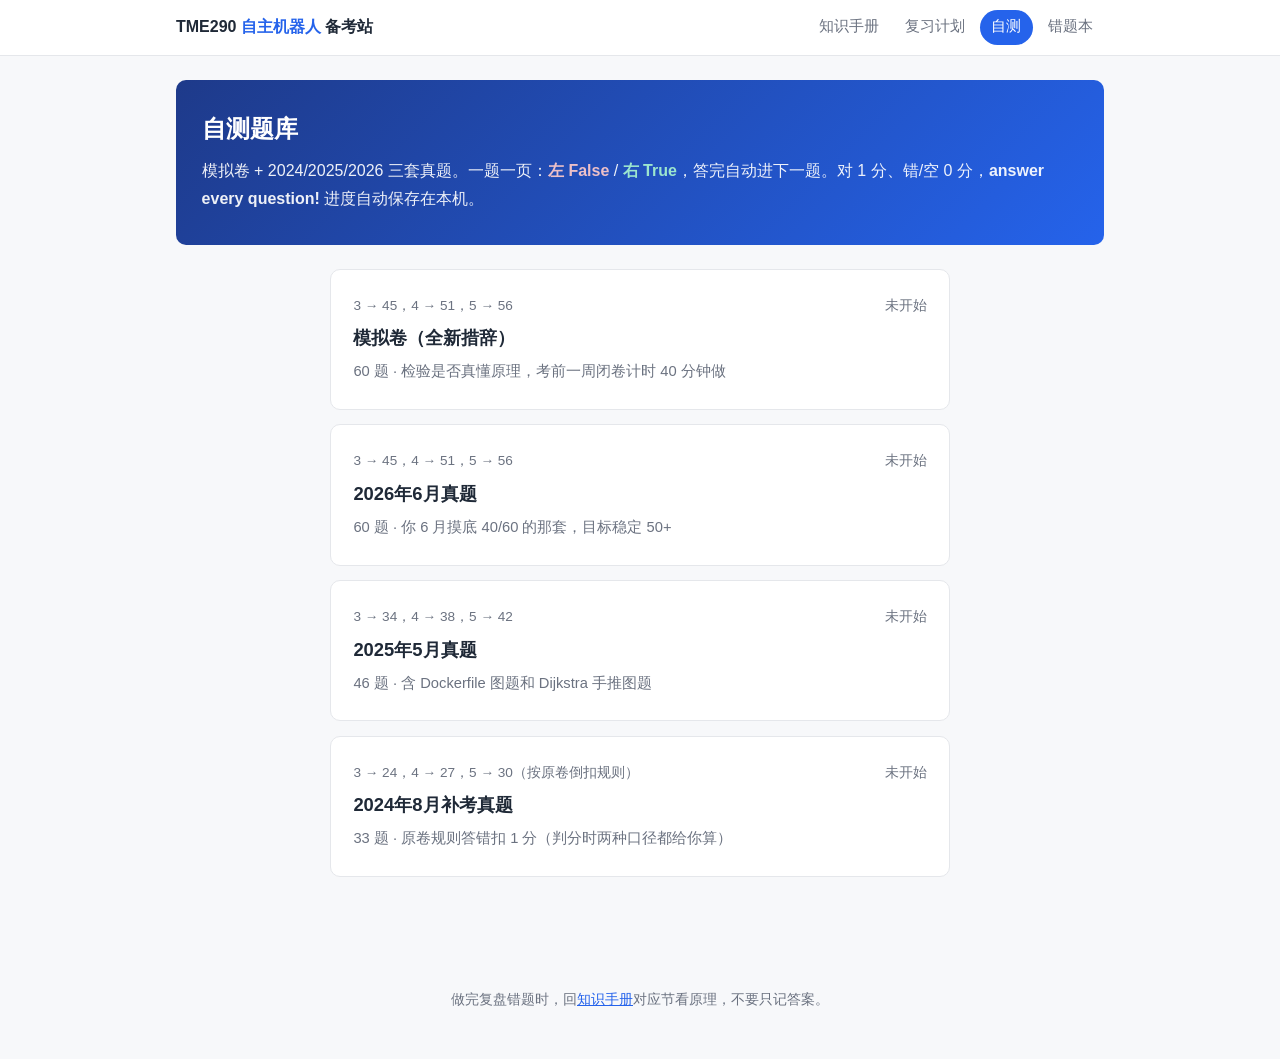
<file: exam.html>
<!DOCTYPE html>
<html lang="zh-CN">
<head>
<meta charset="UTF-8">
<meta name="viewport" content="width=device-width, initial-scale=1.0, viewport-fit=cover">
<title>TME290 自测 · 模拟卷 + 三套真题</title>
<link rel="stylesheet" href="style.css">
<link rel="icon" href="data:image/svg+xml,<svg xmlns='http://www.w3.org/2000/svg' viewBox='0 0 100 100'><text y='.9em' font-size='90'>🤖</text></svg>">
</head>
<body>

<nav class="nav">
  <div class="nav-inner">
    <a class="brand" href="index.html">TME290 <span>自主机器人</span> 备考站</a>
    <div class="links">
      <a href="index.html">知识手册</a>
      <a href="plan.html">复习计划</a>
      <a href="exam.html" class="active">自测</a>
      <a href="wrongbook.html">错题本</a>
    </div>
  </div>
</nav>

<div class="wrap">

<div class="hero">
  <h1 id="heroTitle">自测题库</h1>
  <p id="heroDesc">模拟卷 + 2024/2025/2026 三套真题。一题一页：<strong style="color:#fecaca">左 False</strong> / <strong style="color:#a7f3d0">右 True</strong>，答完自动进下一题。对 1 分、错/空 0 分，<strong>answer every question!</strong> 进度自动保存在本机。</p>
</div>

<div id="app"></div>

<div class="exam-actions" id="actions" style="display:none">
  <button class="btn primary" id="submitBtn">交卷判分</button>
  <button class="btn ghost" id="resetBtn">清空重做</button>
  <button class="btn ghost" id="pickBtn">切换试卷</button>
  <span class="progress" id="progress"></span>
</div>

</div>

<footer>做完复盘错题时，回<a href="index.html">知识手册</a>对应节看原理，不要只记答案。</footer>

<script src="exam-data.js"></script>
<script src="sync.js"></script>
<script>
(function () {
  var appEl = document.getElementById('app');
  var actionsEl = document.getElementById('actions');
  var progressEl = document.getElementById('progress');
  var submitBtn = document.getElementById('submitBtn');
  var resetBtn = document.getElementById('resetBtn');
  var pickBtn = document.getElementById('pickBtn');
  var heroTitle = document.getElementById('heroTitle');
  var heroDesc = document.getElementById('heroDesc');

  var CUR_KEY = 'tme290-current-exam';
  var exam = null;   // 当前试卷（EXAMS 元素）
  var ALL = [];      // 当前试卷拍平后的题目
  var state = null;  // 当前试卷作答状态

  function storeKey(id) { return 'tme290-exam-v1-' + id; }
  function freshState() { return { answers: {}, submitted: false, idx: 0 }; }
  function loadState(id) {
    try { return JSON.parse(localStorage.getItem(storeKey(id))); } catch (e) { return null; }
  }
  function save() {
    if (exam) try { localStorage.setItem(storeKey(exam.id), JSON.stringify(state)); } catch (e) {}
  }
  function answeredCount() { return Object.keys(state.answers).length; }
  function escapeHtml(s) {
    return s.replace(/&/g, '&amp;').replace(/</g, '&lt;').replace(/>/g, '&gt;');
  }
  function flatten(ex) {
    var out = [];
    ex.sections.forEach(function (sec) {
      sec.questions.forEach(function (q) {
        out.push({ n: q.n, q: q.q, a: q.a, e: q.e, both: q.both, section: sec.section, context: sec.context });
      });
    });
    return out;
  }
  function isCorrect(q, user) {
    if (user === undefined) return false;
    if (q.both) return true;
    return user === (q.a ? 'T' : 'F');
  }

  // ---------- 选卷 ----------
  function openExam(id) {
    exam = null;
    for (var i = 0; i < EXAMS.length; i++) if (EXAMS[i].id === id) exam = EXAMS[i];
    if (!exam) { renderPicker(); return; }
    ALL = flatten(exam);
    state = loadState(id) || freshState();
    if (typeof state.idx !== 'number' || state.idx < 0) state.idx = 0;
    if (state.idx > ALL.length) state.idx = ALL.length;
    try { localStorage.setItem(CUR_KEY, id); } catch (e) {}
    render();
  }

  function backToPicker() {
    save();
    exam = null;
    try { localStorage.removeItem(CUR_KEY); } catch (e) {}
    renderPicker();
  }

  function examStatus(ex) {
    var st = loadState(ex.id);
    if (!st || (!st.submitted && !Object.keys(st.answers || {}).length)) return '未开始';
    var total = 0;
    ex.sections.forEach(function (s) { total += s.questions.length; });
    if (st.submitted) {
      var flat = flatten(ex), score = 0;
      flat.forEach(function (q) { if (st.answers[q.n] !== undefined && isCorrect(q, st.answers[q.n])) score++; });
      return '已交卷 · ' + score + ' / ' + total;
    }
    return '进行中 · 已答 ' + Object.keys(st.answers).length + ' / ' + total;
  }

  function renderPicker() {
    heroTitle.textContent = '自测题库';
    heroDesc.style.display = '';
    actionsEl.style.display = 'none';
    var html = '<div class="single">';
    EXAMS.forEach(function (ex) {
      var status = examStatus(ex);
      html +=
        '<div class="qcard exam-pick" data-id="' + ex.id + '">' +
          '<div class="meta"><span class="sec">' + escapeHtml(ex.gradeNote) + '</span><span>' + status + '</span></div>' +
          '<h2 style="margin:0.3rem 0 0.3rem;border:none;padding:0;font-size:1.15rem">' + escapeHtml(ex.title) + '</h2>' +
          '<p style="margin:0;color:var(--muted);font-size:0.92rem">' + escapeHtml(ex.subtitle) + '</p>' +
        '</div>';
    });
    html += '</div>';
    appEl.innerHTML = html;
    appEl.querySelectorAll('.exam-pick').forEach(function (card) {
      card.addEventListener('click', function () { openExam(card.dataset.id); });
    });
    window.scrollTo({ top: 0 });
  }

  // ---------- 答题 ----------
  function render() {
    heroTitle.textContent = exam.title;
    heroDesc.style.display = 'none';
    actionsEl.style.display = '';
    if (state.submitted) renderResult();
    else if (state.idx >= ALL.length) renderFinish();
    else renderQuestion();
    updateBar();
  }

  function updateBar() {
    progressEl.textContent = state.submitted ? '已交卷' : ('已答 ' + answeredCount() + ' / ' + ALL.length);
    submitBtn.style.display = state.submitted ? 'none' : '';
  }

  function renderQuestion() {
    var q = ALL[state.idx];
    var user = state.answers[q.n];
    var pct = Math.round(answeredCount() / ALL.length * 100);

    appEl.innerHTML =
      '<div class="single">' +
        '<div class="progressbar"><div style="width:' + pct + '%"></div></div>' +
        '<div class="qcard">' +
          '<div class="meta"><span class="sec">' + escapeHtml(q.section) + '</span><span>第 ' + (state.idx + 1) + ' / ' + ALL.length + ' 题</span></div>' +
          (q.context || '') +
          '<p class="stem-big">' + escapeHtml(q.q) + '</p>' +
          '<div class="big-tf">' +
            '<button class="bf' + (user === 'F' ? ' sel' : '') + '" id="btnF">✗ False</button>' +
            '<button class="bt' + (user === 'T' ? ' sel' : '') + '" id="btnT">✓ True</button>' +
          '</div>' +
          '<div class="qnav">' +
            '<button class="btn ghost" id="prevBtn"' + (state.idx === 0 ? ' disabled' : '') + '>← 上一题</button>' +
            '<button class="btn ghost" id="skipBtn">' + (user ? '下一题 →' : '跳过 →') + '</button>' +
          '</div>' +
          '<div class="kbd-hint">键盘：← False · → True · ⌫ 上一题</div>' +
        '</div>' +
      '</div>';

    document.getElementById('btnF').addEventListener('click', function () { answer('F'); });
    document.getElementById('btnT').addEventListener('click', function () { answer('T'); });
    document.getElementById('prevBtn').addEventListener('click', function () { go(state.idx - 1); });
    document.getElementById('skipBtn').addEventListener('click', function () { go(state.idx + 1); });
  }

  function answer(v) {
    var q = ALL[state.idx];
    state.answers[q.n] = v;
    save();
    var b = document.getElementById(v === 'T' ? 'btnT' : 'btnF');
    var other = document.getElementById(v === 'T' ? 'btnF' : 'btnT');
    if (b) { b.classList.add('sel'); other.classList.remove('sel'); }
    var at = state.idx;
    setTimeout(function () {
      if (exam && !state.submitted && state.idx === at) go(at + 1);
    }, 180);
  }

  function go(i) {
    state.idx = Math.max(0, Math.min(ALL.length, i));
    save();
    render();
    window.scrollTo({ top: 0 });
  }

  function renderFinish() {
    var blanks = ALL.filter(function (q) { return state.answers[q.n] === undefined; });
    var html =
      '<div class="single">' +
        '<div class="progressbar"><div style="width:' + Math.round(answeredCount() / ALL.length * 100) + '%"></div></div>' +
        '<div class="qcard">' +
          '<h2 style="margin:0 0 0.6rem;border:none;padding:0">已到卷末 · 已答 ' + answeredCount() + ' / ' + ALL.length + '</h2>';
    if (blanks.length) {
      html += '<p>还有 <strong>' + blanks.length + '</strong> 题留空' +
        (exam.penalty ? '（本卷原规则答错倒扣，但有把握就答）' : '（考场上绝不留空！）') + '：</p><p class="blank-links">' +
        blanks.map(function (q) { return '<a href="#" data-n="' + q.n + '">Q' + q.n + '</a>'; }).join('') + '</p>';
    } else {
      html += '<p>全部作答完毕 🎉 可以交卷了。</p>';
    }
    html +=
          '<div class="qnav">' +
            '<button class="btn ghost" id="backBtn">← 回去检查</button>' +
            '<button class="btn primary" id="finishSubmit">交卷判分</button>' +
          '</div>' +
        '</div>' +
      '</div>';
    appEl.innerHTML = html;

    appEl.querySelectorAll('.blank-links a').forEach(function (a) {
      a.addEventListener('click', function (ev) {
        ev.preventDefault();
        var n = parseInt(a.dataset.n, 10);
        go(ALL.findIndex(function (q) { return q.n === n; }));
      });
    });
    document.getElementById('backBtn').addEventListener('click', function () { go(ALL.length - 1); });
    document.getElementById('finishSubmit').addEventListener('click', submit);
  }

  function renderResult() {
    var score = 0, wrong = 0, blank = 0, wrongList = [];
    ALL.forEach(function (q) {
      var user = state.answers[q.n];
      if (user === undefined) { blank++; wrongList.push(q.n); }
      else if (isCorrect(q, user)) score++;
      else { wrong++; wrongList.push(q.n); }
    });
    var g = exam.grades;
    var grade = score >= g.g5 ? '5（优秀）' : score >= g.g4 ? '4（良好）' : score >= g.g3 ? '3（及格）' : '未及格（及格线 ' + g.g3 + '）';

    var html =
      '<div class="result-banner">' +
        '<div><span class="score">' + score + '</span> / ' + ALL.length + ' · 等级：<strong>' + grade + '</strong></div>' +
        (exam.penalty ? '<div>按 2024 原卷规则（答错 −1、留空 0）：<strong>' + (score - wrong) + '</strong> 分</div>' : '') +
        '<div>错题/留空：' + (wrongList.length ? wrongList.map(function (n) { return '<a href="#q' + n + '">' + n + '</a>'; }).join(', ') : '无 🎉') +
        (blank ? '（其中留空 ' + blank + ' 题）' : '') + '</div>' +
        '<div style="color:var(--muted);font-size:0.9rem">复盘：点错题号跳到解析，再回<a href="index.html">知识手册</a>对应节看原理。错题已自动存入 <a href="wrongbook.html">错题本</a>。</div>' +
      '</div>';

    exam.sections.forEach(function (sec) {
      html += '<div class="section-title">' + escapeHtml(sec.section) + '</div>';
      if (sec.context) html += sec.context;
      sec.questions.forEach(function (q) {
        var user = state.answers[q.n];
        var ok = user !== undefined && isCorrect(q, user);
        var cls = user === undefined ? 'blank-q' : (ok ? 'correct' : 'wrong');
        var correct = q.both ? 'T/F 均可' : (q.a ? 'T' : 'F');
        html +=
          '<div class="question ' + cls + '" id="q' + q.n + '">' +
            '<p class="stem"><span class="num">' + q.n + '.</span>' + escapeHtml(q.q) + '</p>' +
            '<div class="explain">' +
              (user === undefined ? '⚠️ <strong>留空</strong>' : (ok ? '✅ 答对' : '❌ 答错（你选 ' + (user === 'T' ? 'True' : 'False') + '）')) +
              ' · 正确答案 <strong>' + correct + '</strong> — ' + escapeHtml(q.e) +
            '</div>' +
          '</div>';
      });
    });
    appEl.innerHTML = html;
    window.scrollTo({ top: 0 });
  }

  function submit() {
    var done = answeredCount();
    if (done < ALL.length && !confirm('还有 ' + (ALL.length - done) + ' 题未作答。确定交卷？')) return;
    state.submitted = true;
    save();
    if (window.WrongBook) try { WrongBook.recordResult(exam, ALL, state, isCorrect); } catch (e) {}
    render();
  }

  // ---------- 键盘 ----------
  document.addEventListener('keydown', function (ev) {
    if (!exam || state.submitted || state.idx >= ALL.length) return;
    if (ev.key === 'ArrowLeft') { ev.preventDefault(); answer('F'); }
    else if (ev.key === 'ArrowRight') { ev.preventDefault(); answer('T'); }
    else if (ev.key === 'Backspace') { ev.preventDefault(); go(state.idx - 1); }
  });

  submitBtn.addEventListener('click', submit);
  pickBtn.addEventListener('click', backToPicker);
  resetBtn.addEventListener('click', function () {
    if (!exam || !confirm('清空《' + exam.title + '》的所有作答？')) return;
    state = freshState();
    save();
    render();
    window.scrollTo({ top: 0 });
  });

  // 启动：上次在做的卷直接续上，否则进选卷页
  var cur = null;
  try { cur = localStorage.getItem(CUR_KEY); } catch (e) {}
  if (cur) openExam(cur); else renderPicker();
})();
</script>
</body>
</html>
</file>
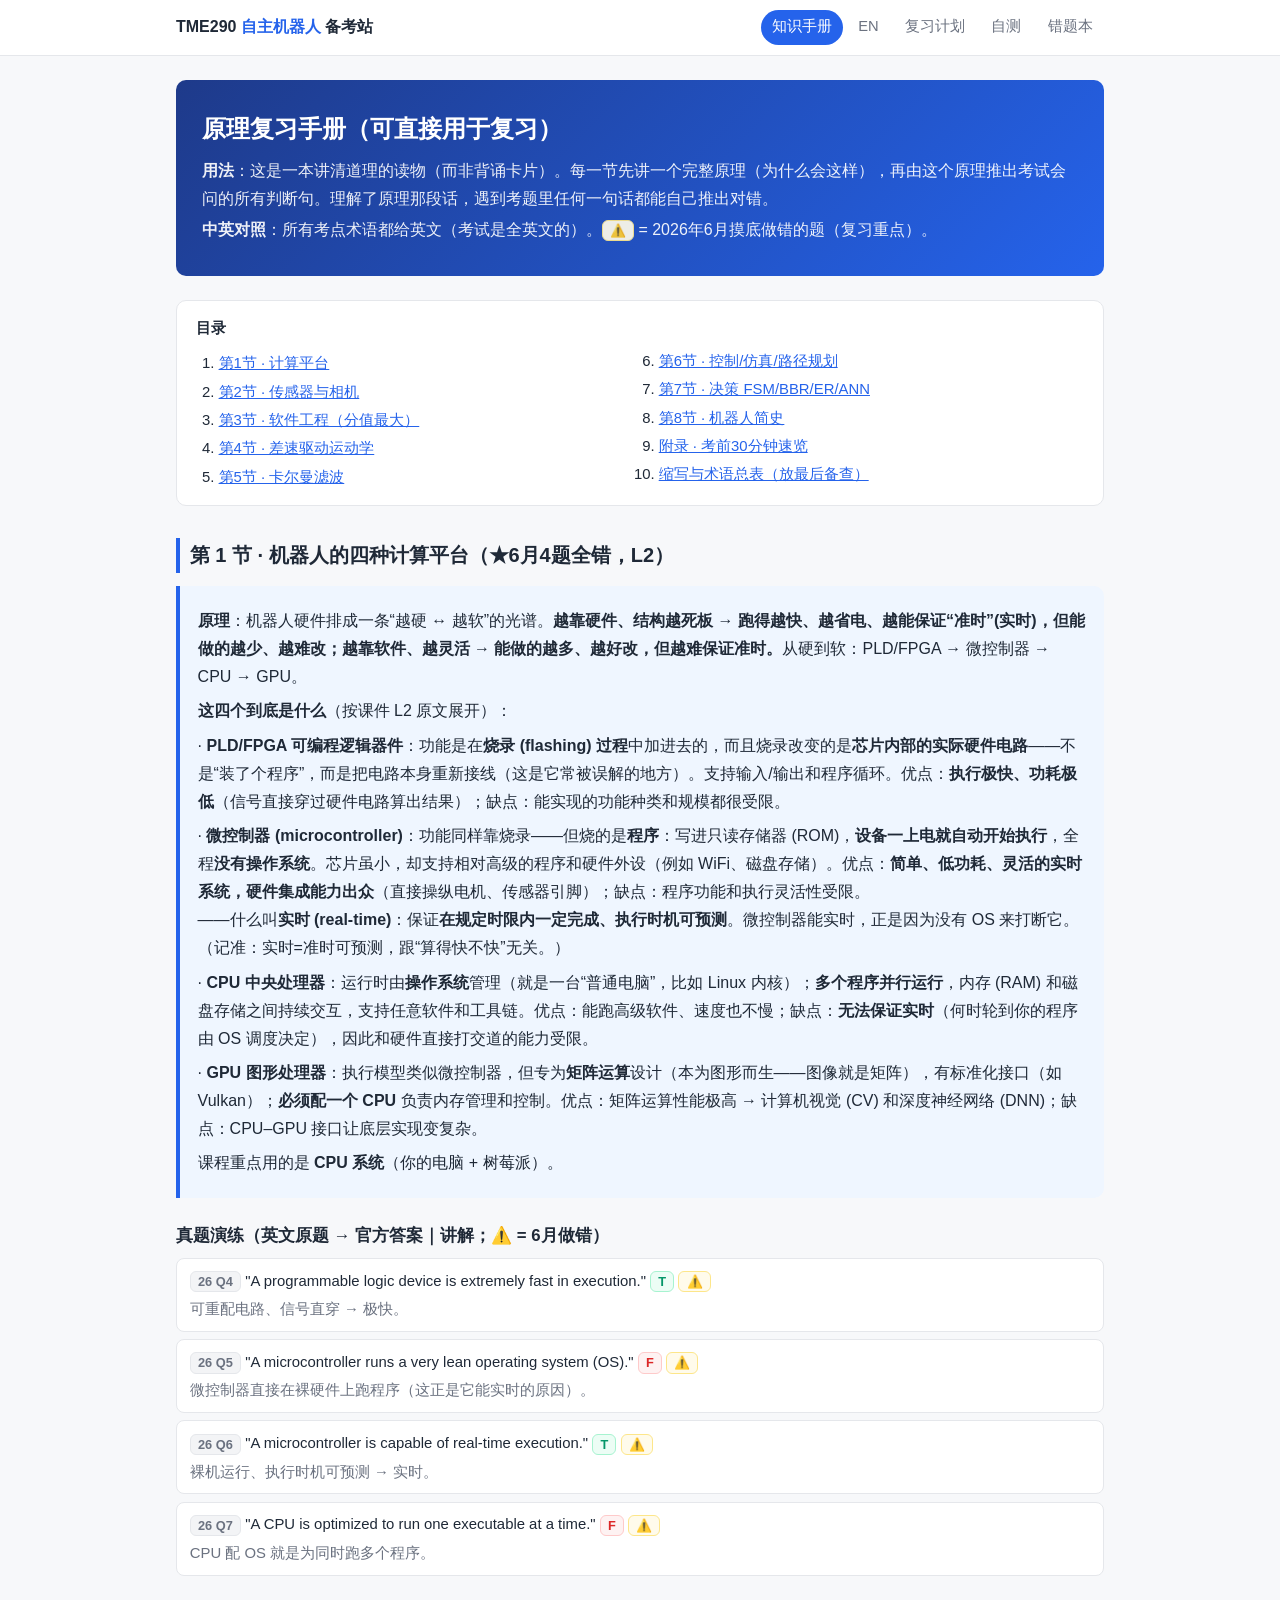
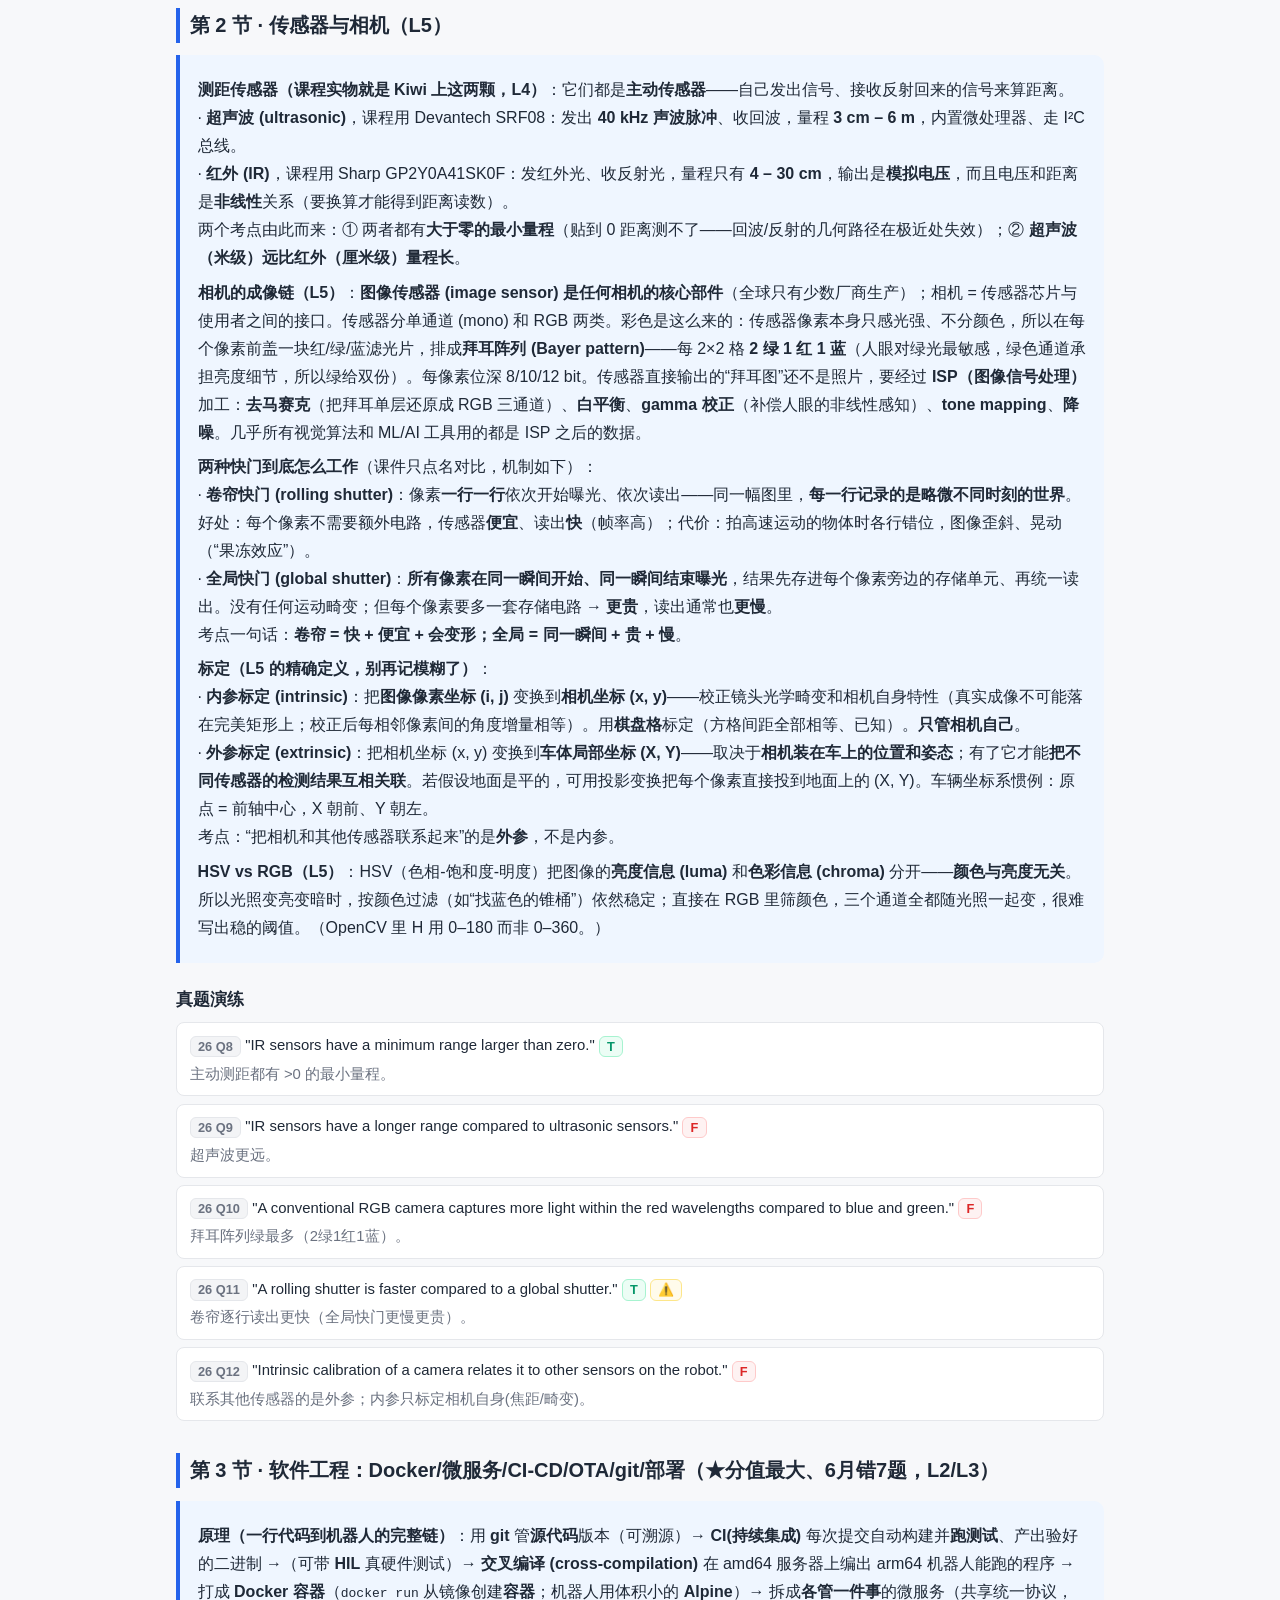
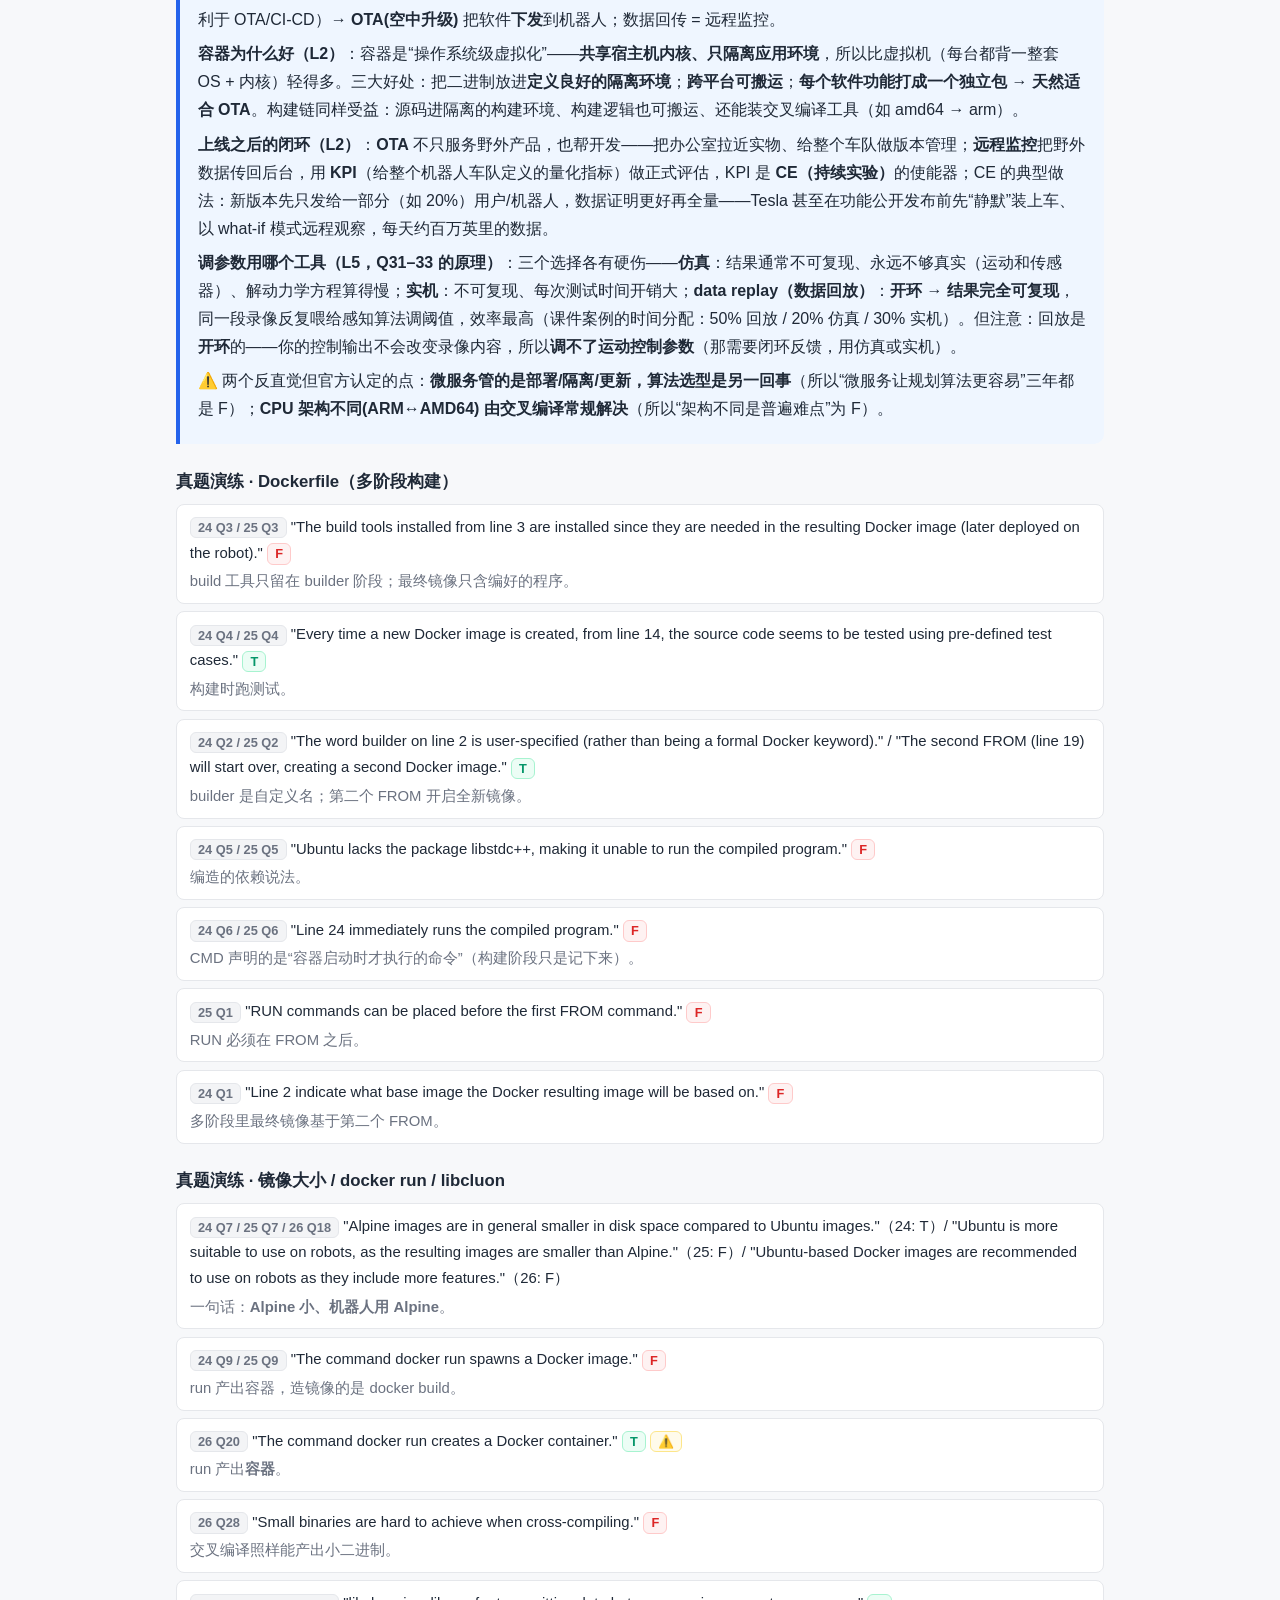
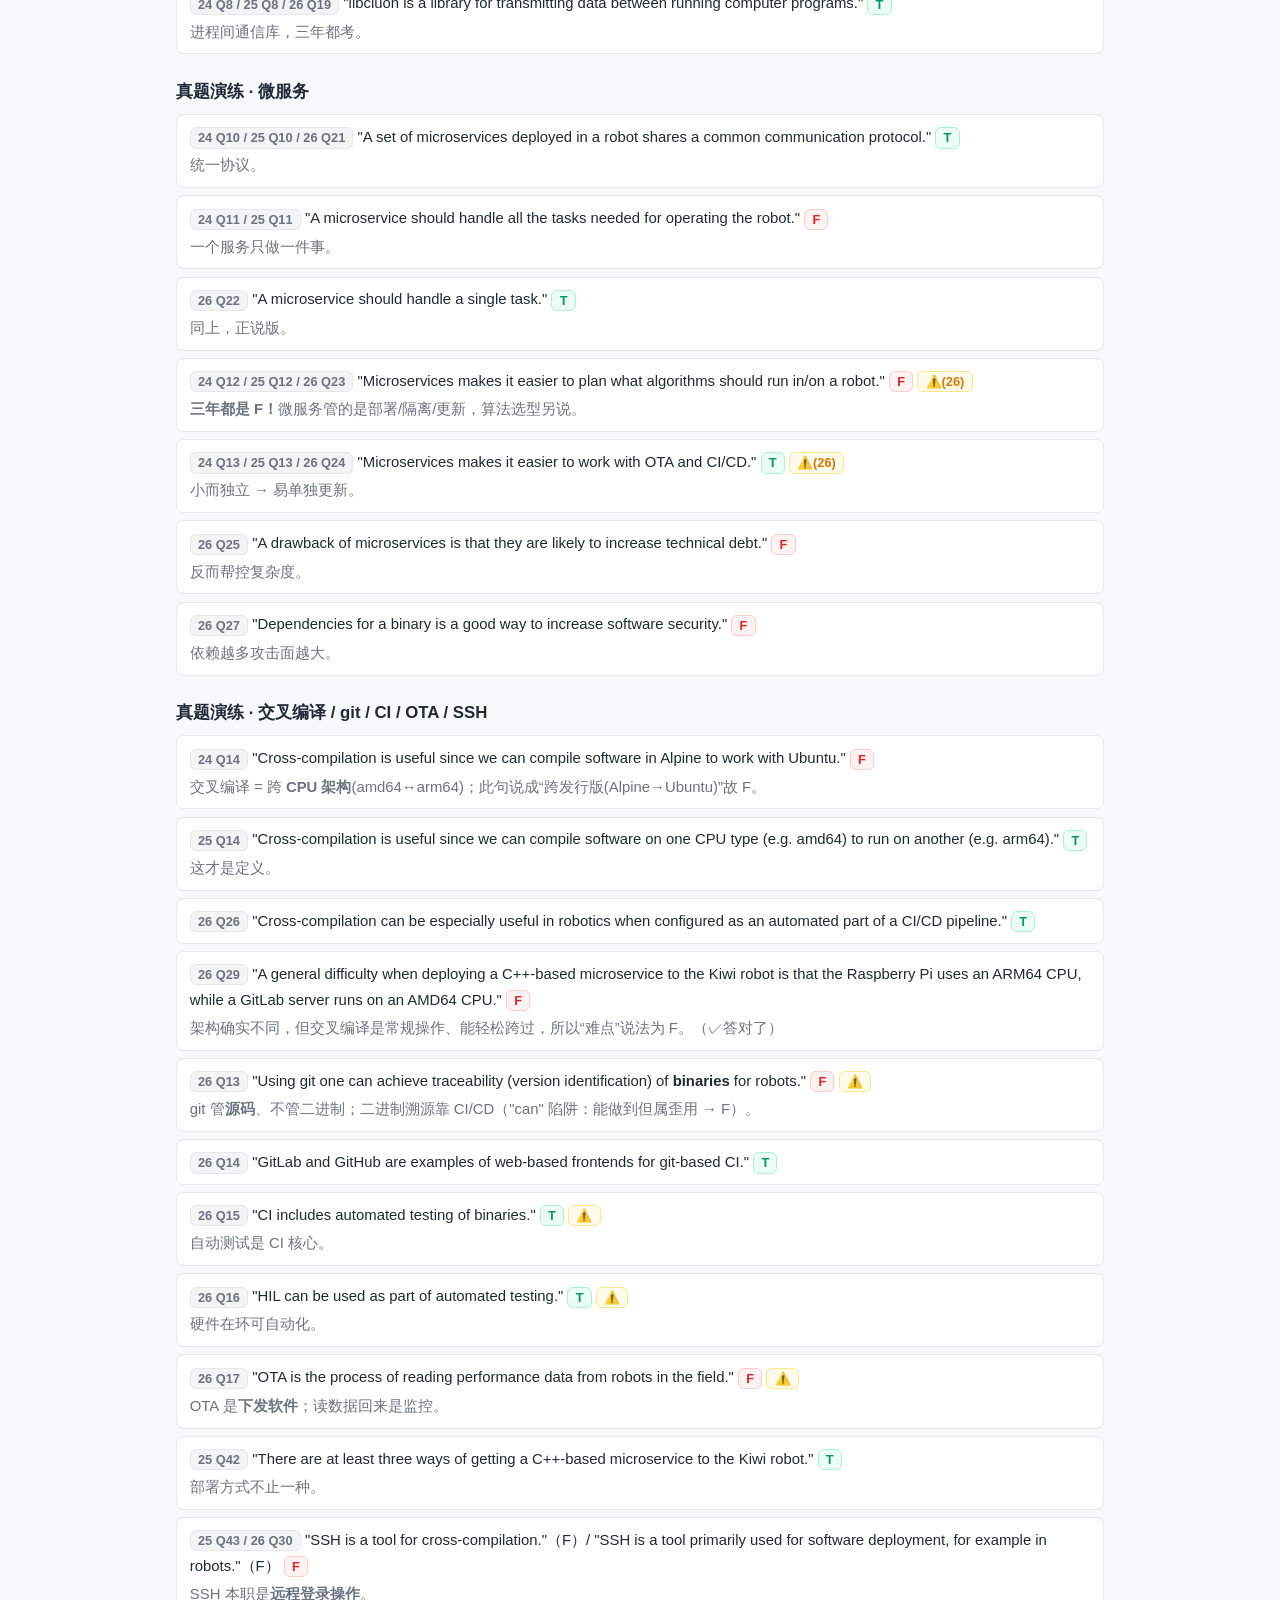
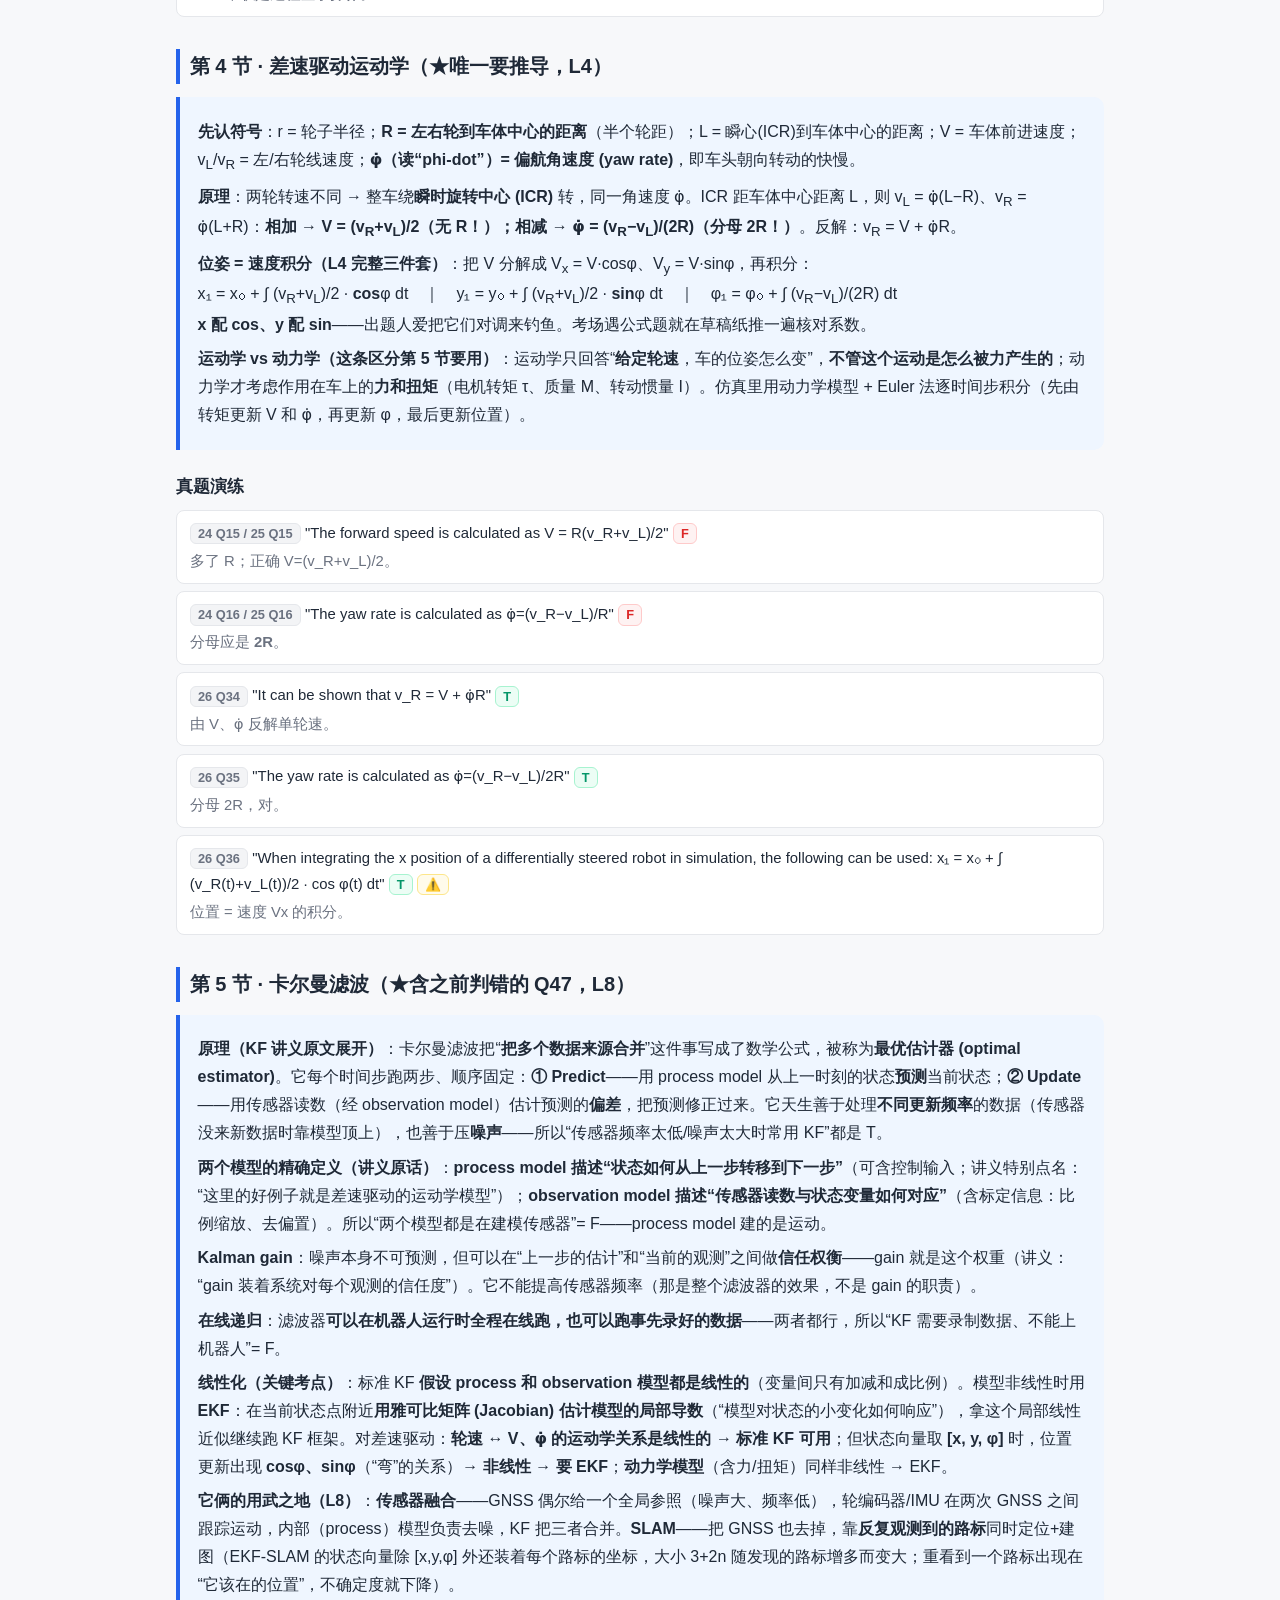
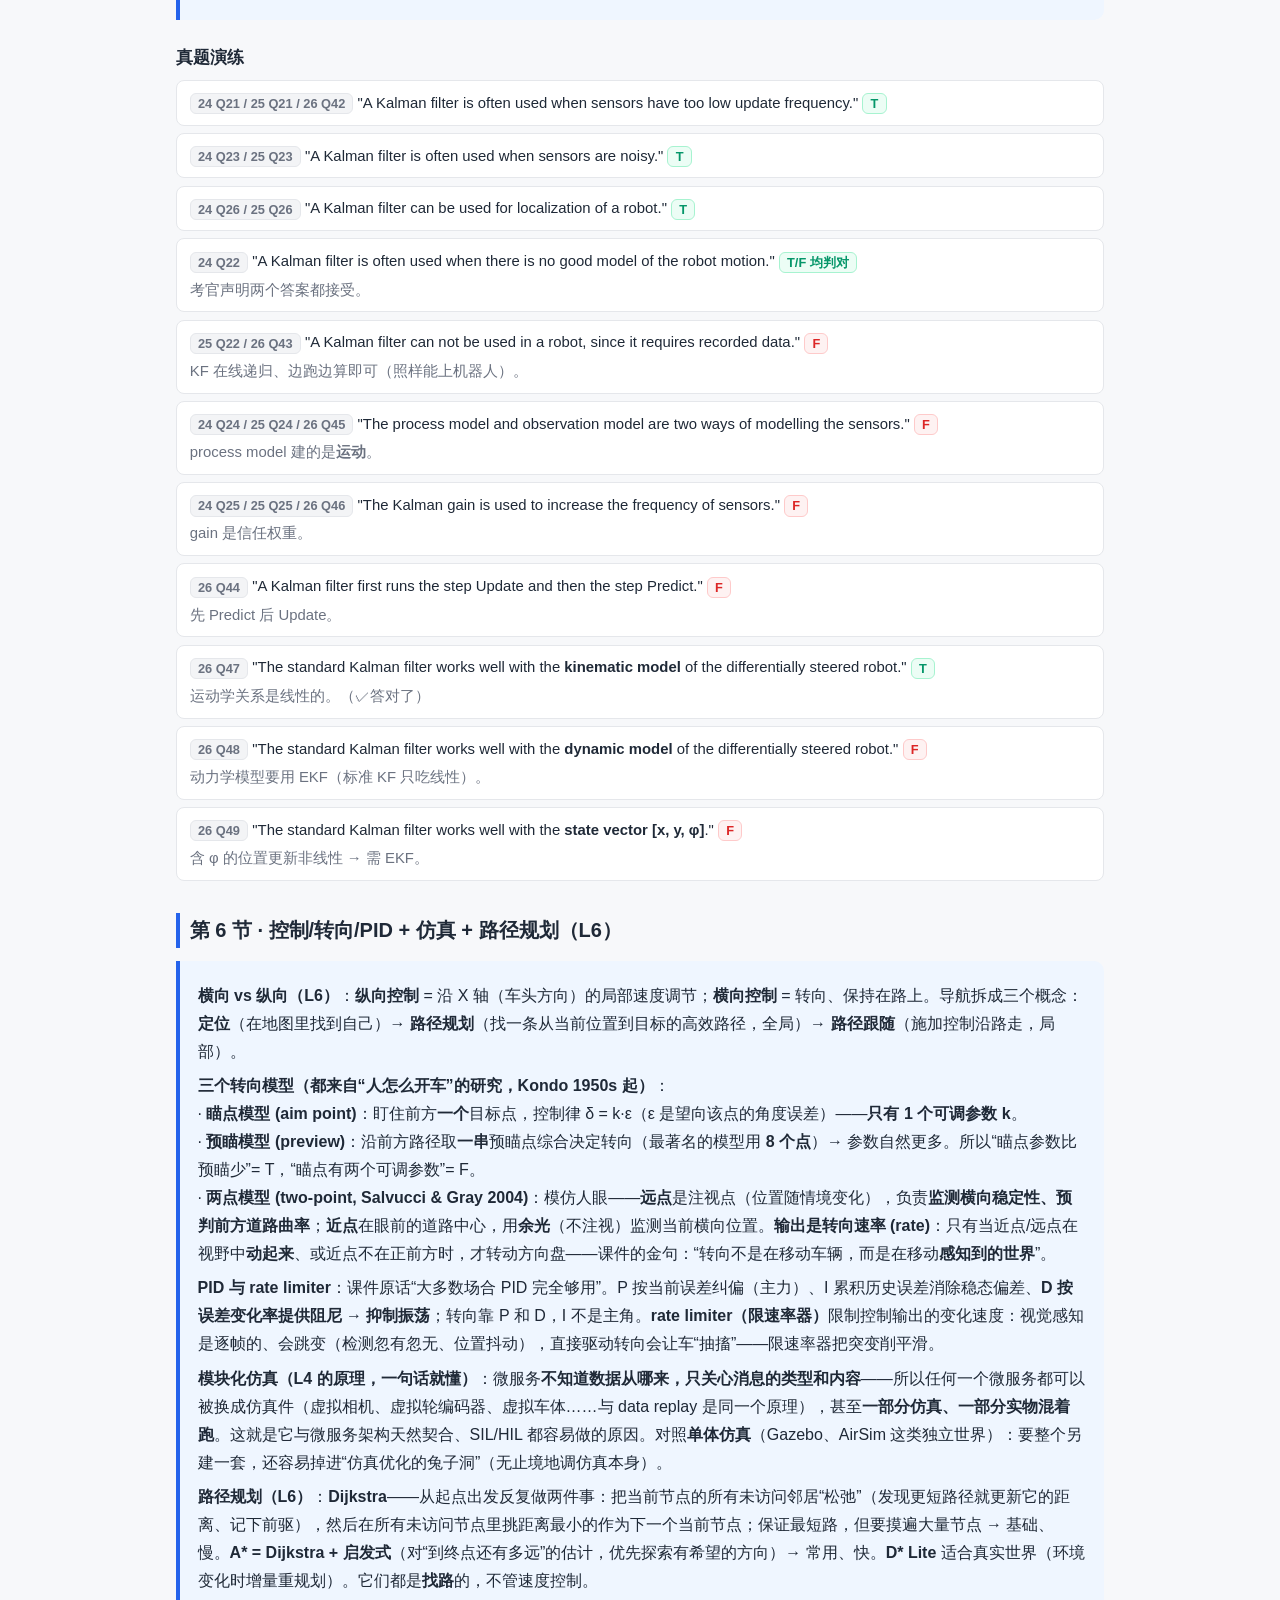
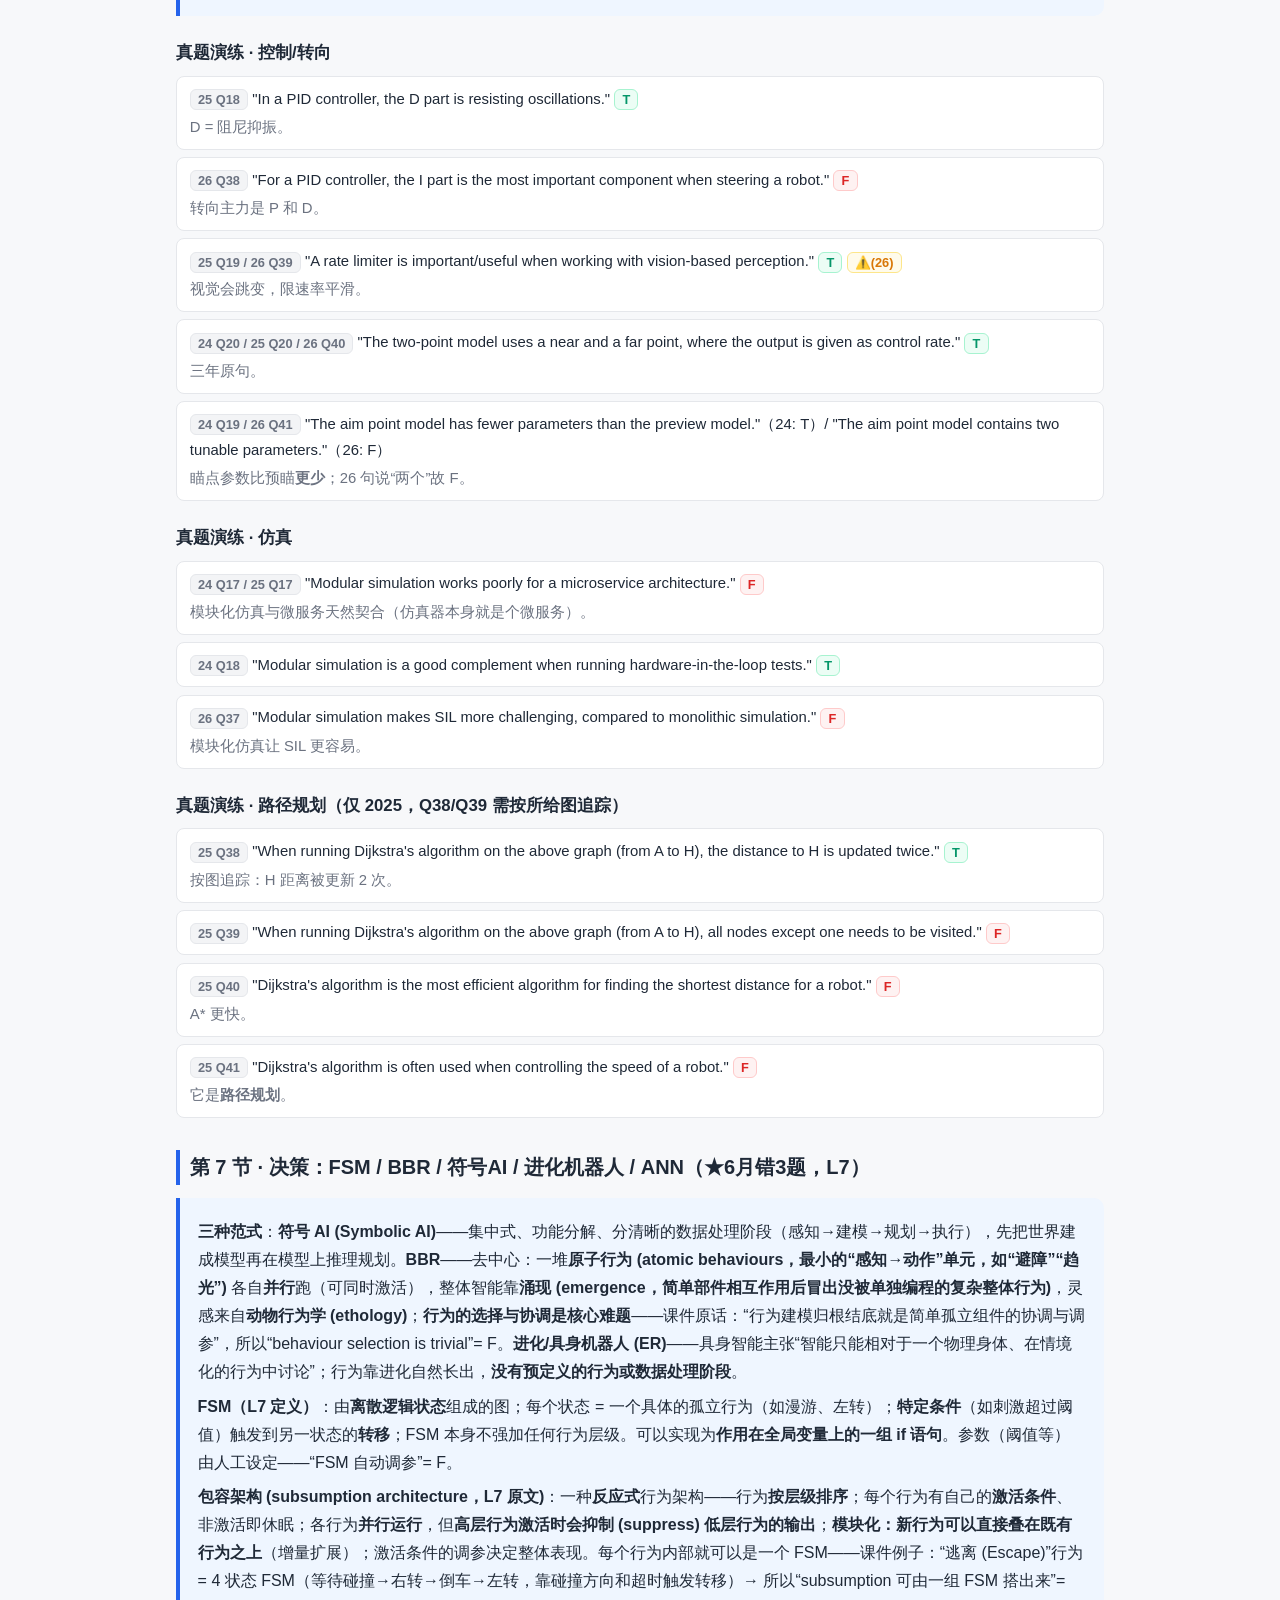
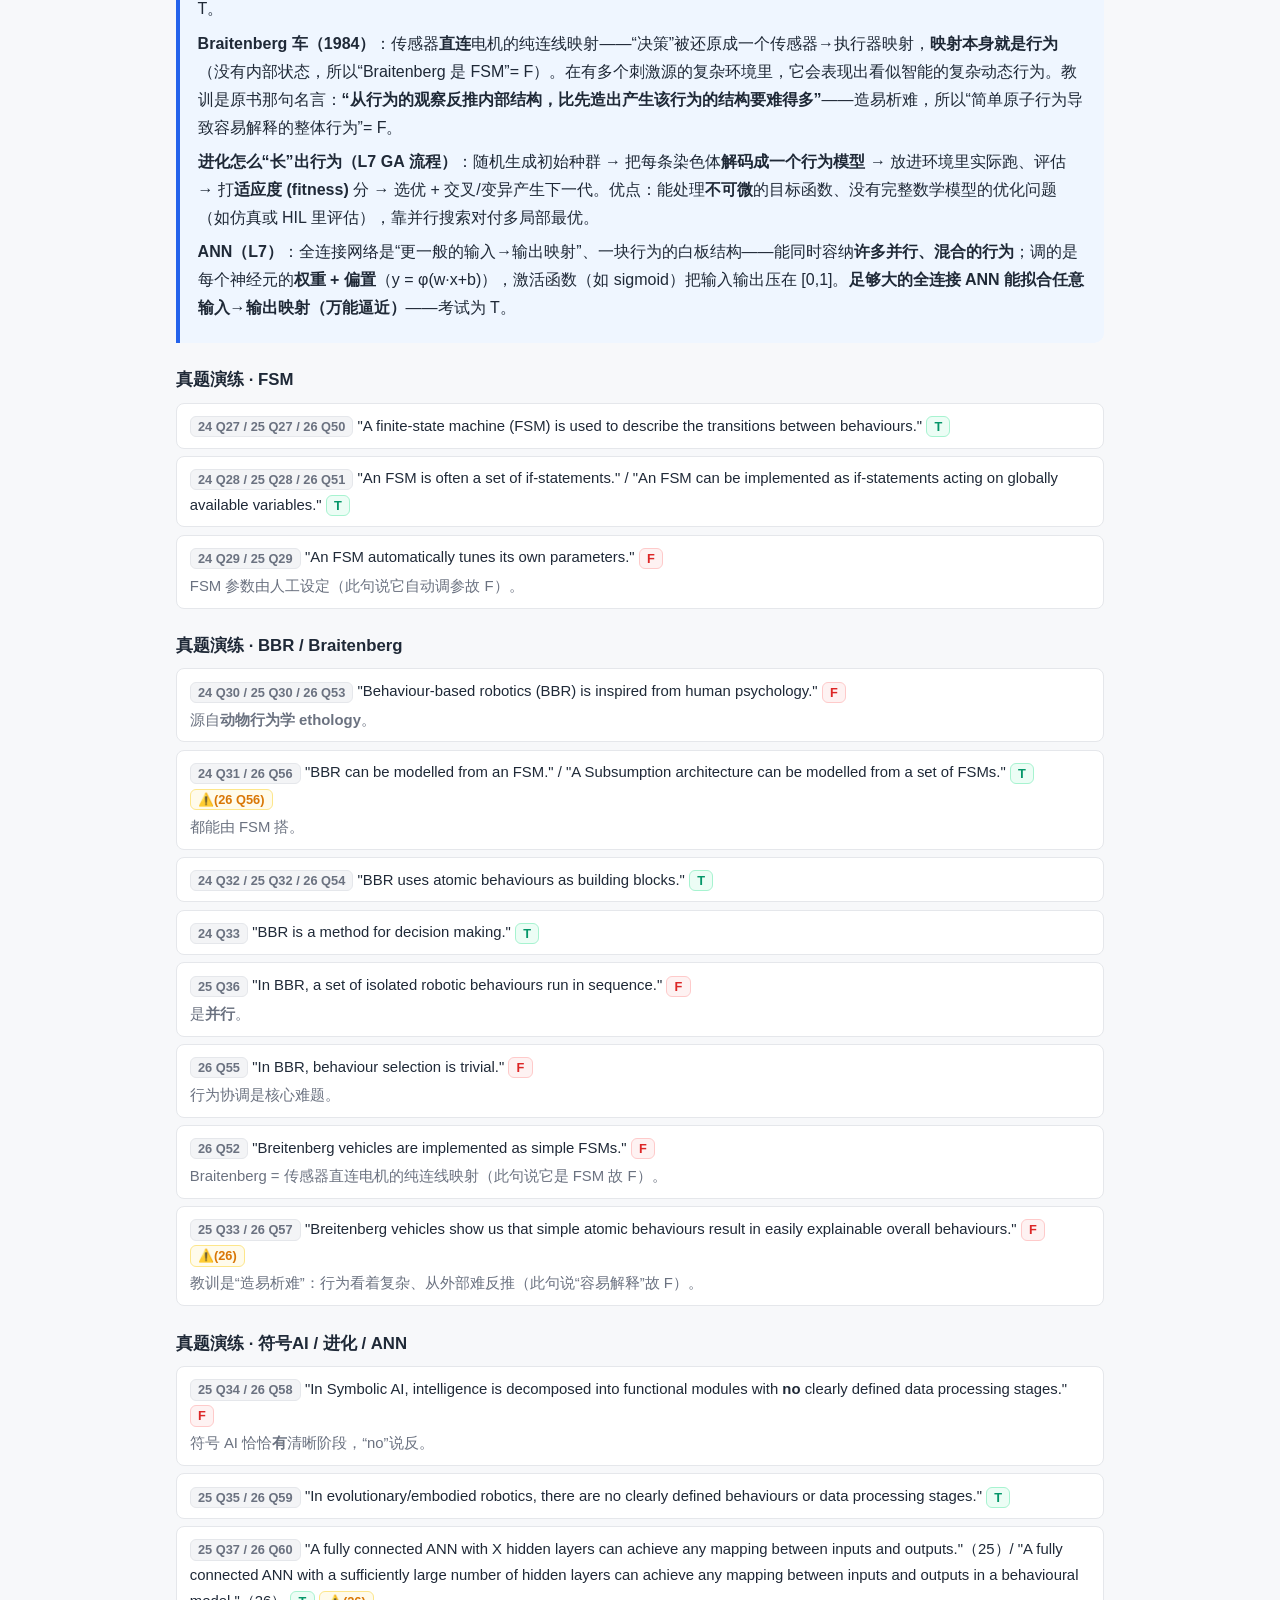
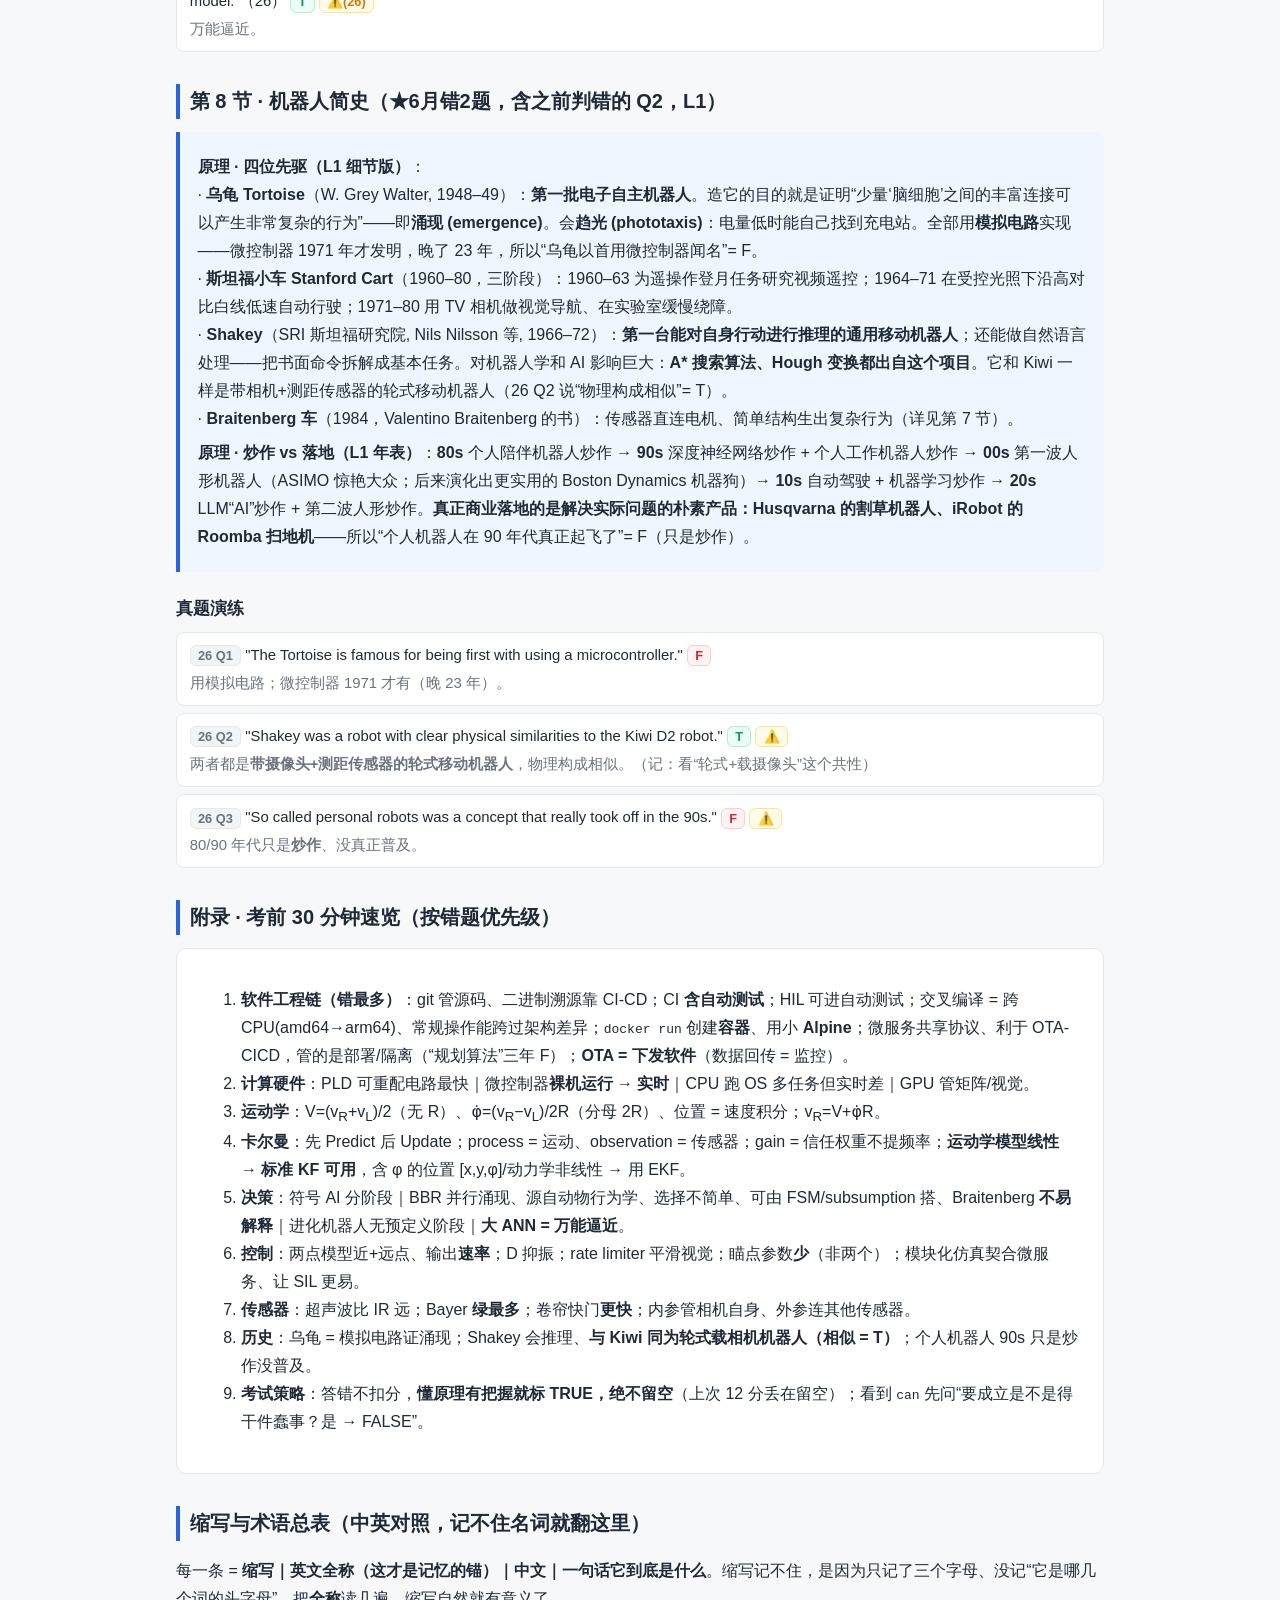
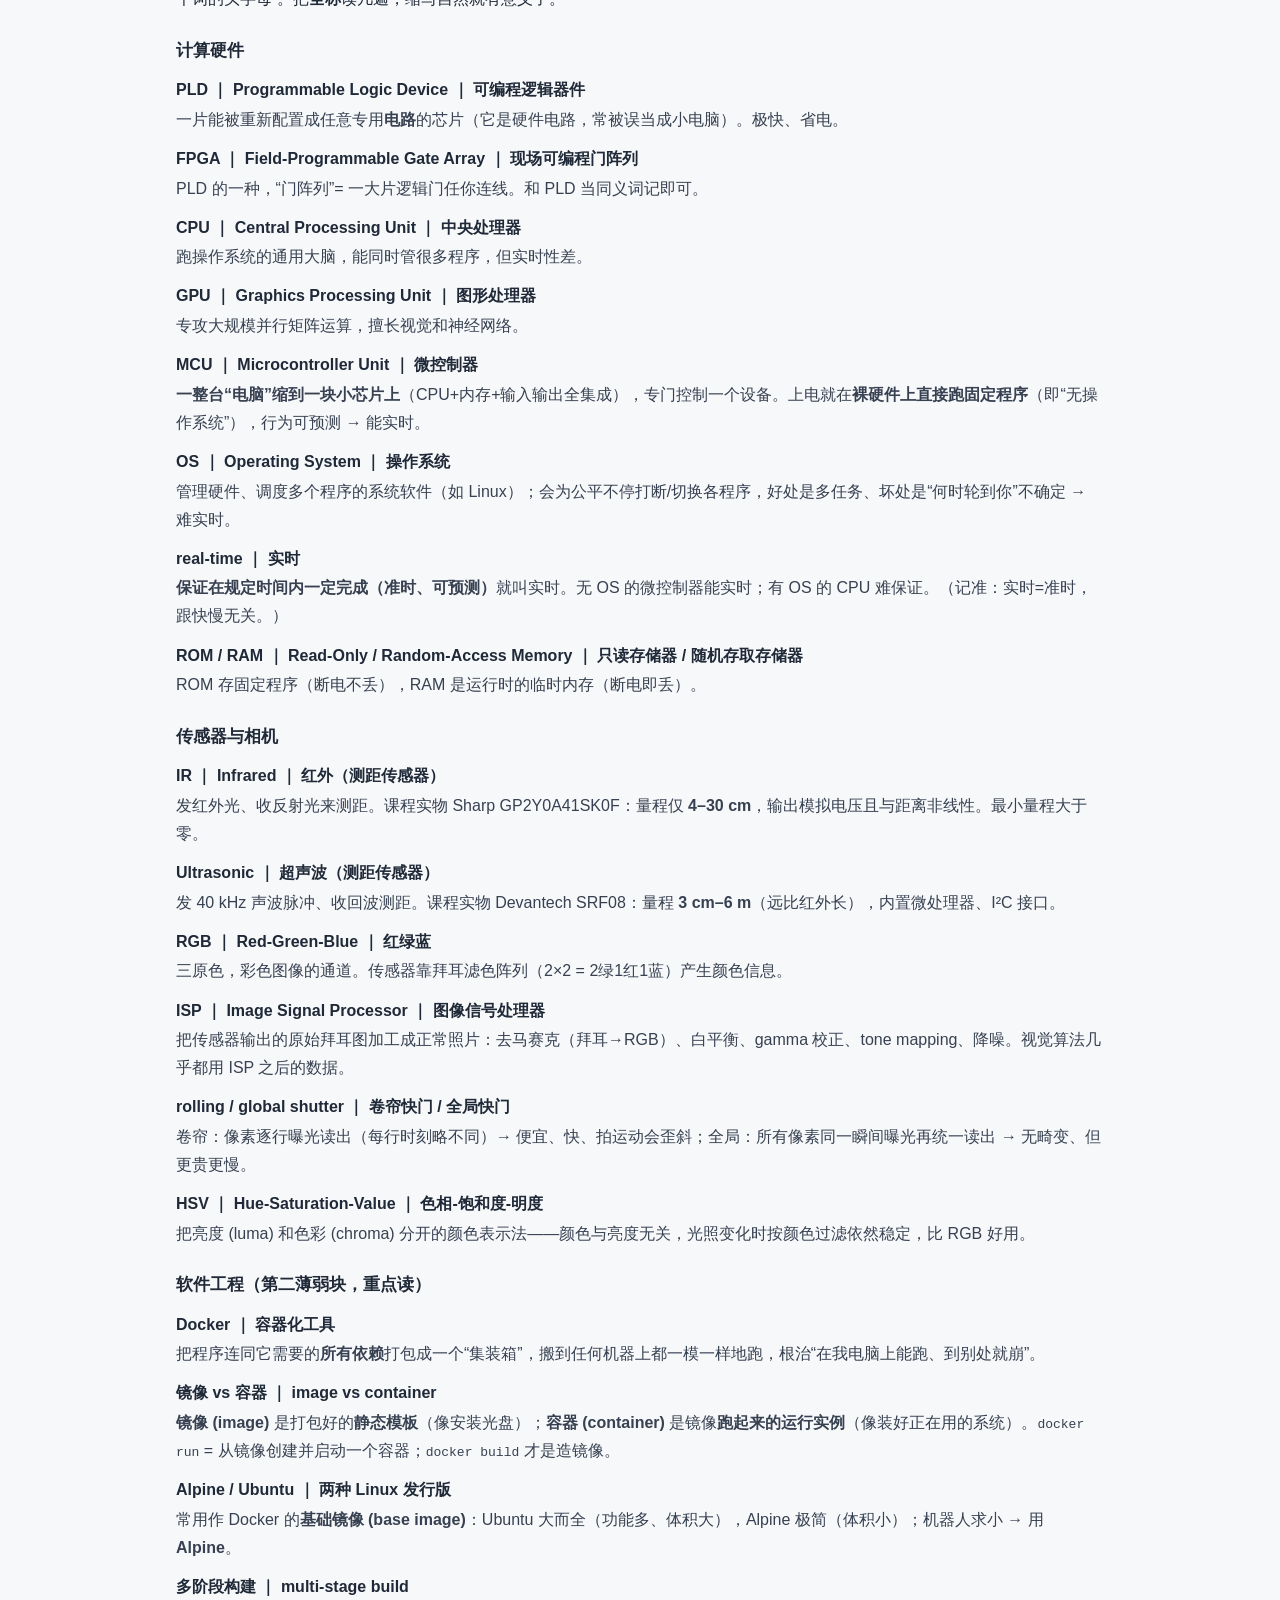
<file: handbook.html>
<!DOCTYPE html>
<html lang="zh-CN">
<head>
<meta charset="UTF-8">
<meta http-equiv="refresh" content="0; url=index.html">
<title>已移动 · TME290 知识手册</title>
</head>
<body>
<p>知识手册已成为主页，正在跳转… <a href="index.html">点此前往</a></p>
</body>
</html>
</file>
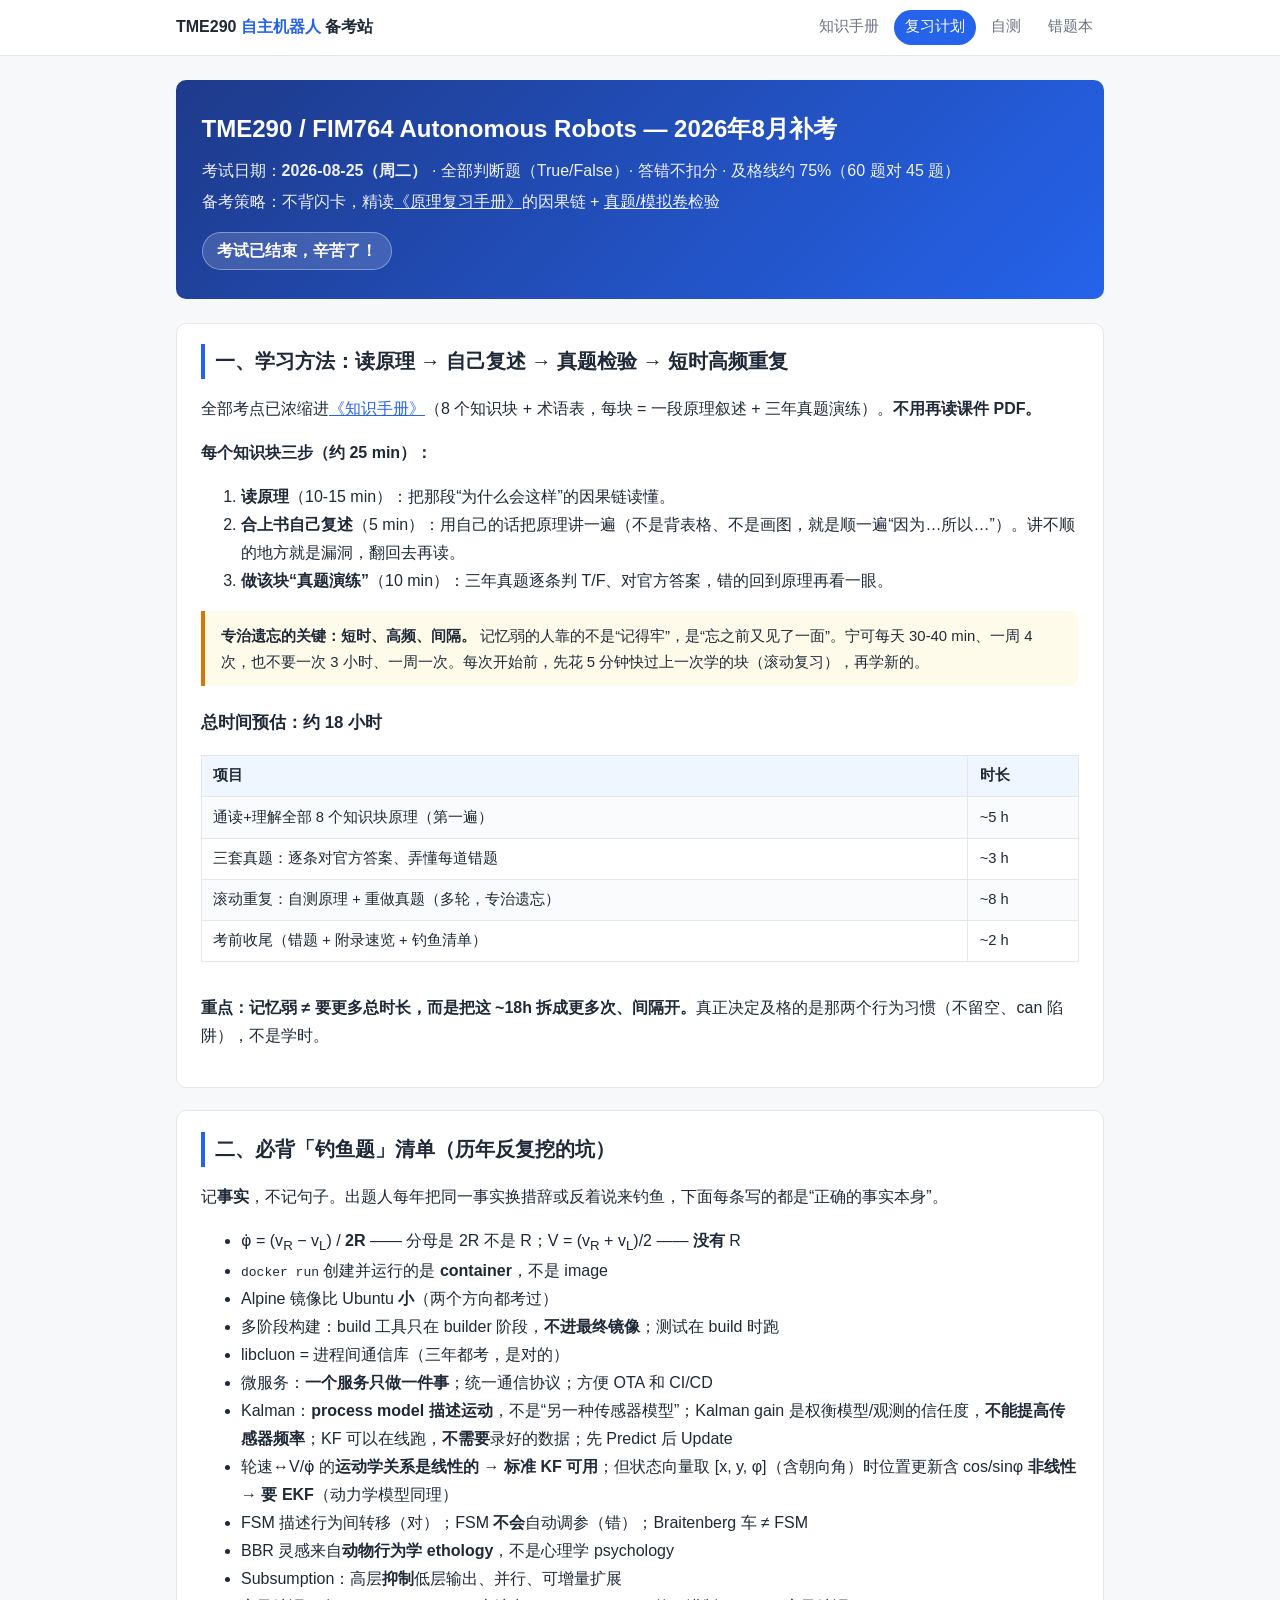
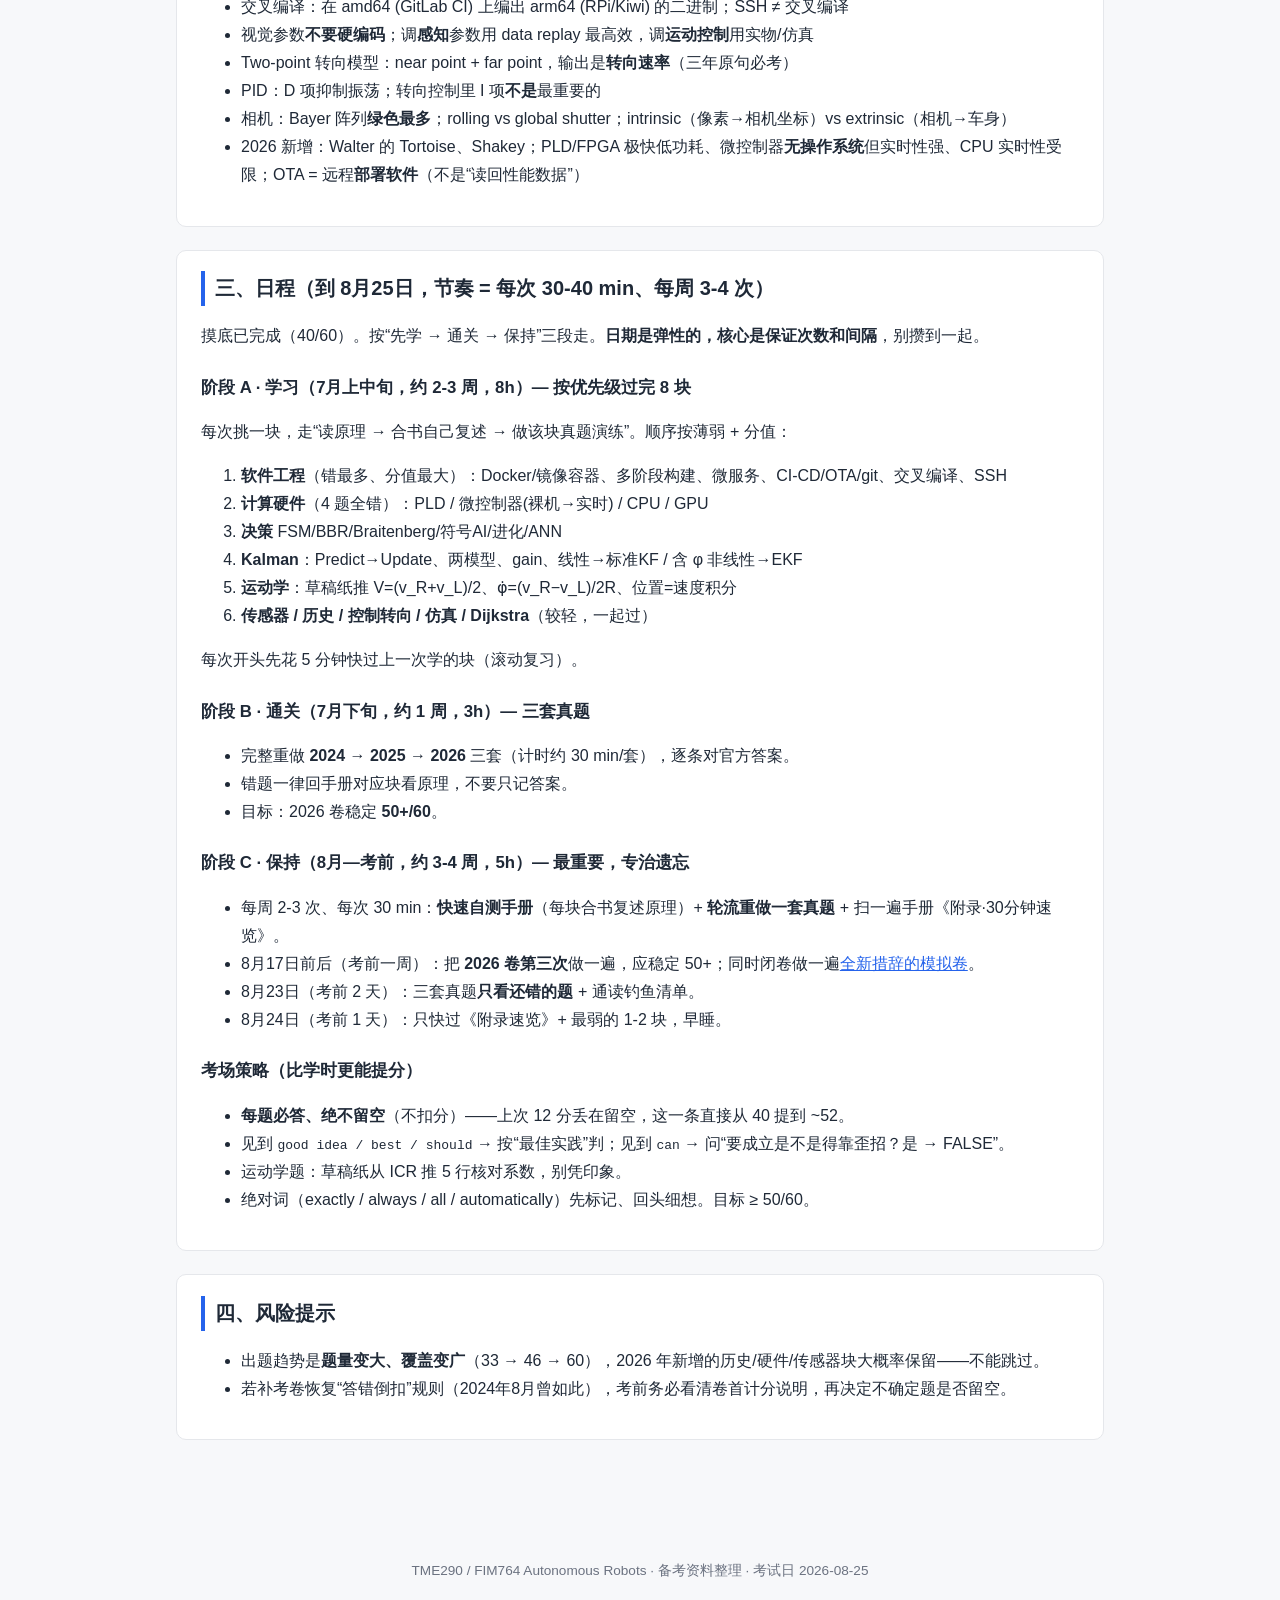
<file: plan.html>
<!DOCTYPE html>
<html lang="zh-CN">
<head>
<meta charset="UTF-8">
<meta name="viewport" content="width=device-width, initial-scale=1.0, viewport-fit=cover">
<title>TME290 补考备考 · 复习计划</title>
<link rel="stylesheet" href="style.css">
<link rel="icon" href="data:image/svg+xml,<svg xmlns='http://www.w3.org/2000/svg' viewBox='0 0 100 100'><text y='.9em' font-size='90'>🤖</text></svg>">
</head>
<body>

<nav class="nav">
  <div class="nav-inner">
    <a class="brand" href="index.html">TME290 <span>自主机器人</span> 备考站</a>
    <div class="links">
      <a href="index.html">知识手册</a>
      <a href="plan.html" class="active">复习计划</a>
      <a href="exam.html">自测</a>
      <a href="wrongbook.html">错题本</a>
    </div>
  </div>
</nav>

<div class="wrap">

<div class="hero">
  <h1>TME290 / FIM764 Autonomous Robots — 2026年8月补考</h1>
  <p>考试日期：<strong>2026-08-25（周二）</strong> · 全部判断题（True/False）· 答错不扣分 · 及格线约 75%（60 题对 45 题）</p>
  <p>备考策略：不背闪卡，精读<a href="index.html" style="color:#fff;text-decoration:underline">《原理复习手册》</a>的因果链 + <a href="exam.html" style="color:#fff;text-decoration:underline">真题/模拟卷</a>检验</p>
  <div class="countdown" id="countdown"></div>
</div>

<div class="card">
  <h2>一、学习方法：读原理 → 自己复述 → 真题检验 → 短时高频重复</h2>
  <p>全部考点已浓缩进<a href="index.html">《知识手册》</a>（8 个知识块 + 术语表，每块 = 一段原理叙述 + 三年真题演练）。<strong>不用再读课件 PDF。</strong></p>
  <p><strong>每个知识块三步（约 25 min）：</strong></p>
  <ol>
    <li><strong>读原理</strong>（10-15 min）：把那段“为什么会这样”的因果链读懂。</li>
    <li><strong>合上书自己复述</strong>（5 min）：用自己的话把原理讲一遍（不是背表格、不是画图，就是顺一遍“因为…所以…”）。讲不顺的地方就是漏洞，翻回去再读。</li>
    <li><strong>做该块“真题演练”</strong>（10 min）：三年真题逐条判 T/F、对官方答案，错的回到原理再看一眼。</li>
  </ol>
  <div class="hint">
    <strong>专治遗忘的关键：短时、高频、间隔。</strong>
    记忆弱的人靠的不是“记得牢”，是“忘之前又见了一面”。宁可每天 30-40 min、一周 4 次，也不要一次 3 小时、一周一次。每次开始前，先花 5 分钟快过上一次学的块（滚动复习），再学新的。
  </div>
  <h3>总时间预估：约 18 小时</h3>
  <div class="table-scroll">
  <table>
    <tr><th>项目</th><th>时长</th></tr>
    <tr><td>通读+理解全部 8 个知识块原理（第一遍）</td><td>~5 h</td></tr>
    <tr><td>三套真题：逐条对官方答案、弄懂每道错题</td><td>~3 h</td></tr>
    <tr><td>滚动重复：自测原理 + 重做真题（多轮，专治遗忘）</td><td>~8 h</td></tr>
    <tr><td>考前收尾（错题 + 附录速览 + 钓鱼清单）</td><td>~2 h</td></tr>
  </table>
  </div>
  <p><strong>重点：记忆弱 ≠ 要更多总时长，而是把这 ~18h 拆成更多次、间隔开。</strong>真正决定及格的是那两个行为习惯（不留空、can 陷阱），不是学时。</p>
</div>

<div class="card">
  <h2>二、必背「钓鱼题」清单（历年反复挖的坑）</h2>
  <p>记<strong>事实</strong>，不记句子。出题人每年把同一事实换措辞或反着说来钓鱼，下面每条写的都是“正确的事实本身”。</p>
  <ul>
    <li>φ̇ = (v<sub>R</sub> − v<sub>L</sub>) / <strong>2R</strong> —— 分母是 2R 不是 R；V = (v<sub>R</sub> + v<sub>L</sub>)/2 —— <strong>没有</strong> R</li>
    <li><code>docker run</code> 创建并运行的是 <strong>container</strong>，不是 image</li>
    <li>Alpine 镜像比 Ubuntu <strong>小</strong>（两个方向都考过）</li>
    <li>多阶段构建：build 工具只在 builder 阶段，<strong>不进最终镜像</strong>；测试在 build 时跑</li>
    <li>libcluon = 进程间通信库（三年都考，是对的）</li>
    <li>微服务：<strong>一个服务只做一件事</strong>；统一通信协议；方便 OTA 和 CI/CD</li>
    <li>Kalman：<strong>process model 描述运动</strong>，不是“另一种传感器模型”；Kalman gain 是权衡模型/观测的信任度，<strong>不能提高传感器频率</strong>；KF 可以在线跑，<strong>不需要</strong>录好的数据；先 Predict 后 Update</li>
    <li>轮速↔V/φ̇ 的<strong>运动学关系是线性的 → 标准 KF 可用</strong>；但状态向量取 [x, y, φ]（含朝向角）时位置更新含 cos/sinφ <strong>非线性 → 要 EKF</strong>（动力学模型同理）</li>
    <li>FSM 描述行为间转移（对）；FSM <strong>不会</strong>自动调参（错）；Braitenberg 车 ≠ FSM</li>
    <li>BBR 灵感来自<strong>动物行为学 ethology</strong>，不是心理学 psychology</li>
    <li>Subsumption：高层<strong>抑制</strong>低层输出、并行、可增量扩展</li>
    <li>交叉编译：在 amd64 (GitLab CI) 上编出 arm64 (RPi/Kiwi) 的二进制；SSH ≠ 交叉编译</li>
    <li>视觉参数<strong>不要硬编码</strong>；调<strong>感知</strong>参数用 data replay 最高效，调<strong>运动控制</strong>用实物/仿真</li>
    <li>Two-point 转向模型：near point + far point，输出是<strong>转向速率</strong>（三年原句必考）</li>
    <li>PID：D 项抑制振荡；转向控制里 I 项<strong>不是</strong>最重要的</li>
    <li>相机：Bayer 阵列<strong>绿色最多</strong>；rolling vs global shutter；intrinsic（像素→相机坐标）vs extrinsic（相机→车身）</li>
    <li>2026 新增：Walter 的 Tortoise、Shakey；PLD/FPGA 极快低功耗、微控制器<strong>无操作系统</strong>但实时性强、CPU 实时性受限；OTA = 远程<strong>部署软件</strong>（不是“读回性能数据”）</li>
  </ul>
</div>

<div class="card">
  <h2>三、日程（到 8月25日，节奏 = 每次 30-40 min、每周 3-4 次）</h2>
  <p>摸底已完成（40/60）。按“先学 → 通关 → 保持”三段走。<strong>日期是弹性的，核心是保证次数和间隔</strong>，别攒到一起。</p>

  <h3>阶段 A · 学习（7月上中旬，约 2-3 周，8h）— 按优先级过完 8 块</h3>
  <p>每次挑一块，走“读原理 → 合书自己复述 → 做该块真题演练”。顺序按薄弱 + 分值：</p>
  <ol>
    <li><strong>软件工程</strong>（错最多、分值最大）：Docker/镜像容器、多阶段构建、微服务、CI-CD/OTA/git、交叉编译、SSH</li>
    <li><strong>计算硬件</strong>（4 题全错）：PLD / 微控制器(裸机→实时) / CPU / GPU</li>
    <li><strong>决策</strong> FSM/BBR/Braitenberg/符号AI/进化/ANN</li>
    <li><strong>Kalman</strong>：Predict→Update、两模型、gain、线性→标准KF / 含 φ 非线性→EKF</li>
    <li><strong>运动学</strong>：草稿纸推 V=(v_R+v_L)/2、φ̇=(v_R−v_L)/2R、位置=速度积分</li>
    <li><strong>传感器 / 历史 / 控制转向 / 仿真 / Dijkstra</strong>（较轻，一起过）</li>
  </ol>
  <p>每次开头先花 5 分钟快过上一次学的块（滚动复习）。</p>

  <h3>阶段 B · 通关（7月下旬，约 1 周，3h）— 三套真题</h3>
  <ul>
    <li>完整重做 <strong>2024 → 2025 → 2026</strong> 三套（计时约 30 min/套），逐条对官方答案。</li>
    <li>错题一律回手册对应块看原理，不要只记答案。</li>
    <li>目标：2026 卷稳定 <strong>50+/60</strong>。</li>
  </ul>

  <h3>阶段 C · 保持（8月—考前，约 3-4 周，5h）— 最重要，专治遗忘</h3>
  <ul>
    <li>每周 2-3 次、每次 30 min：<strong>快速自测手册</strong>（每块合书复述原理）+ <strong>轮流重做一套真题</strong> + 扫一遍手册《附录·30分钟速览》。</li>
    <li>8月17日前后（考前一周）：把 <strong>2026 卷第三次</strong>做一遍，应稳定 50+；同时闭卷做一遍<a href="exam.html">全新措辞的模拟卷</a>。</li>
    <li>8月23日（考前 2 天）：三套真题<strong>只看还错的题</strong> + 通读钓鱼清单。</li>
    <li>8月24日（考前 1 天）：只快过《附录速览》+ 最弱的 1-2 块，早睡。</li>
  </ul>

  <h3>考场策略（比学时更能提分）</h3>
  <ul>
    <li><strong>每题必答、绝不留空</strong>（不扣分）——上次 12 分丢在留空，这一条直接从 40 提到 ~52。</li>
    <li>见到 <code>good idea / best / should</code> → 按“最佳实践”判；见到 <code>can</code> → 问“要成立是不是得靠歪招？是 → FALSE”。</li>
    <li>运动学题：草稿纸从 ICR 推 5 行核对系数，别凭印象。</li>
    <li>绝对词（exactly / always / all / automatically）先标记、回头细想。目标 ≥ 50/60。</li>
  </ul>
</div>

<div class="card">
  <h2>四、风险提示</h2>
  <ul>
    <li>出题趋势是<strong>题量变大、覆盖变广</strong>（33 → 46 → 60），2026 年新增的历史/硬件/传感器块大概率保留——不能跳过。</li>
    <li>若补考卷恢复“答错倒扣”规则（2024年8月曾如此），考前务必看清卷首计分说明，再决定不确定题是否留空。</li>
  </ul>
</div>

</div>

<footer>TME290 / FIM764 Autonomous Robots · 备考资料整理 · 考试日 2026-08-25</footer>

<script>
(function () {
  var exam = new Date(2026, 7, 25); // 2026-08-25
  var days = Math.ceil((exam - new Date()) / 86400000);
  var el = document.getElementById('countdown');
  if (days > 1) el.textContent = '距考试还有 ' + days + ' 天';
  else if (days === 1) el.textContent = '明天考试，早睡！';
  else if (days === 0) el.textContent = '今天考试，每题必答、绝不留空！';
  else el.textContent = '考试已结束，辛苦了！';
})();
</script>
</body>
</html>
</file>
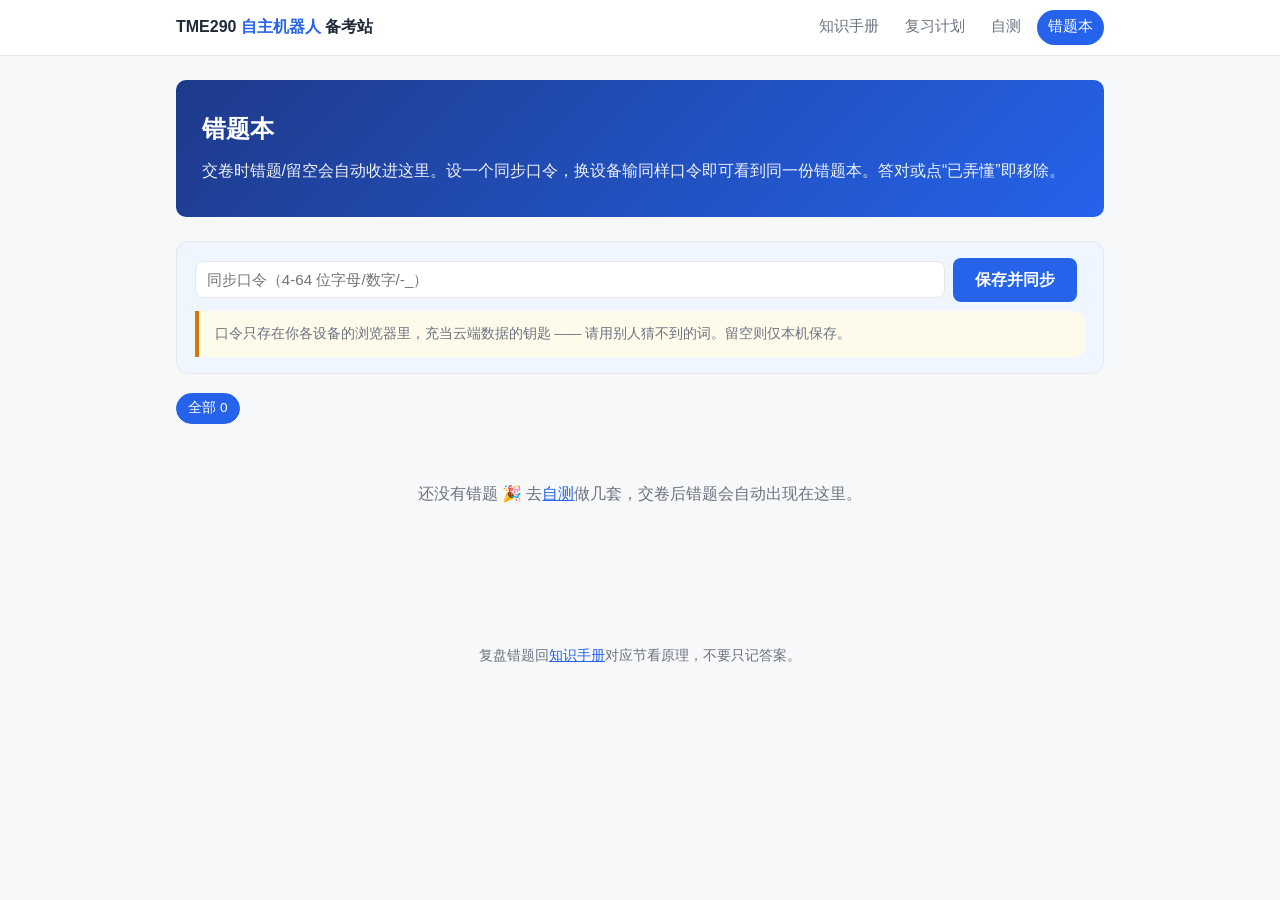
<file: wrongbook.html>
<!DOCTYPE html>
<html lang="zh-CN">
<head>
<meta charset="UTF-8">
<meta name="viewport" content="width=device-width, initial-scale=1.0, viewport-fit=cover">
<title>TME290 错题本 · 跨端同步</title>
<link rel="stylesheet" href="style.css">
<link rel="icon" href="data:image/svg+xml,<svg xmlns='http://www.w3.org/2000/svg' viewBox='0 0 100 100'><text y='.9em' font-size='90'>🤖</text></svg>">
<style>
  .sync-box { background: var(--accent-soft); border: 1px solid var(--line); border-radius: 12px; padding: 1rem 1.1rem; margin: 0 0 1.2rem; }
  .sync-box .row { display: flex; gap: 0.5rem; flex-wrap: wrap; align-items: center; }
  .sync-box input { flex: 1 1 180px; min-width: 140px; padding: 0.55rem 0.7rem; border: 1px solid var(--line); border-radius: 8px; font-size: 0.95rem; }
  .sync-box .hint { color: var(--muted); font-size: 0.85rem; margin: 0.55rem 0 0; }
  .sync-status { font-size: 0.88rem; margin-left: auto; }
  .filters { display: flex; gap: 0.4rem; flex-wrap: wrap; margin: 0 0 1rem; }
  .filters button { padding: 0.35rem 0.7rem; border: 1px solid var(--line); background: #fff; color: var(--muted); border-radius: 999px; font-size: 0.85rem; cursor: pointer; }
  .filters button.on { background: var(--accent); color: #fff; border-color: var(--accent); }
  .wb-item .top { display: flex; justify-content: space-between; gap: 0.6rem; align-items: baseline; }
  .wb-item .top .rmv { flex: 0 0 auto; font-size: 0.82rem; padding: 0.25rem 0.55rem; border-radius: 6px; border: 1px solid var(--line); background: #fff; color: var(--muted); cursor: pointer; }
  .wb-item .top .rmv:hover { border-color: var(--accent); color: var(--accent); }
  .empty { text-align: center; color: var(--muted); padding: 2.5rem 1rem; }
</style>
</head>
<body>

<nav class="nav">
  <div class="nav-inner">
    <a class="brand" href="index.html">TME290 <span>自主机器人</span> 备考站</a>
    <div class="links">
      <a href="index.html">知识手册</a>
      <a href="plan.html">复习计划</a>
      <a href="exam.html">自测</a>
      <a href="wrongbook.html" class="active">错题本</a>
    </div>
  </div>
</nav>

<div class="wrap">

<div class="hero">
  <h1>错题本</h1>
  <p>交卷时错题/留空会自动收进这里。设一个同步口令，换设备输同样口令即可看到同一份错题本。答对或点“已弄懂”即移除。</p>
</div>

<div class="sync-box">
  <div class="row">
    <input id="codeInput" placeholder="同步口令（4-64 位字母/数字/-_）" autocapitalize="off" autocorrect="off" spellcheck="false">
    <button class="btn primary" id="syncBtn">保存并同步</button>
    <span class="sync-status muted" id="syncStatus"></span>
  </div>
  <p class="hint">口令只存在你各设备的浏览器里，充当云端数据的钥匙 —— 请用别人猜不到的词。留空则仅本机保存。</p>
</div>

<div class="filters" id="filters"></div>
<div id="retestBar"></div>
<div id="list"></div>
<div id="retest" style="display:none"></div>

</div>

<footer>复盘错题回<a href="index.html">知识手册</a>对应节看原理，不要只记答案。</footer>

<script src="exam-data.js"></script>
<script src="sync.js"></script>
<script>
(function () {
  var listEl = document.getElementById('list');
  var filtersEl = document.getElementById('filters');
  var retestBar = document.getElementById('retestBar');
  var retestEl = document.getElementById('retest');
  var syncBox = document.querySelector('.sync-box');
  var codeInput = document.getElementById('codeInput');
  var syncBtn = document.getElementById('syncBtn');
  var statusEl = document.getElementById('syncStatus');
  var filter = 'all';
  var rt = null; // 重测状态：{ items, idx, answers, submitted }

  function esc(s) { return (s || '').replace(/&/g, '&amp;').replace(/</g, '&lt;').replace(/>/g, '&gt;'); }
  function setStatus(t, cls) { statusEl.textContent = t; statusEl.className = 'sync-status ' + (cls || 'muted'); }

  function keyOf(e) { return e.examId + '#' + e.n; }
  function isRight(e, u) { if (u === undefined) return false; if (e.correct === 'both') return true; return u === e.correct; }

  function render() {
    var items = WrongBook.activeList(WrongBook.load());

    // 试卷筛选条
    var byExam = {};
    items.forEach(function (e) { byExam[e.examId] = byExam[e.examId] || { title: e.examTitle, n: 0 }; byExam[e.examId].n++; });
    var fhtml = '<button data-f="all" class="' + (filter === 'all' ? 'on' : '') + '">全部 ' + items.length + '</button>';
    Object.keys(byExam).forEach(function (id) {
      fhtml += '<button data-f="' + id + '" class="' + (filter === id ? 'on' : '') + '">' + esc(byExam[id].title) + ' ' + byExam[id].n + '</button>';
    });
    filtersEl.innerHTML = fhtml;
    filtersEl.querySelectorAll('button').forEach(function (b) {
      b.addEventListener('click', function () { filter = b.dataset.f; render(); });
    });

    var shown = items.filter(function (e) { return filter === 'all' || e.examId === filter; });

    if (shown.length) {
      retestBar.innerHTML = '<button class="btn primary" id="startRetest" style="margin-bottom:1rem">🔁 重测' +
        (filter === 'all' ? '全部' : '本卷') + '错题（' + shown.length + '）</button>';
      document.getElementById('startRetest').addEventListener('click', function () { startRetest(shown.slice()); });
    } else {
      retestBar.innerHTML = '';
    }

    if (!shown.length) {
      listEl.innerHTML = '<div class="empty">' + (items.length ? '该卷暂无错题。' : '还没有错题 🎉 去<a href="exam.html">自测</a>做几套，交卷后错题会自动出现在这里。') + '</div>';
      return;
    }

    var html = '', curExam = null;
    shown.forEach(function (e) {
      if (e.examId !== curExam) { curExam = e.examId; html += '<div class="section-title">' + esc(e.examTitle) + '</div>'; }
      var correct = e.correct === 'both' ? 'T/F 均可' : e.correct;
      var yours = e.user === '' ? '留空' : (e.user === 'T' ? 'True' : 'False');
      var cls = e.user === '' ? 'blank-q' : 'wrong';
      html +=
        '<div class="question ' + cls + ' wb-item" data-k="' + esc(keyOf(e)) + '">' +
          '<div class="top">' +
            '<p class="stem"><span class="num">' + e.n + '.</span>' + esc(e.q) + '</p>' +
            '<button class="rmv" title="已弄懂，移出错题本">已弄懂 ✓</button>' +
          '</div>' +
          '<div class="explain">' +
            (e.user === '' ? '⚠️ <strong>留空</strong>' : '❌ 你选 <strong>' + yours + '</strong>') +
            ' · 正确答案 <strong>' + correct + '</strong> — ' + esc(e.explain) +
          '</div>' +
        '</div>';
    });
    listEl.innerHTML = html;
    listEl.querySelectorAll('.wb-item .rmv').forEach(function (btn) {
      btn.addEventListener('click', function () {
        WrongBook.resolve(btn.closest('.wb-item').dataset.k);
        render();
      });
    });
  }

  // ---------- 错题重测 ----------
  function showBookView(v) {
    syncBox.style.display = v ? '' : 'none';
    filtersEl.style.display = v ? '' : 'none';
    retestBar.style.display = v ? '' : 'none';
    listEl.style.display = v ? '' : 'none';
    retestEl.style.display = v ? 'none' : '';
  }

  function startRetest(items) {
    if (!items.length) return;
    rt = { items: items, idx: 0, answers: {}, submitted: false };
    showBookView(false);
    renderRetest();
    window.scrollTo({ top: 0 });
  }

  function rtGo(i) {
    rt.idx = Math.max(0, Math.min(rt.items.length, i));
    renderRetest();
    window.scrollTo({ top: 0 });
  }

  function rtAnswer(v) {
    var e = rt.items[rt.idx];
    rt.answers[keyOf(e)] = v;
    var at = rt.idx;
    var b = document.getElementById(v === 'T' ? 'rT' : 'rF');
    var o = document.getElementById(v === 'T' ? 'rF' : 'rT');
    if (b) { b.classList.add('sel'); o.classList.remove('sel'); }
    setTimeout(function () { if (rt && !rt.submitted && rt.idx === at) rtGo(at + 1); }, 180);
  }

  function rtDone() { return Object.keys(rt.answers).length; }

  function renderRetest() {
    if (rt.submitted) { renderRetestResult(); return; }
    if (rt.idx >= rt.items.length) { renderRetestFinish(); return; }
    var e = rt.items[rt.idx];
    var u = rt.answers[keyOf(e)];
    var pct = Math.round(rtDone() / rt.items.length * 100);
    retestEl.innerHTML =
      '<div class="single">' +
        '<div class="progressbar"><div style="width:' + pct + '%"></div></div>' +
        '<div class="qcard">' +
          '<div class="meta"><span class="sec">' + esc(e.examTitle) + '</span><span>第 ' + (rt.idx + 1) + ' / ' + rt.items.length + ' 题</span></div>' +
          '<p class="stem-big">' + esc(e.q) + '</p>' +
          '<div class="big-tf">' +
            '<button class="bf' + (u === 'F' ? ' sel' : '') + '" id="rF">✗ False</button>' +
            '<button class="bt' + (u === 'T' ? ' sel' : '') + '" id="rT">✓ True</button>' +
          '</div>' +
          '<div class="qnav">' +
            '<button class="btn ghost" id="rPrev"' + (rt.idx === 0 ? ' disabled' : '') + '>← 上一题</button>' +
            '<button class="btn ghost" id="rSkip">' + (u ? '下一题 →' : '跳过 →') + '</button>' +
          '</div>' +
          '<div class="qnav" style="margin-top:0.6rem">' +
            '<button class="btn ghost" id="rExit">退出重测</button>' +
            '<button class="btn primary" id="rSubmit">交卷判分</button>' +
          '</div>' +
          '<div class="kbd-hint">键盘：← False · → True · ⌫ 上一题</div>' +
        '</div>' +
      '</div>';
    document.getElementById('rF').addEventListener('click', function () { rtAnswer('F'); });
    document.getElementById('rT').addEventListener('click', function () { rtAnswer('T'); });
    document.getElementById('rPrev').addEventListener('click', function () { rtGo(rt.idx - 1); });
    document.getElementById('rSkip').addEventListener('click', function () { rtGo(rt.idx + 1); });
    document.getElementById('rExit').addEventListener('click', exitRetest);
    document.getElementById('rSubmit').addEventListener('click', submitRetest);
  }

  function renderRetestFinish() {
    var blanks = rt.items.filter(function (e) { return rt.answers[keyOf(e)] === undefined; });
    var html =
      '<div class="single"><div class="qcard">' +
        '<h2 style="margin:0 0 0.6rem;border:none;padding:0">已到末尾 · 已答 ' + rtDone() + ' / ' + rt.items.length + '</h2>' +
        (blanks.length ? '<p>还有 <strong>' + blanks.length + '</strong> 题留空，留空按答错处理（仍留在错题本）。</p>' : '<p>全部作答完毕 🎉</p>') +
        '<div class="qnav">' +
          '<button class="btn ghost" id="rBackChk">← 回去检查</button>' +
          '<button class="btn primary" id="rFinish">交卷判分</button>' +
        '</div>' +
        '<div class="qnav" style="margin-top:0.6rem"><button class="btn ghost" id="rExit2">退出重测</button></div>' +
      '</div></div>';
    retestEl.innerHTML = html;
    document.getElementById('rBackChk').addEventListener('click', function () { rtGo(rt.items.length - 1); });
    document.getElementById('rFinish').addEventListener('click', submitRetest);
    document.getElementById('rExit2').addEventListener('click', exitRetest);
  }

  function submitRetest() {
    var done = rtDone();
    if (done < rt.items.length && !confirm('还有 ' + (rt.items.length - done) + ' 题未作答（按答错处理）。确定交卷？')) return;
    rt.submitted = true;
    applyRetest();
    renderRetest();
  }

  // 把重测结果写回错题本：答对 → 移出（墓碑）；仍错/留空 → 更新作答并刷新时间戳
  function applyRetest() {
    var book = WrongBook.load(), t = Date.now();
    rt.items.forEach(function (e) {
      var k = keyOf(e);
      if (!book.data[k]) return;
      var u = rt.answers[k];
      if (isRight(e, u)) {
        book.data[k] = Object.assign({}, book.data[k], { removed: true, ts: t });
      } else {
        book.data[k] = Object.assign({}, book.data[k], { user: u === undefined ? '' : u, ts: t });
      }
    });
    book.updatedAt = t;
    WrongBook.saveLocal(book);
    WrongBook.push();
  }

  function renderRetestResult() {
    var right = 0, stillWrong = 0;
    rt.items.forEach(function (e) { if (isRight(e, rt.answers[keyOf(e)])) right++; else stillWrong++; });
    var html =
      '<div class="result-banner">' +
        '<div><span class="score">' + right + '</span> / ' + rt.items.length + ' 答对</div>' +
        '<div>' +
          (right ? '弄懂 ' + right + ' 题，已移出错题本 ✅' : '') +
          (stillWrong ? (right ? ' · ' : '') + '仍错 ' + stillWrong + ' 题，留在错题本' : '') +
        '</div>' +
        '<div style="color:var(--muted);font-size:0.9rem">仍错的回<a href="index.html">知识手册</a>对应节看原理，再来一遍。</div>' +
      '</div>';
    rt.items.forEach(function (e) {
      var u = rt.answers[keyOf(e)];
      var ok = isRight(e, u);
      var correct = e.correct === 'both' ? 'T/F 均可' : e.correct;
      var yours = u === undefined ? '留空' : (u === 'T' ? 'True' : 'False');
      html +=
        '<div class="question ' + (ok ? 'correct' : (u === undefined ? 'blank-q' : 'wrong')) + '">' +
          '<p class="stem"><span class="num">' + e.n + '.</span>' + esc(e.q) + '</p>' +
          '<div class="explain">' +
            (ok ? '✅ 答对，已移出' : (u === undefined ? '⚠️ 留空' : '❌ 你选 <strong>' + yours + '</strong>')) +
            ' · 正确答案 <strong>' + correct + '</strong> — ' + esc(e.explain) +
          '</div>' +
        '</div>';
    });
    html += '<div class="qnav" style="margin-top:1rem"><button class="btn primary" id="rBack">← 返回错题本</button></div>';
    retestEl.innerHTML = html;
    document.getElementById('rBack').addEventListener('click', exitRetest);
    window.scrollTo({ top: 0 });
  }

  function exitRetest() {
    rt = null;
    showBookView(true);
    render();
    window.scrollTo({ top: 0 });
  }

  document.addEventListener('keydown', function (ev) {
    if (!rt || rt.submitted || rt.idx >= rt.items.length) return;
    if (ev.key === 'ArrowLeft') { ev.preventDefault(); rtAnswer('F'); }
    else if (ev.key === 'ArrowRight') { ev.preventDefault(); rtAnswer('T'); }
    else if (ev.key === 'Backspace') { ev.preventDefault(); rtGo(rt.idx - 1); }
  });

  syncBtn.addEventListener('click', function () {
    var code = codeInput.value.trim();
    if (code && !WrongBook.validCode(code)) { setStatus('口令需 4-64 位字母/数字/-_', 'muted'); return; }
    WrongBook.setCode(code);
    if (!code) { setStatus('已清除口令，仅本机保存', 'muted'); render(); return; }
    setStatus('同步中…', 'muted');
    WrongBook.sync().then(function () {
      setStatus('已同步 ✓', 'muted'); render();
    }).catch(function (e) {
      setStatus(e && e.message === 'no-code' ? '请先填口令' : '同步失败（后端未配置或网络问题），已保留本机数据', 'muted');
    });
  });

  // 启动：回填口令，若已设则自动拉取合并
  codeInput.value = WrongBook.getCode();
  render();
  if (WrongBook.validCode(WrongBook.getCode())) {
    setStatus('同步中…', 'muted');
    WrongBook.sync().then(function () { setStatus('已同步 ✓', 'muted'); render(); })
      .catch(function () { setStatus('离线 / 后端未配置，显示本机数据', 'muted'); });
  }
})();
</script>
</body>
</html>
</file>
<file: style.css>
:root {
  --bg: #f7f8fa;
  --card: #ffffff;
  --ink: #1f2937;
  --muted: #6b7280;
  --line: #e5e7eb;
  --accent: #2563eb;
  --accent-soft: #eff6ff;
  --true: #059669;
  --true-soft: #ecfdf5;
  --false: #dc2626;
  --false-soft: #fef2f2;
  --warn: #d97706;
  --warn-soft: #fffbeb;
  --radius: 10px;
}

* { box-sizing: border-box; }

html { scroll-behavior: smooth; scroll-padding-top: 4.5rem; }

body {
  margin: 0;
  font-family: -apple-system, BlinkMacSystemFont, "Segoe UI", "PingFang SC",
    "Hiragino Sans GB", "Microsoft YaHei", "Noto Sans SC", sans-serif;
  background: var(--bg);
  color: var(--ink);
  line-height: 1.75;
}

/* ---------- Top nav ---------- */
.nav {
  position: sticky;
  top: 0;
  z-index: 50;
  background: rgba(255, 255, 255, 0.92);
  backdrop-filter: blur(8px);
  border-bottom: 1px solid var(--line);
}
.nav-inner {
  max-width: 960px;
  margin: 0 auto;
  padding: 0.6rem 1rem;
  display: flex;
  align-items: center;
  gap: 1rem;
  flex-wrap: wrap;
}
.nav .brand {
  font-weight: 700;
  color: var(--ink);
  text-decoration: none;
  font-size: 1rem;
}
.nav .brand span { color: var(--accent); }
.nav .links { display: flex; gap: 0.25rem; margin-left: auto; }
.nav .links a {
  text-decoration: none;
  color: var(--muted);
  padding: 0.3rem 0.7rem;
  border-radius: 999px;
  font-size: 0.92rem;
}
.nav .links a:hover { background: var(--accent-soft); color: var(--accent); }
.nav .links a.active { background: var(--accent); color: #fff; }

/* ---------- Layout ---------- */
.wrap { max-width: 960px; margin: 0 auto; padding: 1.5rem 1rem 4rem; }

.hero {
  background: linear-gradient(135deg, #1e3a8a, #2563eb);
  color: #fff;
  border-radius: var(--radius);
  padding: 1.8rem 1.6rem;
  margin-bottom: 1.5rem;
}
.hero h1 { margin: 0 0 0.4rem; font-size: 1.5rem; }
.hero p { margin: 0.2rem 0; opacity: 0.92; }
.hero .countdown {
  display: inline-block;
  margin-top: 0.8rem;
  background: rgba(255, 255, 255, 0.15);
  border: 1px solid rgba(255, 255, 255, 0.35);
  border-radius: 999px;
  padding: 0.25rem 0.9rem;
  font-weight: 600;
}

.card {
  background: var(--card);
  border: 1px solid var(--line);
  border-radius: var(--radius);
  padding: 1.3rem 1.5rem;
  margin-bottom: 1.4rem;
}
.card > h2 { margin-top: 0; }

h2 {
  font-size: 1.25rem;
  border-left: 4px solid var(--accent);
  padding-left: 0.6rem;
  margin: 2rem 0 0.8rem;
}
h3 { font-size: 1.05rem; margin: 1.4rem 0 0.5rem; }

a { color: var(--accent); }

/* ---------- Tables ---------- */
.table-scroll { overflow-x: auto; }
table {
  border-collapse: collapse;
  width: 100%;
  font-size: 0.92rem;
  margin: 0.6rem 0 1rem;
}
th, td {
  border: 1px solid var(--line);
  padding: 0.45rem 0.7rem;
  text-align: left;
  vertical-align: top;
}
th { background: var(--accent-soft); }
tr:nth-child(even) td { background: #fafbfc; }

/* ---------- Badges ---------- */
.badge {
  display: inline-block;
  font-weight: 700;
  font-size: 0.8rem;
  border-radius: 6px;
  padding: 0 0.45rem;
  line-height: 1.5;
  vertical-align: middle;
}
.badge.t { background: var(--true-soft); color: var(--true); border: 1px solid #a7f3d0; }
.badge.f { background: var(--false-soft); color: var(--false); border: 1px solid #fecaca; }
.badge.warn { background: var(--warn-soft); color: var(--warn); border: 1px solid #fde68a; }
.badge.year { background: #f3f4f6; color: var(--muted); border: 1px solid var(--line); font-weight: 600; }

/* ---------- Handbook ---------- */
.principle {
  background: var(--accent-soft);
  border-left: 4px solid var(--accent);
  border-radius: 0 var(--radius) var(--radius) 0;
  padding: 0.9rem 1.1rem;
  margin: 0.8rem 0 1.1rem;
}
.principle p { margin: 0.4rem 0; }

ul.qlist { list-style: none; padding: 0; margin: 0.4rem 0 1.2rem; }
ul.qlist li {
  background: var(--card);
  border: 1px solid var(--line);
  border-radius: 8px;
  padding: 0.55rem 0.8rem;
  margin-bottom: 0.45rem;
  font-size: 0.93rem;
}
ul.qlist li .en { color: var(--ink); }
ul.qlist li .zh { color: var(--muted); display: block; margin-top: 0.15rem; }

dl.terms { margin: 0.5rem 0 1rem; }
dl.terms dt { font-weight: 700; margin-top: 0.7rem; }
dl.terms dd { margin: 0.1rem 0 0 0; color: #374151; }

.toc {
  background: var(--card);
  border: 1px solid var(--line);
  border-radius: var(--radius);
  padding: 0.9rem 1.2rem;
  margin-bottom: 1.5rem;
  font-size: 0.93rem;
}
.toc ol { margin: 0.4rem 0 0; padding-left: 1.4rem; columns: 2; }
.toc ol li { margin: 0.15rem 0; break-inside: avoid; }
@media (max-width: 640px) { .toc ol { columns: 1; } }

.hint {
  background: var(--warn-soft);
  border-left: 4px solid var(--warn);
  border-radius: 0 var(--radius) var(--radius) 0;
  padding: 0.7rem 1rem;
  margin: 0.8rem 0;
  font-size: 0.93rem;
}

/* ---------- Exam: one question per page ---------- */
.single { max-width: 620px; margin: 0 auto; }
.progressbar {
  height: 6px;
  background: var(--line);
  border-radius: 999px;
  overflow: hidden;
  margin: 0.2rem 0 1rem;
}
.progressbar div {
  height: 100%;
  background: var(--accent);
  border-radius: 999px;
  transition: width 0.2s;
}
.qcard {
  background: var(--card);
  border: 1px solid var(--line);
  border-radius: var(--radius);
  padding: 1.5rem 1.4rem;
}
.qcard .meta {
  display: flex;
  justify-content: space-between;
  gap: 0.8rem;
  color: var(--muted);
  font-size: 0.85rem;
}
.qcard .meta .sec { overflow: hidden; text-overflow: ellipsis; white-space: nowrap; }
.qcard .meta span:last-child { white-space: nowrap; }
.qcard .stem-big {
  font-size: 1.15rem;
  line-height: 1.75;
  margin: 0.7rem 0 1.5rem;
  min-height: 5.5rem;
}
.big-tf { display: flex; gap: 0.8rem; }
.big-tf button {
  flex: 1;
  font: inherit;
  font-size: 1.1rem;
  font-weight: 800;
  padding: 1rem 0;
  border-radius: 12px;
  background: #fff;
  cursor: pointer;
}
.big-tf .bf { border: 2px solid #fecaca; color: var(--false); }
.big-tf .bt { border: 2px solid #a7f3d0; color: var(--true); }
.big-tf .bf:hover { background: var(--false-soft); }
.big-tf .bt:hover { background: var(--true-soft); }
.big-tf .bf.sel { background: var(--false); border-color: var(--false); color: #fff; }
.big-tf .bt.sel { background: var(--true); border-color: var(--true); color: #fff; }
.qnav { display: flex; justify-content: space-between; margin-top: 1.1rem; }
.exam-pick { cursor: pointer; margin-bottom: 0.9rem; transition: border-color 0.15s, box-shadow 0.15s; }
.exam-pick:hover { border-color: var(--accent); box-shadow: 0 2px 10px rgba(37, 99, 235, 0.12); }

.ctx {
  background: #f8fafc;
  border: 1px solid var(--line);
  border-radius: 8px;
  padding: 0.6rem 0.8rem;
  margin: 0.7rem 0;
  font-size: 0.88rem;
}
.ctx summary { cursor: pointer; }
.ctx ul { margin: 0.4rem 0 0.2rem; padding-left: 1.3rem; }
.ctx pre {
  overflow-x: auto;
  font-size: 0.72rem;
  line-height: 1.5;
  background: #0f172a;
  color: #e2e8f0;
  padding: 0.6rem 0.7rem;
  border-radius: 6px;
  margin: 0.3rem 0 0;
}
.ctx-grid { display: grid; grid-template-columns: 1fr 1fr; gap: 0.7rem; margin-top: 0.4rem; }
.ctx-grid > div { min-width: 0; }
.ctx-label { font-weight: 700; }
.ctx svg { display: block; max-width: 100%; height: auto; margin-top: 0.5rem; background: #fff; border-radius: 6px; }
@media (max-width: 900px) { .ctx-grid { grid-template-columns: 1fr; } }
.kbd-hint { text-align: center; color: var(--muted); font-size: 0.8rem; margin-top: 0.9rem; }
.blank-links a { margin-right: 0.5rem; }

/* ---------- Exam ---------- */
.exam-actions .progress { margin-left: auto; color: var(--muted); font-size: 0.95rem; }

.section-title {
  font-size: 1rem;
  font-weight: 700;
  color: var(--accent);
  margin: 1.8rem 0 0.6rem;
  border-left: 4px solid var(--accent);
  padding-left: 0.6rem;
}

.question {
  background: var(--card);
  border: 1px solid var(--line);
  border-radius: var(--radius);
  padding: 0.8rem 1rem;
  margin-bottom: 0.6rem;
}
.question .stem { margin: 0 0 0.5rem; }
.question .num { font-weight: 700; color: var(--accent); margin-right: 0.4rem; }
.tf { display: flex; gap: 0.5rem; }
.tf button {
  font: inherit;
  font-weight: 700;
  padding: 0.25rem 1.3rem;
  border-radius: 8px;
  border: 1.5px solid var(--line);
  background: #fff;
  color: var(--muted);
  cursor: pointer;
}
.tf button:hover { border-color: var(--accent); color: var(--accent); }
.tf button.sel-t { background: var(--true); border-color: var(--true); color: #fff; }
.tf button.sel-f { background: var(--false); border-color: var(--false); color: #fff; }

.question.correct { border-color: #a7f3d0; background: var(--true-soft); }
.question.wrong { border-color: #fecaca; background: var(--false-soft); }
.question.blank-q { border-color: #fde68a; background: var(--warn-soft); }

.explain {
  margin-top: 0.5rem;
  padding-top: 0.5rem;
  border-top: 1px dashed var(--line);
  font-size: 0.9rem;
  color: #374151;
}

.exam-actions {
  position: sticky;
  bottom: 0;
  background: rgba(247, 248, 250, 0.95);
  backdrop-filter: blur(6px);
  padding: 0.8rem 0 calc(0.8rem + env(safe-area-inset-bottom));
  display: flex;
  gap: 0.8rem;
  align-items: center;
  border-top: 1px solid var(--line);
}
.btn {
  font: inherit;
  font-weight: 600;
  padding: 0.5rem 1.4rem;
  border-radius: 8px;
  border: none;
  cursor: pointer;
}
.btn.primary { background: var(--accent); color: #fff; }
.btn.primary:hover { background: #1d4ed8; }
.btn.ghost { background: #fff; border: 1px solid var(--line); color: var(--muted); }
.btn.ghost:hover { color: var(--ink); }

.result-banner {
  border-radius: var(--radius);
  padding: 1.1rem 1.4rem;
  margin-bottom: 1.2rem;
  font-size: 1.05rem;
  border: 1px solid var(--line);
  background: var(--card);
}
.result-banner .score { font-size: 1.9rem; font-weight: 800; color: var(--accent); }

footer {
  text-align: center;
  color: var(--muted);
  font-size: 0.85rem;
  padding: 2rem 1rem 3rem;
}

/* ---------- Mobile ---------- */
@media (max-width: 640px) {
  html { scroll-padding-top: 6.5rem; }

  .nav-inner { padding: 0.5rem 0.8rem; gap: 0.3rem; }
  .nav .brand { font-size: 0.92rem; }
  .nav .links { width: 100%; margin-left: 0; }
  .nav .links a { flex: 1; text-align: center; padding: 0.3rem 0.2rem; font-size: 0.88rem; }

  .wrap { padding: 1rem 0.75rem 4.5rem; }
  .hero { padding: 1.2rem 1rem; }
  .hero h1 { font-size: 1.18rem; line-height: 1.5; }
  .hero p { font-size: 0.92rem; }
  .card { padding: 1rem 0.9rem; }
  h2 { font-size: 1.1rem; }
  h3 { font-size: 1rem; }

  table { font-size: 0.84rem; }
  th, td { padding: 0.35rem 0.5rem; }

  .principle, .hint { padding: 0.7rem 0.8rem; font-size: 0.93rem; }
  ul.qlist li { font-size: 0.9rem; padding: 0.5rem 0.65rem; }
  dl.terms dd { font-size: 0.93rem; }

  .question { padding: 0.7rem 0.75rem; }
  .question .stem { font-size: 0.95rem; }
  .tf button { flex: 1; padding: 0.55rem 0; font-size: 1rem; }
  .explain { font-size: 0.88rem; }

  .qcard { padding: 1.1rem 1rem; }
  .qcard .stem-big { font-size: 1.05rem; min-height: 6.5rem; }
  .big-tf button { padding: 1.1rem 0; }
  .kbd-hint { display: none; }

  .exam-actions { flex-wrap: wrap; gap: 0.6rem; }
  .btn { padding: 0.55rem 1.1rem; }
  .exam-actions .progress { width: 100%; margin: 0; text-align: center; font-size: 0.88rem; }

  .result-banner { padding: 0.9rem 1rem; font-size: 0.95rem; }
  .result-banner .score { font-size: 1.6rem; }
}
</file>
